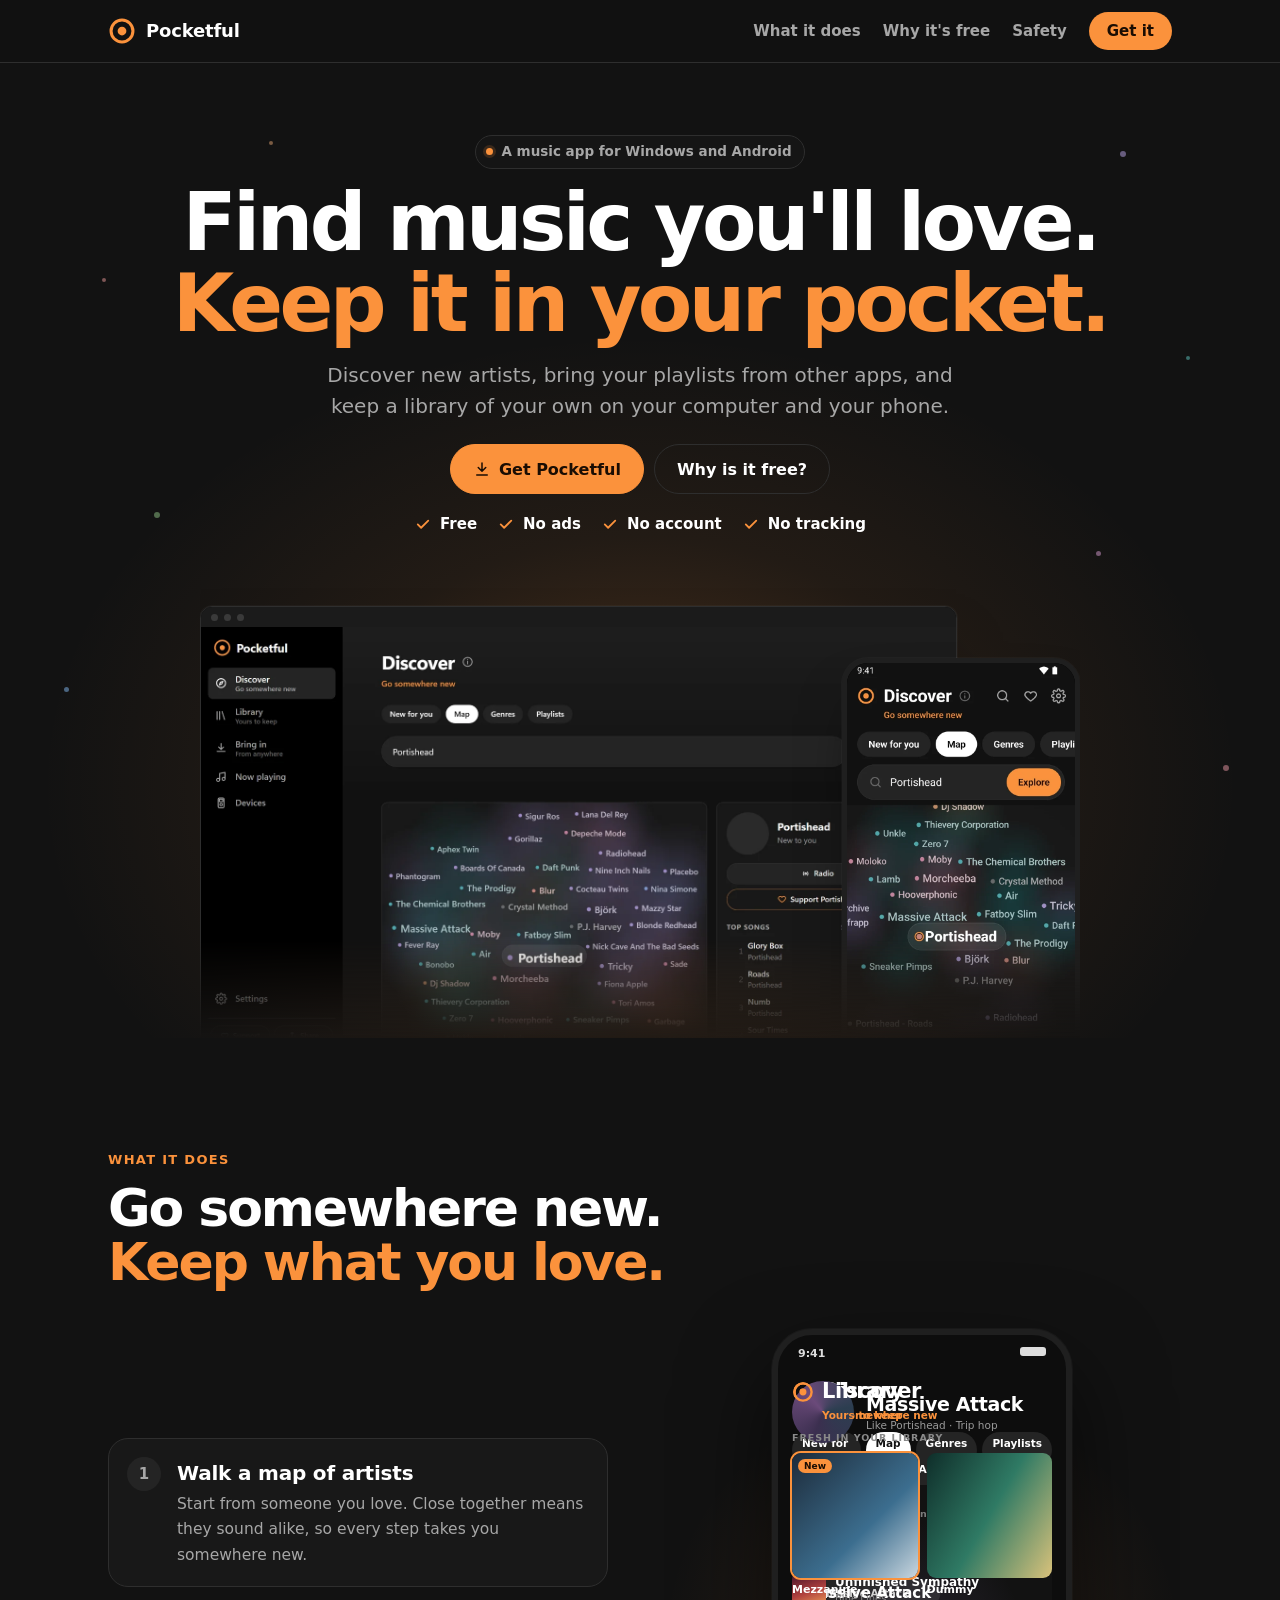
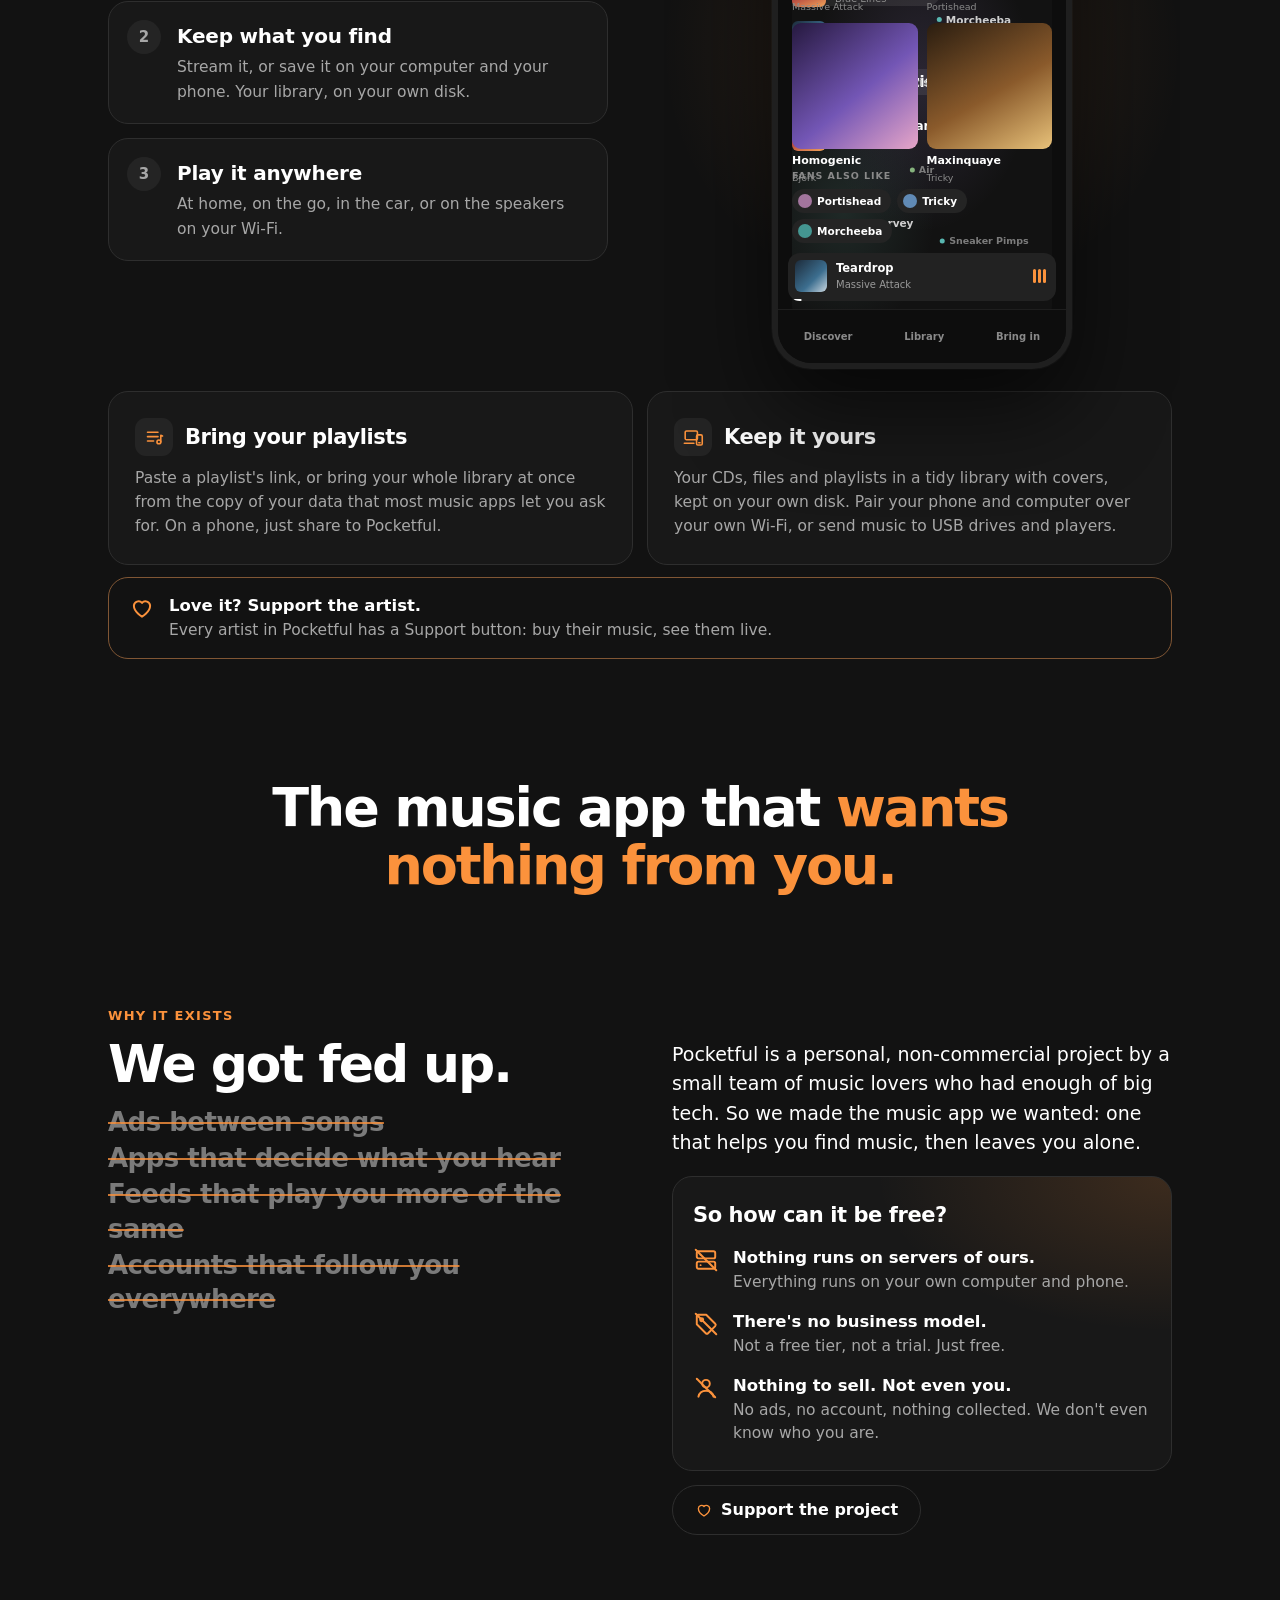
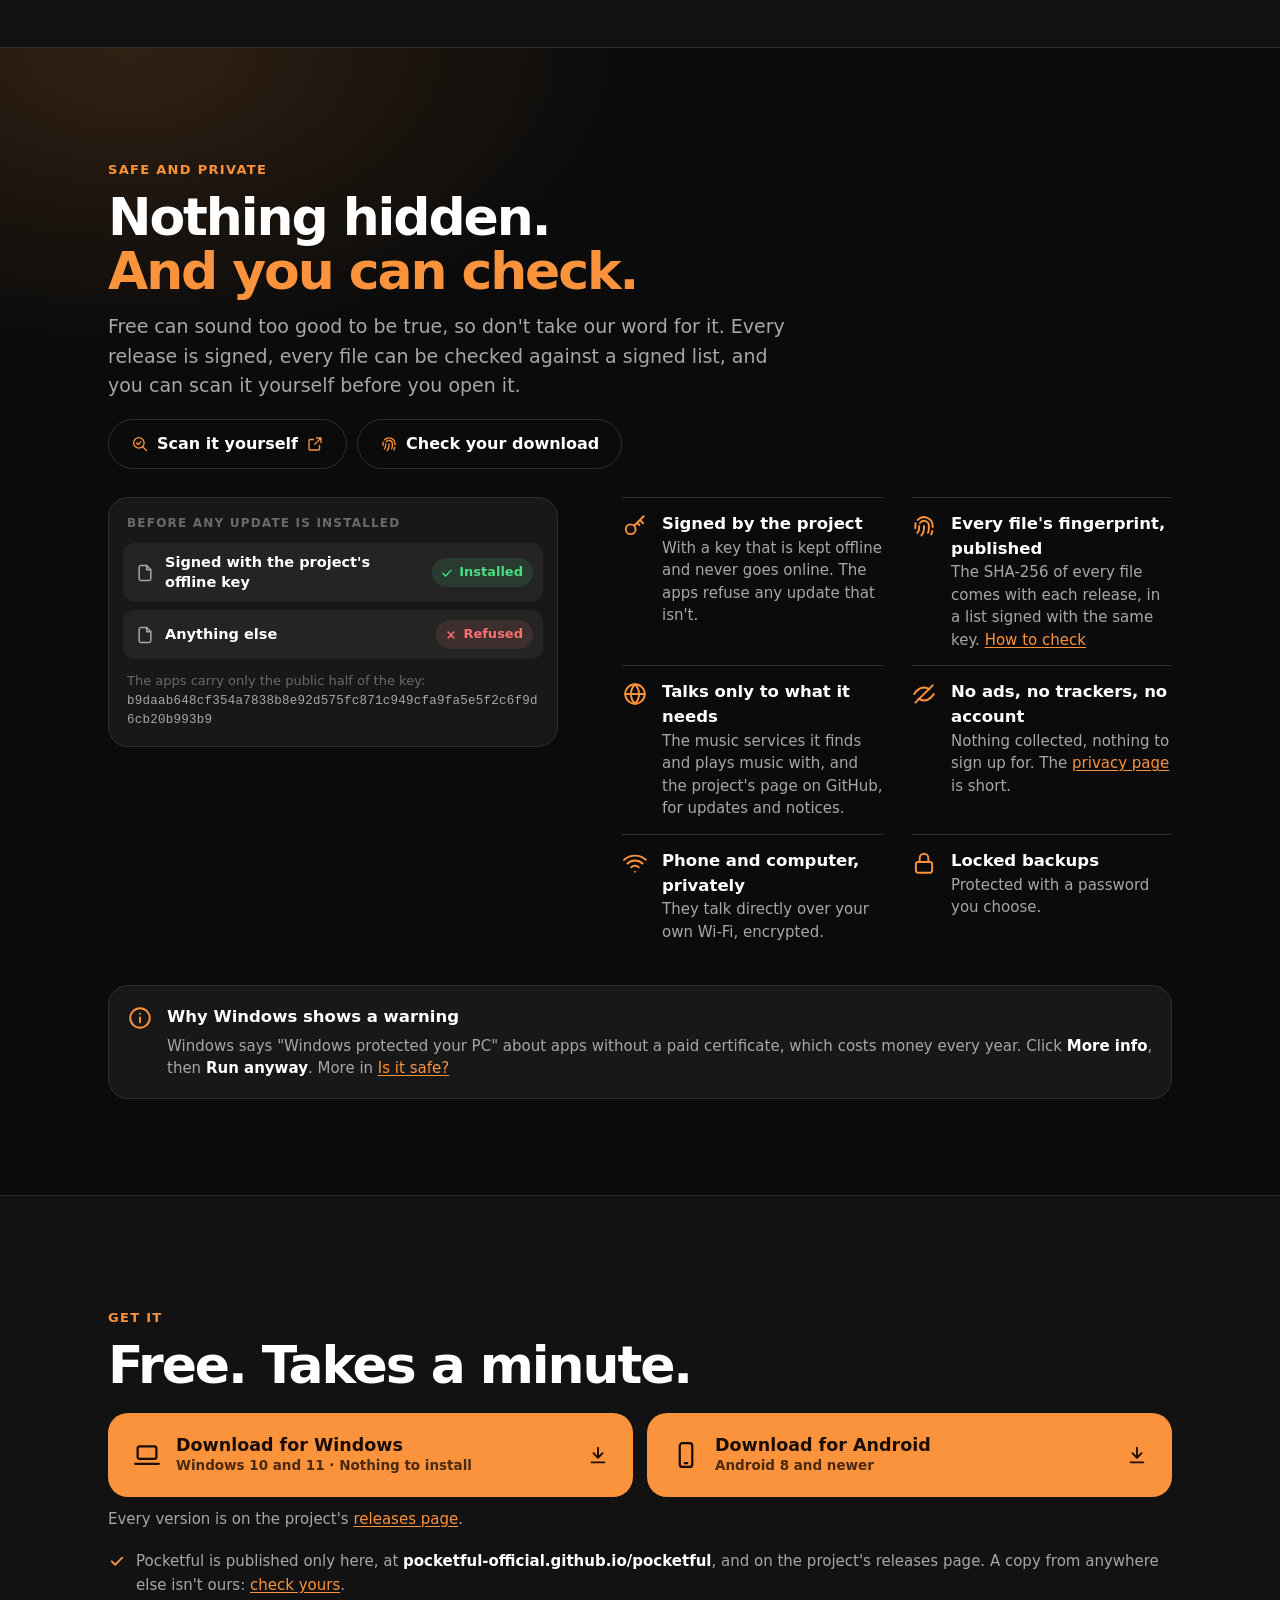
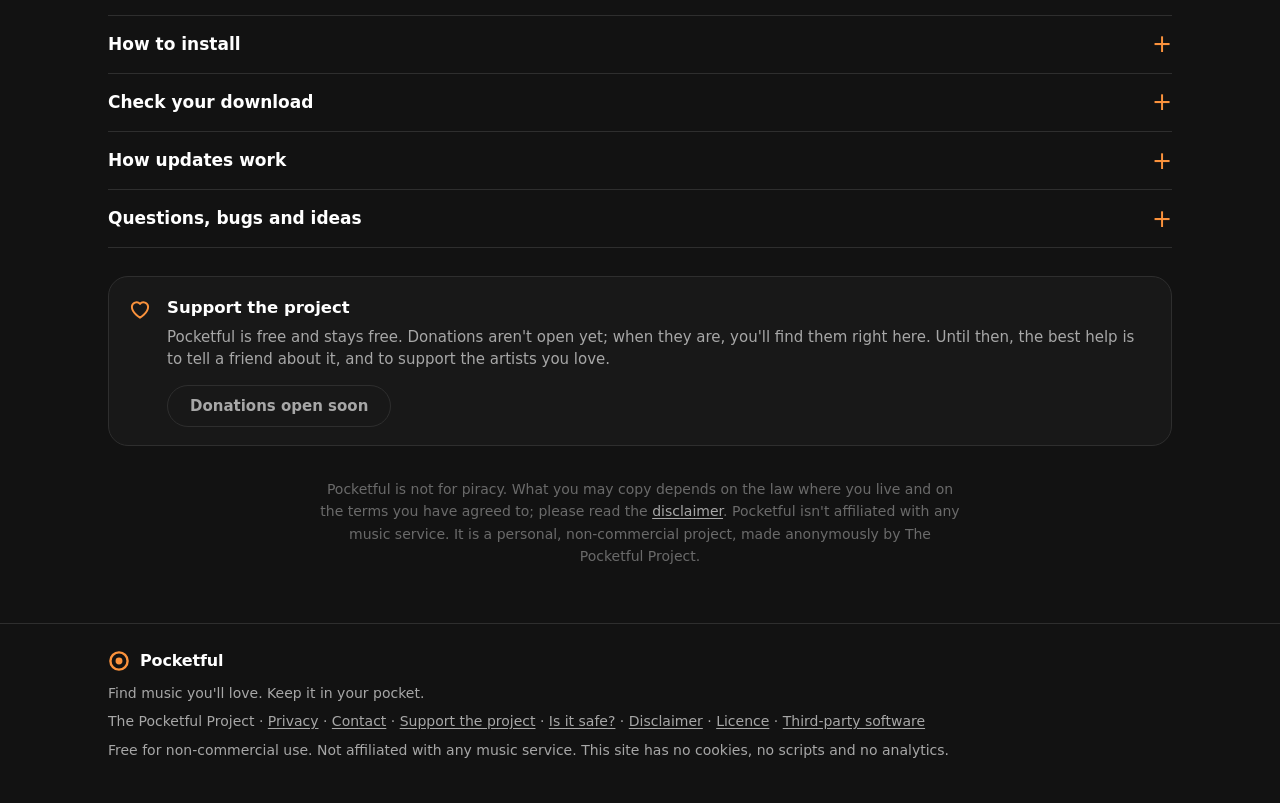
<file: docs/index.html>
<!doctype html>
<html lang="en">
<head>
<meta charset="utf-8">
<meta name="viewport" content="width=device-width, initial-scale=1">
<title>Pocketful: find music you'll love, keep it in your pocket</title>
<meta name="description" content="Pocketful is a free music app for Windows and Android. Discover new artists on a map of music, bring in your playlists, your CDs and your files, and keep it all in a library of your own. No ads, no account, no tracking.">
<meta name="referrer" content="no-referrer">
<meta name="theme-color" content="#121212">
<meta property="og:type" content="website">
<meta property="og:title" content="Pocketful: find music you'll love, keep it in your pocket">
<meta property="og:description" content="A free music app for Windows and Android. No ads, no account, no tracking.">
<meta property="og:url" content="https://pocketful-official.github.io/pocketful/">
<meta property="og:image" content="https://pocketful-official.github.io/pocketful/og-0.16.png">
<meta property="og:image:width" content="1280">
<meta property="og:image:height" content="640">
<meta name="twitter:card" content="summary_large_image">
<link rel="icon" href="favicon.svg" type="image/svg+xml">
<link rel="stylesheet" href="style.css">
</head>
<body class="home">

<!-- Line icons, drawn once and reused (plain strokes, like the apps; never emoji). -->
<svg width="0" height="0" style="position:absolute" aria-hidden="true">
  <defs>
    <symbol id="i-logo" viewBox="0 0 32 32"><circle cx="16" cy="16" r="12.5" fill="none" stroke="currentColor" stroke-width="3.5"/><circle cx="16" cy="16" r="5" fill="currentColor"/></symbol>
    <symbol id="i-compass" viewBox="0 0 24 24" fill="none" stroke="currentColor" stroke-width="1.8" stroke-linecap="round" stroke-linejoin="round"><circle cx="12" cy="12" r="9"/><path d="m15.5 8.5-2 5-5 2 2-5 5-2z"/></symbol>
    <symbol id="i-list" viewBox="0 0 24 24" fill="none" stroke="currentColor" stroke-width="1.8" stroke-linecap="round" stroke-linejoin="round"><path d="M4 6h12M4 11h12M4 16h7"/><circle cx="17" cy="17" r="2.2"/><path d="M19.2 17V9.5l2 .7"/></symbol>
    <symbol id="i-devices" viewBox="0 0 24 24" fill="none" stroke="currentColor" stroke-width="1.8" stroke-linecap="round" stroke-linejoin="round"><rect x="2.5" y="4.5" width="14" height="10" rx="1.5"/><path d="M1.5 18.5h11"/><rect x="15.5" y="9" width="6.5" height="11.5" rx="1.5"/><path d="M18 18h1.5"/></symbol>
    <symbol id="i-laptop" viewBox="0 0 24 24" fill="none" stroke="currentColor" stroke-width="1.8" stroke-linecap="round" stroke-linejoin="round"><rect x="4.5" y="5" width="15" height="10" rx="1.5"/><path d="M2.5 19h19"/></symbol>
    <symbol id="i-phone" viewBox="0 0 24 24" fill="none" stroke="currentColor" stroke-width="1.8" stroke-linecap="round" stroke-linejoin="round"><rect x="7" y="2.5" width="10" height="19" rx="2.2"/><path d="M11 18.5h2"/></symbol>
    <symbol id="i-key" viewBox="0 0 24 24" fill="none" stroke="currentColor" stroke-width="1.8" stroke-linecap="round" stroke-linejoin="round"><circle cx="8" cy="15" r="4.5"/><path d="M11.2 11.8 20 3M16.5 6.5l3 3M14 9l2.2 2.2"/></symbol>
    <symbol id="i-finger" viewBox="0 0 24 24" fill="none" stroke="currentColor" stroke-width="1.8" stroke-linecap="round" stroke-linejoin="round"><path d="M6.2 6.4A8 8 0 0 1 20 12v1"/><path d="M4.3 9.5A8 8 0 0 0 4 12v2"/><path d="M8.3 9.2A4.5 4.5 0 0 1 16.5 12v2.2a10 10 0 0 1-.9 4.1"/><path d="M7.5 12v2a6.5 6.5 0 0 1-1.6 4.4"/><path d="M12 12v2.4a9.6 9.6 0 0 1-2.4 6.3"/><path d="M19.8 16.5a14 14 0 0 1-1.2 3.3"/></symbol>
    <symbol id="i-user" viewBox="0 0 24 24" fill="none" stroke="currentColor" stroke-width="1.8" stroke-linecap="round" stroke-linejoin="round"><circle cx="12" cy="8" r="3.5"/><path d="M5 20c.8-3.6 3.6-5.5 7-5.5s6.2 1.9 7 5.5"/><path d="M3.5 3.5l17 17"/></symbol>
    <symbol id="i-eye" viewBox="0 0 24 24" fill="none" stroke="currentColor" stroke-width="1.8" stroke-linecap="round" stroke-linejoin="round"><path d="M3 12s3.3-6 9-6c2 0 3.7.7 5.1 1.7M21 12s-3.3 6-9 6c-2 0-3.7-.7-5.1-1.7"/><path d="M4 20L20 4"/></symbol>
    <symbol id="i-wifi" viewBox="0 0 24 24" fill="none" stroke="currentColor" stroke-width="1.8" stroke-linecap="round" stroke-linejoin="round"><path d="M5 12.5a10 10 0 0 1 14 0M8.5 16a5 5 0 0 1 7 0M2 9a15 15 0 0 1 20 0M12 20h.01"/></symbol>
    <symbol id="i-lock" viewBox="0 0 24 24" fill="none" stroke="currentColor" stroke-width="1.8" stroke-linecap="round" stroke-linejoin="round"><rect x="4.5" y="11" width="15" height="10" rx="2"/><path d="M8 11V7.5a4 4 0 0 1 8 0V11"/></symbol>
    <symbol id="i-info" viewBox="0 0 24 24" fill="none" stroke="currentColor" stroke-width="1.8" stroke-linecap="round" stroke-linejoin="round"><circle cx="12" cy="12" r="9"/><path d="M12 16v-4.5M12 8h.01"/></symbol>
    <symbol id="i-check" viewBox="0 0 24 24" fill="none" stroke="currentColor" stroke-width="2.4" stroke-linecap="round" stroke-linejoin="round"><path d="m5 12.5 4.5 4.5L19 7.5"/></symbol>
    <symbol id="i-x" viewBox="0 0 24 24" fill="none" stroke="currentColor" stroke-width="2.4" stroke-linecap="round" stroke-linejoin="round"><path d="M17 7 7 17M7 7l10 10"/></symbol>
    <symbol id="i-file" viewBox="0 0 24 24" fill="none" stroke="currentColor" stroke-width="1.8" stroke-linecap="round" stroke-linejoin="round"><path d="M14 3H7a2 2 0 0 0-2 2v14a2 2 0 0 0 2 2h10a2 2 0 0 0 2-2V8z"/><path d="M14 3v5h5"/></symbol>
    <symbol id="i-heart" viewBox="0 0 24 24" fill="none" stroke="currentColor" stroke-width="1.8" stroke-linecap="round" stroke-linejoin="round"><path d="M12 20s-7.5-4.4-7.5-10A4.3 4.3 0 0 1 12 7.3 4.3 4.3 0 0 1 19.5 10c0 5.6-7.5 10-7.5 10z"/></symbol>
    <symbol id="i-server" viewBox="0 0 24 24" fill="none" stroke="currentColor" stroke-width="1.8" stroke-linecap="round" stroke-linejoin="round"><rect x="3.5" y="4" width="17" height="6.5" rx="1.5"/><rect x="3.5" y="13.5" width="17" height="6.5" rx="1.5"/><path d="M7 7.25h.01M7 16.75h.01"/><path d="M2.5 2.5l19 19"/></symbol>
    <symbol id="i-tag" viewBox="0 0 24 24" fill="none" stroke="currentColor" stroke-width="1.8" stroke-linecap="round" stroke-linejoin="round"><path d="M3.5 12.2V4.5a1 1 0 0 1 1-1h7.7l8.3 8.3a1.5 1.5 0 0 1 0 2.1l-6.6 6.6a1.5 1.5 0 0 1-2.1 0z"/><circle cx="8" cy="8" r="1.4"/><path d="M2.5 2.5l19 19"/></symbol>
    <symbol id="i-globe" viewBox="0 0 24 24" fill="none" stroke="currentColor" stroke-width="1.8" stroke-linecap="round" stroke-linejoin="round"><circle cx="12" cy="12" r="9"/><path d="M3 12h18M12 3c2.5 2.6 3.8 5.6 3.8 9s-1.3 6.4-3.8 9c-2.5-2.6-3.8-5.6-3.8-9S9.5 5.6 12 3z"/></symbol>
    <symbol id="i-scan" viewBox="0 0 24 24" fill="none" stroke="currentColor" stroke-width="1.8" stroke-linecap="round" stroke-linejoin="round"><circle cx="10.5" cy="10.5" r="7"/><path d="m15.6 15.6 5 5"/><path d="m7.6 10.6 2 2 3.6-3.8"/></symbol>
    <symbol id="i-out" viewBox="0 0 24 24" fill="none" stroke="currentColor" stroke-width="1.8" stroke-linecap="round" stroke-linejoin="round"><path d="M14 4h6v6M20 4l-8.5 8.5"/><path d="M18 14v4.5a1.5 1.5 0 0 1-1.5 1.5h-11A1.5 1.5 0 0 1 4 18.5v-11A1.5 1.5 0 0 1 5.5 6H10"/></symbol>
    <symbol id="i-down" viewBox="0 0 24 24" fill="none" stroke="currentColor" stroke-width="2" stroke-linecap="round" stroke-linejoin="round"><path d="M12 4v11M7 10l5 5 5-5M5 20h14"/></symbol>
  </defs>
</svg>

<header class="top">
  <div class="wide">
    <a class="brand" href="index.html"><svg aria-hidden="true"><use href="#i-logo"/></svg>Pocketful</a>
    <nav class="links" aria-label="Main">
      <a class="hide-sm" href="#what">What it does</a>
      <a class="hide-sm" href="#why">Why it's free</a>
      <a class="hide-sm" href="#safe">Safety</a>
      <a class="cta" href="#get">Get it</a>
    </nav>
  </div>
</header>

<main class="home-main">

  <!-- 1. The first look: one strong line, the two buttons, the four promises. -->
  <section class="hero">
    <div class="sky" aria-hidden="true"><i></i><i></i><i></i><i></i><i></i><i></i><i></i><i></i><i></i></div>
    <div class="wide">
      <div class="hero-text">
        <p class="kicker">A music app for Windows and Android</p>
        <h1>Find music you'll love. <span>Keep it in your&nbsp;pocket.</span></h1>
        <p class="sub">Discover new artists, bring your playlists from other apps, and keep a library of your own on your computer and your phone.</p>
        <div class="buttons">
          <a class="btn" href="#get"><svg aria-hidden="true"><use href="#i-down"/></svg>Get Pocketful</a>
          <a class="btn ghost" href="#why">Why is it free?</a>
        </div>
        <ul class="promises" aria-label="Promises">
          <li><svg aria-hidden="true"><use href="#i-check"/></svg>Free</li>
          <li><svg aria-hidden="true"><use href="#i-check"/></svg>No ads</li>
          <li><svg aria-hidden="true"><use href="#i-check"/></svg>No account</li>
          <li><svg aria-hidden="true"><use href="#i-check"/></svg>No tracking</li>
        </ul>
      </div>

      <div class="stage">
        <div class="window"><div class="bar"><i></i><i></i><i></i></div><img src="img/pc-map.webp" width="1600" height="1000" alt="Pocketful on Windows: a map of artists around Portishead, with Massive Attack, Björk, Tricky and many more, and the artist's top songs"></div>
        <div class="phone"><div class="screen"><img src="img/phone-map.webp" width="720" height="1600" alt="Pocketful on Android: the same map of artists"></div></div>
      </div>
    </div>
  </section>

  <!-- 2. What it does: the app at work (a phone drawn in CSS, one 18 s story on a loop). -->
  <section class="section what" id="what">
    <div class="wide">
      <p class="eyebrow">What it does</p>
      <h2>Go somewhere new. <span>Keep what you love.</span></h2>

      <div class="live">
        <ol class="steps-live">
          <li><span class="n">1</span><div><b>Walk a map of artists</b><span>Start from someone you love. Close together means they sound alike, so every step takes you somewhere new.</span></div></li>
          <li><span class="n">2</span><div><b>Keep what you find</b><span>Stream it, or save it on your computer and your phone. Your library, on your own disk.</span></div></li>
          <li><span class="n">3</span><div><b>Play it anywhere</b><span>At home, on the go, in the car, or on the speakers on your Wi-Fi.</span></div></li>
        </ol>

        <div class="demo" aria-hidden="true">
          <div class="dphone"><div class="scr">
            <div class="status"><span>9:41</span><i></i></div>

            <div class="sc s1">
              <div class="apphead"><svg><use href="#i-logo"/></svg><b>Discover</b></div><small>Go somewhere new</small>
              <div class="pills"><i>New for you</i><i class="on">Map</i><i>Genres</i><i>Playlists</i></div>
              <div class="map">
                <div class="pan" style="--px: 24%; --py: 20%">
                  <span class="far" style="--x: 50%; --y: 8%; --h: 140">Bonobo</span>
                  <span style="--x: 78%; --y: 15%; --h: 20">Moloko</span>
                  <span class="far" style="--x: 16%; --y: 9%; --h: 250">Unkle</span>
                  <span style="--x: 26%; --y: 26%; --h: 300" class="from">Massive Attack</span>
                  <span style="--x: 26%; --y: 26%; --h: 300" class="hl to">Massive Attack</span>
                  <span style="--x: 70%; --y: 32%; --h: 190">Morcheeba</span>
                  <span class="far" style="--x: 8%; --y: 40%; --h: 60">Lamb</span>
                  <span style="--x: 50%; --y: 46%" class="hl from">Portishead</span>
                  <span style="--x: 50%; --y: 46%; --h: 330" class="to">Portishead</span>
                  <span style="--x: 22%; --y: 58%; --h: 330">Björk</span>
                  <span style="--x: 76%; --y: 58%; --h: 250">Tricky</span>
                  <span class="far" style="--x: 50%; --y: 66%; --h: 140">Air</span>
                  <span style="--x: 34%; --y: 78%; --h: 20">PJ Harvey</span>
                  <span class="far" style="--x: 74%; --y: 82%; --h: 190">Sneaker Pimps</span>
                  <span class="far" style="--x: 16%; --y: 92%; --h: 60">Hooverphonic</span>
                  <span class="far" style="--x: -6%; --y: 14%; --h: 20">Thievery Corporation</span>
                  <span class="far" style="--x: -2%; --y: -6%; --h: 300">DJ Shadow</span>
                  <span class="far" style="--x: 26%; --y: -14%; --h: 140">Zero 7</span>
                  <i class="tap" style="--x: 26%; --y: 26%"></i>
                </div>
              </div>
            </div>

            <div class="sc s2">
              <div class="art"><i class="av"></i><div><b>Massive Attack</b><small>Like Portishead · Trip hop</small></div></div>
              <div class="abtns"><span class="play">&#9654;</span><span>Radio</span><span class="add">+ Add<i class="done">&#10003; Added</i></span></div>
              <div class="rows">
                <p class="lbl">TOP SONGS</p>
                <div class="row"><i class="cv g1"></i><div><b>Teardrop</b><small>Mezzanine</small></div><em class="st">&#10003;</em><span class="pb"></span></div>
                <div class="row"><i class="cv g2"></i><div><b>Unfinished Sympathy</b><small>Blue Lines</small></div><em class="st">&#10003;</em><span class="pb"></span></div>
                <div class="row"><i class="cv g1"></i><div><b>Angel</b><small>Mezzanine</small></div><em class="st">&#10003;</em><span class="pb"></span></div>
                <div class="row"><i class="cv g6"></i><div><b>Protection</b><small>Protection</small></div></div>
                <div class="row"><i class="cv g2"></i><div><b>Safe from Harm</b><small>Blue Lines</small></div></div>
              </div>
              <p class="lbl fans">FANS ALSO LIKE</p>
              <div class="fans"><span><i style="--h: 330"></i>Portishead</span><span><i style="--h: 250"></i>Tricky</span><span><i style="--h: 190"></i>Morcheeba</span></div>
              <div class="choice"><p>Add 3 songs</p><div><span>Stream</span><span class="dl">Download</span></div></div>
            </div>

            <div class="sc s3">
              <div class="apphead"><svg><use href="#i-logo"/></svg><b>Library</b></div><small>Yours to keep</small>
              <p class="lbl shelf">FRESH IN YOUR LIBRARY</p>
              <div class="tiles">
                <div class="new"><i class="cv g1"></i><b>Mezzanine</b><small>Massive Attack</small></div>
                <div><i class="cv g3"></i><b>Dummy</b><small>Portishead</small></div>
                <div><i class="cv g4"></i><b>Homogenic</b><small>Björk</small></div>
                <div><i class="cv g5"></i><b>Maxinquaye</b><small>Tricky</small></div>
              </div>
            </div>
            <div class="mini"><i class="cv g1"></i><div><b>Teardrop</b><small>Massive Attack</small></div><span class="eq"><i></i><i></i><i></i></span><i class="line"></i></div>

            <div class="tabs"><i class="t1">Discover</i><i class="t2">Library</i><i>Bring in</i></div>
          </div></div>
        </div>
      </div>

      <div class="blocks">
        <article class="block">
          <h3><span class="icon"><svg aria-hidden="true"><use href="#i-list"/></svg></span>Bring your playlists</h3>
          <p>Paste a playlist's link, or bring your whole library at once from the copy of your data that most music apps let you ask for. On a phone, just share to Pocketful.</p>
        </article>

        <article class="block">
          <h3><span class="icon"><svg aria-hidden="true"><use href="#i-devices"/></svg></span>Keep it yours</h3>
          <p>Your CDs, files and playlists in a tidy library with covers, kept on your own disk. Pair your phone and computer over your own Wi-Fi, or send music to USB drives and players.</p>
        </article>
      </div>

      <p class="artists"><svg aria-hidden="true"><use href="#i-heart"/></svg><span><b>Love it? Support the artist.</b> Every artist in Pocketful has a Support button: buy their music, see them live.</span></p>
    </div>
  </section>

  <!-- The promise, in a band of its own. -->
  <section class="nothing">
    <div class="wide"><p>The music app that <span>wants nothing from&nbsp;you.</span></p></div>
  </section>

  <!-- 2. Why it exists: the honest answer to "what's the catch?". -->
  <section class="section why" id="why">
    <div class="wide">
      <div class="why-head">
        <p class="eyebrow">Why it exists</p>
        <h2>We got fed up.</h2>
        <ul class="struck" aria-label="What we got fed up with">
          <li><s>Ads between songs</s></li>
          <li><s>Apps that decide what you hear</s></li>
          <li><s>Feeds that play you more of the same</s></li>
          <li><s>Accounts that follow you everywhere</s></li>
        </ul>
      </div>
      <div class="why-body">
        <p class="lead">Pocketful is a personal, non-commercial project by a small team of music lovers who had enough of big tech. So we made the music app we wanted: one that helps you find music, then leaves you alone.</p>
        <div class="how-free">
          <h3>So how can it be free?</h3>
          <ul>
            <li><svg aria-hidden="true"><use href="#i-server"/></svg><div><b>Nothing runs on servers of ours.</b> Everything runs on your own computer and phone.</div></li>
            <li><svg aria-hidden="true"><use href="#i-tag"/></svg><div><b>There's no business model.</b> Not a free tier, not a trial. Just free.</div></li>
            <li><svg aria-hidden="true"><use href="#i-user"/></svg><div><b>Nothing to sell. Not even you.</b> No ads, no account, nothing collected. We don't even know who you are.</div></li>
          </ul>
        </div>
        <a class="btn ghost support-btn" href="#support"><svg aria-hidden="true"><use href="#i-heart"/></svg>Support the project</a>
      </div>
    </div>
  </section>

  <!-- 4. Safe and private: what keeps it safe, and how anyone can check it without trusting us. -->
  <section class="section safe" id="safe">
    <div class="wide">
      <div class="safe-head">
        <p class="eyebrow">Safe and private</p>
        <h2>Nothing hidden. <span>And you can check.</span></h2>
        <p class="lead">Free can sound too good to be true, so don't take our word for it. Every release is signed, every file can be checked against a signed list, and you can scan it yourself before you open it.</p>
        <div class="buttons">
          <a class="btn ghost" href="https://www.virustotal.com/gui/home/upload" rel="noopener"><svg aria-hidden="true"><use href="#i-scan"/></svg>Scan it yourself<svg aria-hidden="true"><use href="#i-out"/></svg></a>
          <a class="btn ghost" href="#check"><svg aria-hidden="true"><use href="#i-finger"/></svg>Check your download</a>
        </div>
      </div>

      <figure class="gate" aria-label="How an update is checked">
        <figcaption>Before any update is installed</figcaption>
        <div class="gate-row ok"><svg class="f" aria-hidden="true"><use href="#i-file"/></svg><span>Signed with the project's offline key</span><b><svg aria-hidden="true"><use href="#i-check"/></svg>Installed</b></div>
        <div class="gate-row no"><svg class="f" aria-hidden="true"><use href="#i-file"/></svg><span>Anything else</span><b><svg aria-hidden="true"><use href="#i-x"/></svg>Refused</b></div>
        <p class="key">The apps carry only the public half of the key: <code>b9daab648cf354a7838b8e92d575fc871c949cfa9fa5e5f2c6f9d6cb20b993b9</code></p>
      </figure>

      <ul class="facts">
        <li><svg aria-hidden="true"><use href="#i-key"/></svg><div><b>Signed by the project</b> <span>With a key that is kept offline and never goes online. The apps refuse any update that isn't.</span></div></li>
        <li><svg aria-hidden="true"><use href="#i-finger"/></svg><div><b>Every file's fingerprint, published</b> <span>The SHA-256 of every file comes with each release, in a list signed with the same key. <a href="#check">How to check</a></span></div></li>
        <li><svg aria-hidden="true"><use href="#i-globe"/></svg><div><b>Talks only to what it needs</b> <span>The music services it finds and plays music with, and the project's page on GitHub, for updates and notices.</span></div></li>
        <li><svg aria-hidden="true"><use href="#i-eye"/></svg><div><b>No ads, no trackers, no account</b> <span>Nothing collected, nothing to sign up for. The <a href="privacy/index.html">privacy page</a> is short.</span></div></li>
        <li><svg aria-hidden="true"><use href="#i-wifi"/></svg><div><b>Phone and computer, privately</b> <span>They talk directly over your own Wi-Fi, encrypted.</span></div></li>
        <li><svg aria-hidden="true"><use href="#i-lock"/></svg><div><b>Locked backups</b> <span>Protected with a password you choose.</span></div></li>
      </ul>

      <div class="callout">
        <svg aria-hidden="true"><use href="#i-info"/></svg>
        <div>
          <b>Why Windows shows a warning</b>
          <p>Windows says "Windows protected your PC" about apps without a paid certificate, which costs money every year. Click <b>More info</b>, then <b>Run anyway</b>. More in <a href="safety/index.html">Is it safe?</a></p>
        </div>
      </div>
    </div>
  </section>

  <!-- 5. Get it: two buttons, the steps folded away. -->
  <section class="section get" id="get">
    <div class="wide">
      <p class="eyebrow">Get it</p>
      <h2>Free. Takes a minute.</h2>

      <div class="downloads">
        <a class="dl" href="https://github.com/pocketful-official/pocketful/releases/latest/download/Pocketful-0.18.1-win64.zip">
          <svg class="os" aria-hidden="true"><use href="#i-laptop"/></svg>
          <span><b>Download for Windows</b><small>Windows 10 and 11 · Nothing to install</small></span>
          <svg class="go" aria-hidden="true"><use href="#i-down"/></svg>
        </a>
        <a class="dl" href="https://github.com/pocketful-official/pocketful/releases/latest/download/Pocketful-android-0.18.1.apk">
          <svg class="os" aria-hidden="true"><use href="#i-phone"/></svg>
          <span><b>Download for Android</b><small>Android 8 and newer</small></span>
          <svg class="go" aria-hidden="true"><use href="#i-down"/></svg>
        </a>
      </div>
      <p class="releases">Every version is on the project's <a href="https://github.com/pocketful-official/pocketful/releases/latest">releases page</a>.</p>
      <p class="official"><svg aria-hidden="true"><use href="#i-check"/></svg><span>Pocketful is published only here, at <b>pocketful-official.github.io/pocketful</b>, and on the project's releases page. A copy from anywhere else isn't ours: <a href="#check">check yours</a>.</span></p>

      <div class="folds">
        <details class="more">
          <summary>How to install</summary>
          <div>
            <p><b>On Windows</b></p>
            <ol>
              <li>Get <code>Pocketful-&lt;version&gt;-win64.zip</code>.</li>
              <li>Unzip it anywhere, and open <code>Pocketful.exe</code> once the unzipping has finished. Keep it in its folder: it needs the files next to it. Nothing to install. If a message about a missing file appears the first time, open it again: your antivirus was still checking the new files.</li>
              <li>If Windows says "Windows protected your PC", click <b>More info</b>, then <b>Run anyway</b>. It says this about apps that aren't signed with a paid certificate.</li>
            </ol>
            <p><b>On Android</b></p>
            <ol>
              <li>On the phone, get <code>Pocketful-android-&lt;version&gt;.apk</code>.</li>
              <li>Open it, and allow your browser to install apps when Android asks.</li>
              <li>To bring your computer's library across, open Bring in → Your computer, if you like.</li>
            </ol>
          </div>
        </details>
        <details class="more" id="check">
          <summary>Check your download</summary>
          <div>
            <p>Each release lists the SHA-256 fingerprint of every file in <code>SHA256SUMS.txt</code>. If your file's fingerprint is the same as the one listed, it is exactly the file that was published.</p>
            <p>On Windows, in a Command Prompt in the folder of the download:</p>
            <pre><code>certutil -hashfile Pocketful-&lt;version&gt;-win64.zip SHA256</code></pre>
            <p>On Android, the easiest way is to check the .apk on a computer the same way. After the first install, Android itself refuses any update that isn't signed with the same key as the app you have, and the app checks its own updates (below).</p>
            <p>The Android app is signed with the project's certificate, <code>CN=The Pocketful Project</code>, whose SHA-256 fingerprint is <code>25:76:F1:07:0A:8B:B4:DB:48:D1:DC:8B:F5:E4:2C:E3:7F:CD:3F:FB:57:DE:EC:27:6B:D8:70:35:26:07:07:AB</code>. An app called Pocketful signed with any other certificate isn't ours.</p>
            <p>To scan it as well, upload it to <a href="https://www.virustotal.com/gui/home/upload" rel="noopener">VirusTotal</a>, which checks it with about 70 antivirus engines. If one or two little-known engines flag it, <a href="safety/index.html">Is it safe?</a> explains why.</p>
            <p><code>SHA256SUMS.txt.sig</code> is the project's signature of that list, made with a key that is kept offline and never goes online. The apps check it before installing anything. The public half of the key, to check it yourself, is <code>b9daab648cf354a7838b8e92d575fc871c949cfa9fa5e5f2c6f9d6cb20b993b9</code>. More in <a href="safety/index.html">Is it safe?</a></p>
          </div>
        </details>
        <details class="more" id="updates">
          <summary>How updates work</summary>
          <div>
            <ul>
              <li>A few times a day, while it's open, Pocketful looks at the latest release on the project's releases page. You can turn this off in Settings → Updates.</li>
              <li>A new version is installed only if its files match <code>SHA256SUMS.txt</code> and that list carries the project's signature. Anything else is refused, so not even someone who took over the project's GitHub account could push an update to you.</li>
              <li>About once an hour it also reads the project's signed notice file, for news such as a version with a problem.</li>
              <li>These are plain requests: no account, no ID, nothing about you or your device is sent. Like any website, GitHub can see your IP address.</li>
            </ul>
          </div>
        </details>
        <details class="more">
          <summary>Questions, bugs and ideas</summary>
          <div><p>Use <b>Feedback</b> in the app's Settings, or see the <a href="contact/index.html">contact page</a>.</p></div>
        </details>
      </div>

      <div class="callout support-box" id="support">
        <svg aria-hidden="true"><use href="#i-heart"/></svg>
        <div>
          <b>Support the project</b>
          <p>Pocketful is free and stays free. Donations aren't open yet; when they are, you'll find them right here. Until then, the best help is to tell a friend about it, and to support the artists you love.</p>
          <span class="btn ghost soon" aria-disabled="true">Donations open soon</span>
        </div>
      </div>

      <p class="fine">Pocketful is not for piracy. What you may copy depends on the law where you live and on the terms you have agreed to; please read the <a href="disclaimer/index.html">disclaimer</a>. Pocketful isn't affiliated with any music service. It is a personal, non-commercial project, made anonymously by The Pocketful Project.</p>
    </div>
  </section>

</main>

<footer>
  <div class="wide">
    <a class="brand" href="index.html"><svg aria-hidden="true"><use href="#i-logo"/></svg>Pocketful</a>
    <p>Find music you'll love. Keep it in your pocket.</p>
    <p>The Pocketful Project · <a href="privacy/index.html">Privacy</a> · <a href="contact/index.html">Contact</a> · <a href="#support">Support the project</a> · <a href="safety/index.html">Is it safe?</a> · <a href="disclaimer/index.html">Disclaimer</a> · <a href="licence/index.html">Licence</a> · <a href="notices/index.html">Third-party software</a></p>
    <p>Free for non-commercial use. Not affiliated with any music service. This site has no cookies, no scripts and no analytics.</p>
  </div>
</footer>
</body>
</html>
</file>
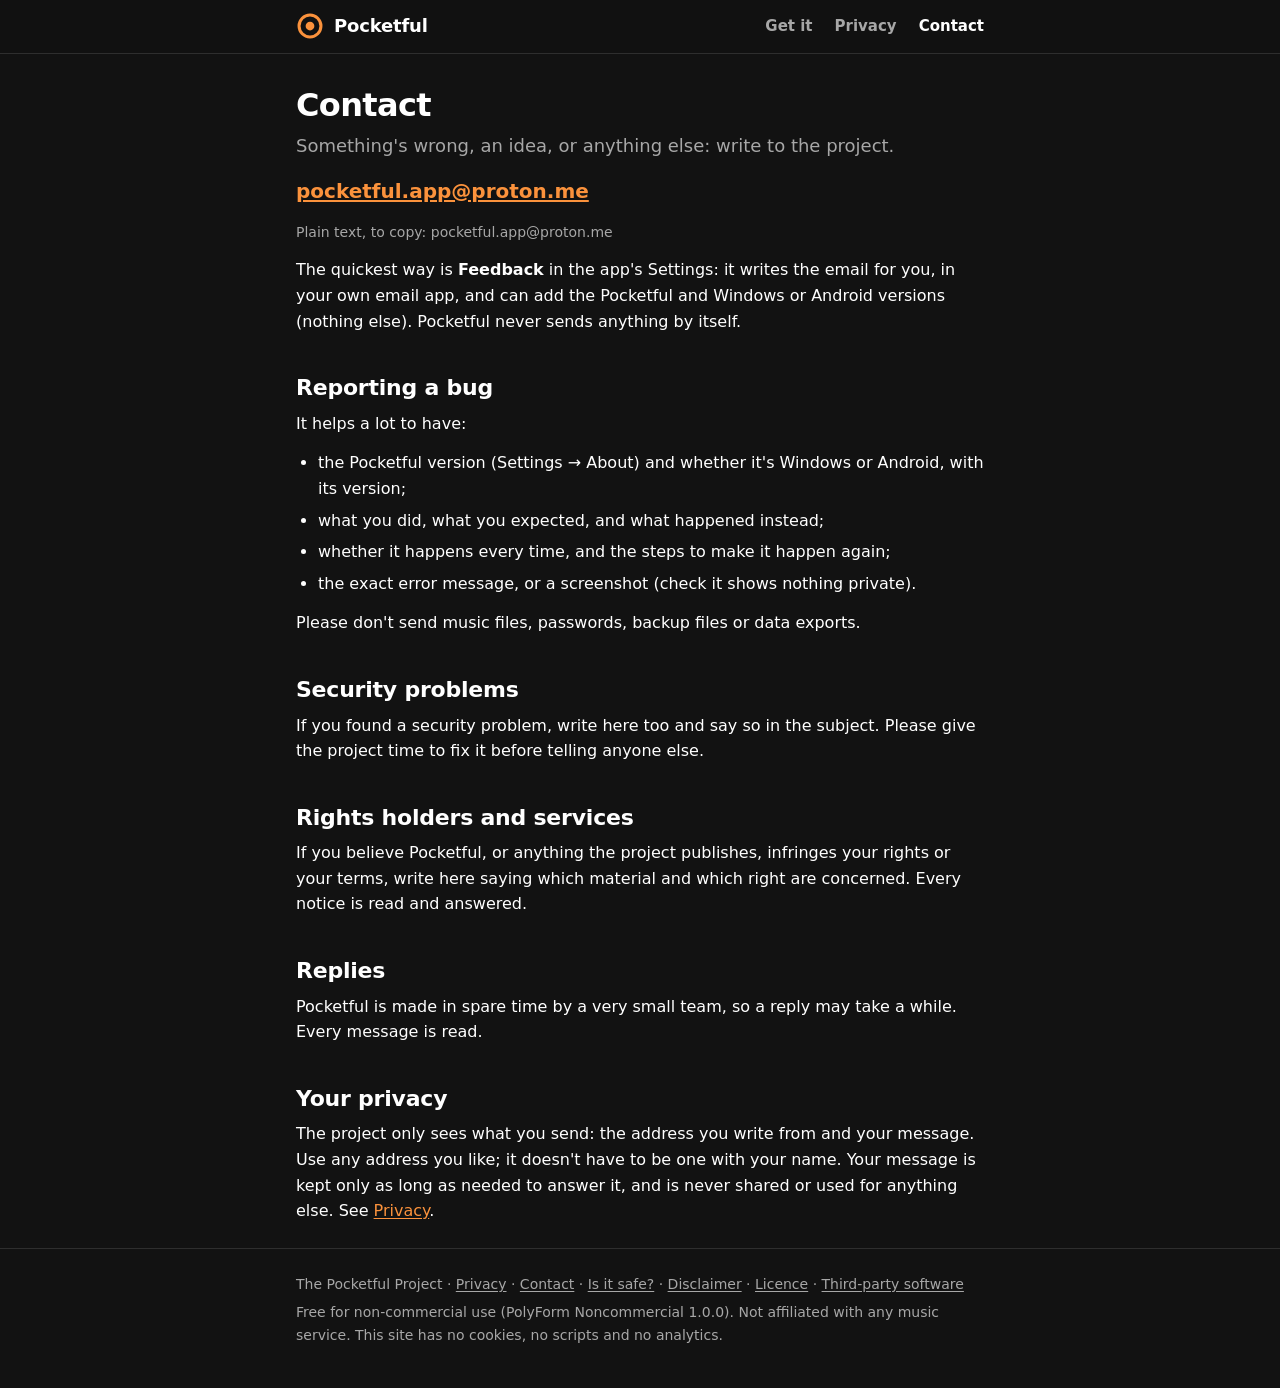
<file: docs/contact/index.html>
<!doctype html>
<html lang="en">
<head>
<meta charset="utf-8">
<meta name="viewport" content="width=device-width, initial-scale=1">
<title>Contact · Pocketful</title>
<meta name="description" content="How to write to The Pocketful Project: bugs, ideas and anything else.">
<meta name="referrer" content="no-referrer">
<link rel="icon" href="../favicon.svg" type="image/svg+xml">
<link rel="stylesheet" href="../style.css">
</head>
<body>
<header class="top">
  <div class="wrap">
    <a class="brand" href="../index.html">
      <svg viewBox="0 0 32 32" aria-hidden="true"><circle cx="16" cy="16" r="12.5" fill="none" stroke="currentColor" stroke-width="3.5"/><circle cx="16" cy="16" r="5" fill="currentColor"/></svg>
      Pocketful
    </a>
    <nav class="links">
      <a href="../index.html#get">Get it</a>
      <a href="../privacy/index.html">Privacy</a>
      <a href="index.html" aria-current="page">Contact</a>
    </nav>
  </div>
</header>

<main class="wrap">
  <h1>Contact</h1>
  <p class="lead">Something's wrong, an idea, or anything else: write to the project.</p>
  <p><a class="email" href="mailto:pocketful.app@proton.me?subject=Pocketful">pocketful.app@proton.me</a></p>
  <p class="muted small">Plain text, to copy: pocketful.app@proton.me</p>
  <p>The quickest way is <b>Feedback</b> in the app's Settings: it writes the email for you, in your own email app, and can add the Pocketful and Windows or Android versions (nothing else). Pocketful never sends anything by itself.</p>

  <h2>Reporting a bug</h2>
  <p>It helps a lot to have:</p>
  <ul>
    <li>the Pocketful version (Settings → About) and whether it's Windows or Android, with its version;</li>
    <li>what you did, what you expected, and what happened instead;</li>
    <li>whether it happens every time, and the steps to make it happen again;</li>
    <li>the exact error message, or a screenshot (check it shows nothing private).</li>
  </ul>
  <p>Please don't send music files, passwords, backup files or data exports.</p>

  <h2>Security problems</h2>
  <p>If you found a security problem, write here too and say so in the subject. Please give the project time to fix it before telling anyone else.</p>

  <h2>Rights holders and services</h2>
  <p>If you believe Pocketful, or anything the project publishes, infringes your rights or your terms, write here saying which material and which right are concerned. Every notice is read and answered.</p>

  <h2>Replies</h2>
  <p>Pocketful is made in spare time by a very small team, so a reply may take a while. Every message is read.</p>

  <h2>Your privacy</h2>
  <p>The project only sees what you send: the address you write from and your message. Use any address you like; it doesn't have to be one with your name. Your message is kept only as long as needed to answer it, and is never shared or used for anything else. See <a href="../privacy/index.html">Privacy</a>.</p>
</main>

<footer>
  <div class="wrap">
    <p>The Pocketful Project · <a href="../privacy/index.html">Privacy</a> · <a href="index.html">Contact</a> · <a href="../safety/index.html">Is it safe?</a> · <a href="../disclaimer/index.html">Disclaimer</a> · <a href="../licence/index.html">Licence</a> · <a href="../notices/index.html">Third-party software</a></p>
    <p>Free for non-commercial use (PolyForm Noncommercial 1.0.0). Not affiliated with any music service. This site has no cookies, no scripts and no analytics.</p>
  </div>
</footer>
</body>
</html>
</file>
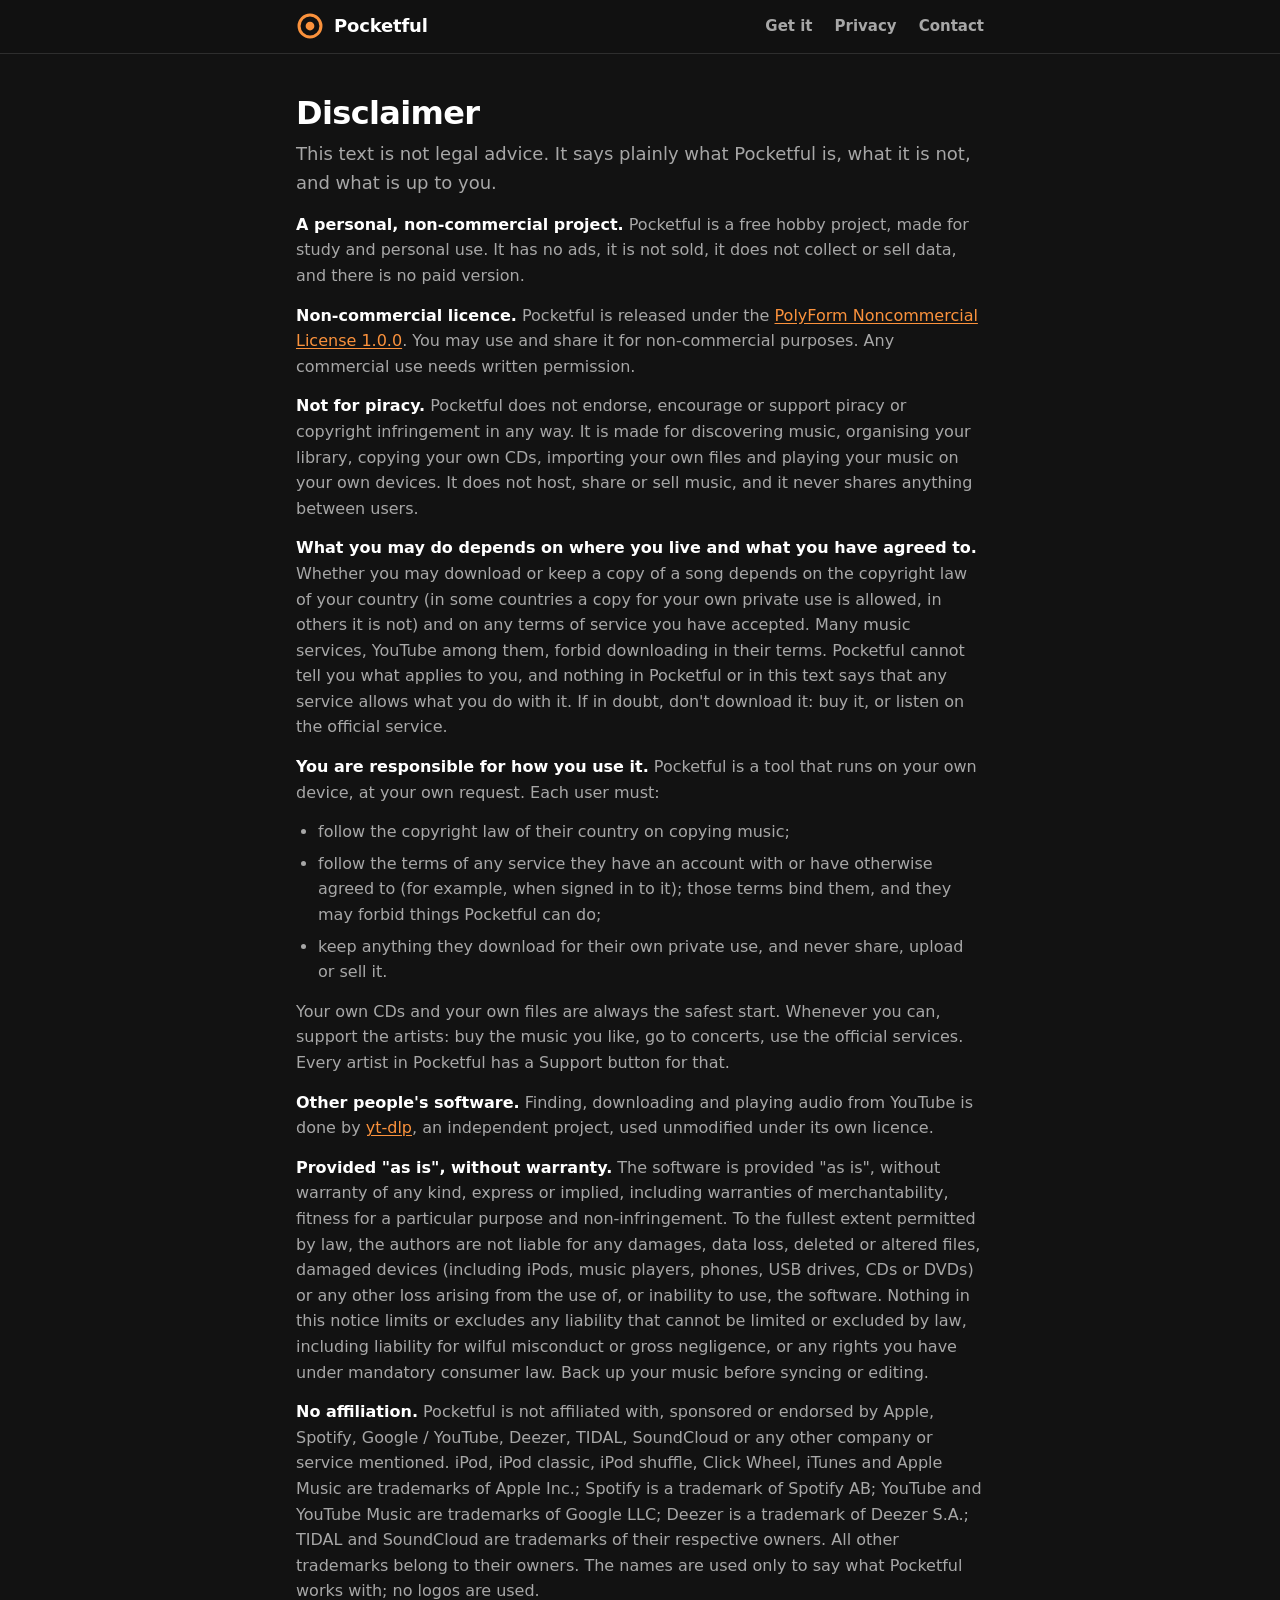
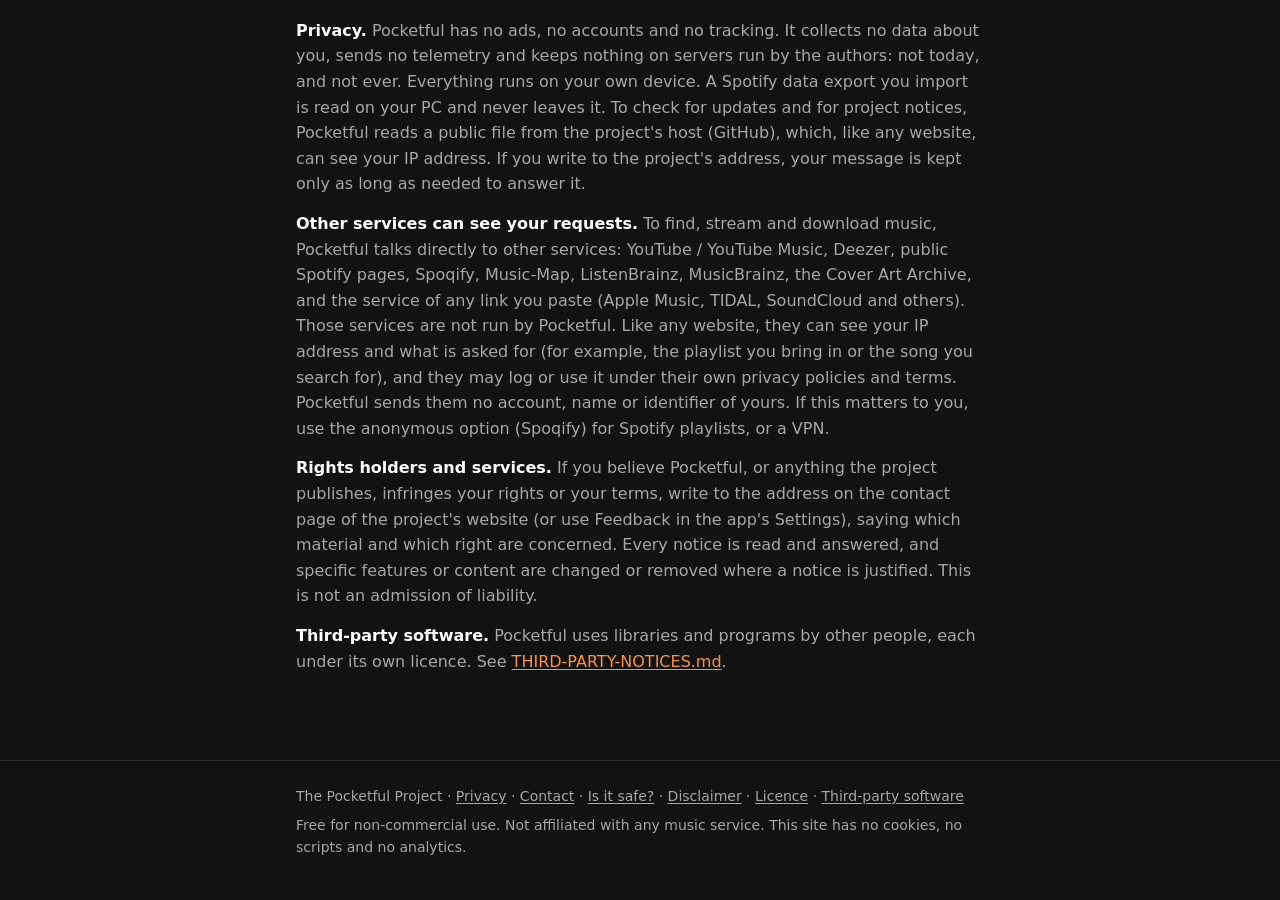
<file: docs/disclaimer/index.html>
<!doctype html>
<html lang="en">
<head>
<meta charset="utf-8">
<meta name="viewport" content="width=device-width, initial-scale=1">
<title>Disclaimer · Pocketful</title>
<meta name="description" content="What Pocketful is, what it is not, and what is up to you.">
<meta name="referrer" content="no-referrer">
<link rel="icon" href="../favicon.svg" type="image/svg+xml">
<link rel="stylesheet" href="../style.css">
</head>
<body>
<header class="top">
  <div class="wrap">
    <a class="brand" href="../index.html">
      <svg viewBox="0 0 32 32" aria-hidden="true"><circle cx="16" cy="16" r="12.5" fill="none" stroke="currentColor" stroke-width="3.5"/><circle cx="16" cy="16" r="5" fill="currentColor"/></svg>
      Pocketful
    </a>
    <nav class="links">
      <a href="../index.html#get">Get it</a>
      <a href="../privacy/index.html">Privacy</a>
      <a href="../contact/index.html">Contact</a>
    </nav>
  </div>
</header>

<main class="wrap doc">
<h1>Disclaimer</h1>
<p class="lead">This text is not legal advice. It says plainly what Pocketful is, what it is not, and what is up to you.</p>
<p><b>A personal, non-commercial project.</b> Pocketful is a free hobby project, made for study and personal use. It has no ads, it is not sold, it does not collect or sell data, and there is no paid version.</p>
<p><b>Non-commercial licence.</b> Pocketful is released under the <a href="../licence/index.html">PolyForm Noncommercial License 1.0.0</a>. You may use and share it for non-commercial purposes. Any commercial use needs written permission.</p>
<p><b>Not for piracy.</b> Pocketful does not endorse, encourage or support piracy or copyright infringement in any way. It is made for discovering music, organising your library, copying your own CDs, importing your own files and playing your music on your own devices. It does not host, share or sell music, and it never shares anything between users.</p>
<p><b>What you may do depends on where you live and what you have agreed to.</b> Whether you may download or keep a copy of a song depends on the copyright law of your country (in some countries a copy for your own private use is allowed, in others it is not) and on any terms of service you have accepted. Many music services, YouTube among them, forbid downloading in their terms. Pocketful cannot tell you what applies to you, and nothing in Pocketful or in this text says that any service allows what you do with it. If in doubt, don't download it: buy it, or listen on the official service.</p>
<p><b>You are responsible for how you use it.</b> Pocketful is a tool that runs on your own device, at your own request. Each user must:</p>
<ul><li>follow the copyright law of their country on copying music;</li><li>follow the terms of any service they have an account with or have otherwise agreed to (for example, when signed in to it); those terms bind them, and they may forbid things Pocketful can do;</li><li>keep anything they download for their own private use, and never share, upload or sell it.</li></ul>
<p>Your own CDs and your own files are always the safest start. Whenever you can, support the artists: buy the music you like, go to concerts, use the official services. Every artist in Pocketful has a Support button for that.</p>
<p><b>Other people's software.</b> Finding, downloading and playing audio from YouTube is done by <a href="https://github.com/yt-dlp/yt-dlp" rel="noopener">yt-dlp</a>, an independent project, used unmodified under its own licence.</p>
<p><b>Provided "as is", without warranty.</b> The software is provided "as is", without warranty of any kind, express or implied, including warranties of merchantability, fitness for a particular purpose and non-infringement. To the fullest extent permitted by law, the authors are not liable for any damages, data loss, deleted or altered files, damaged devices (including iPods, music players, phones, USB drives, CDs or DVDs) or any other loss arising from the use of, or inability to use, the software. Nothing in this notice limits or excludes any liability that cannot be limited or excluded by law, including liability for wilful misconduct or gross negligence, or any rights you have under mandatory consumer law. Back up your music before syncing or editing.</p>
<p><b>No affiliation.</b> Pocketful is not affiliated with, sponsored or endorsed by Apple, Spotify, Google / YouTube, Deezer, TIDAL, SoundCloud or any other company or service mentioned. iPod, iPod classic, iPod shuffle, Click Wheel, iTunes and Apple Music are trademarks of Apple Inc.; Spotify is a trademark of Spotify AB; YouTube and YouTube Music are trademarks of Google LLC; Deezer is a trademark of Deezer S.A.; TIDAL and SoundCloud are trademarks of their respective owners. All other trademarks belong to their owners. The names are used only to say what Pocketful works with; no logos are used.</p>
<p><b>Privacy.</b> Pocketful has no ads, no accounts and no tracking. It collects no data about you, sends no telemetry and keeps nothing on servers run by the authors: not today, and not ever. Everything runs on your own device. A Spotify data export you import is read on your PC and never leaves it. To check for updates and for project notices, Pocketful reads a public file from the project's host (GitHub), which, like any website, can see your IP address. If you write to the project's address, your message is kept only as long as needed to answer it.</p>
<p><b>Other services can see your requests.</b> To find, stream and download music, Pocketful talks directly to other services: YouTube / YouTube Music, Deezer, public Spotify pages, Spoqify, Music-Map, ListenBrainz, MusicBrainz, the Cover Art Archive, and the service of any link you paste (Apple Music, TIDAL, SoundCloud and others). Those services are not run by Pocketful. Like any website, they can see your IP address and what is asked for (for example, the playlist you bring in or the song you search for), and they may log or use it under their own privacy policies and terms. Pocketful sends them no account, name or identifier of yours. If this matters to you, use the anonymous option (Spoqify) for Spotify playlists, or a VPN.</p>
<p><b>Rights holders and services.</b> If you believe Pocketful, or anything the project publishes, infringes your rights or your terms, write to the address on the contact page of the project's website (or use Feedback in the app's Settings), saying which material and which right are concerned. Every notice is read and answered, and specific features or content are changed or removed where a notice is justified. This is not an admission of liability.</p>
<p><b>Third-party software.</b> Pocketful uses libraries and programs by other people, each under its own licence. See <a href="../notices/index.html">THIRD-PARTY-NOTICES.md</a>.</p>
</main>

<footer>
  <div class="wrap">
    <p>The Pocketful Project · <a href="../privacy/index.html">Privacy</a> · <a href="../contact/index.html">Contact</a> · <a href="../safety/index.html">Is it safe?</a> · <a href="../disclaimer/index.html">Disclaimer</a> · <a href="../licence/index.html">Licence</a> · <a href="../notices/index.html">Third-party software</a></p>
    <p>Free for non-commercial use. Not affiliated with any music service. This site has no cookies, no scripts and no analytics.</p>
  </div>
</footer>
</body>
</html>
</file>
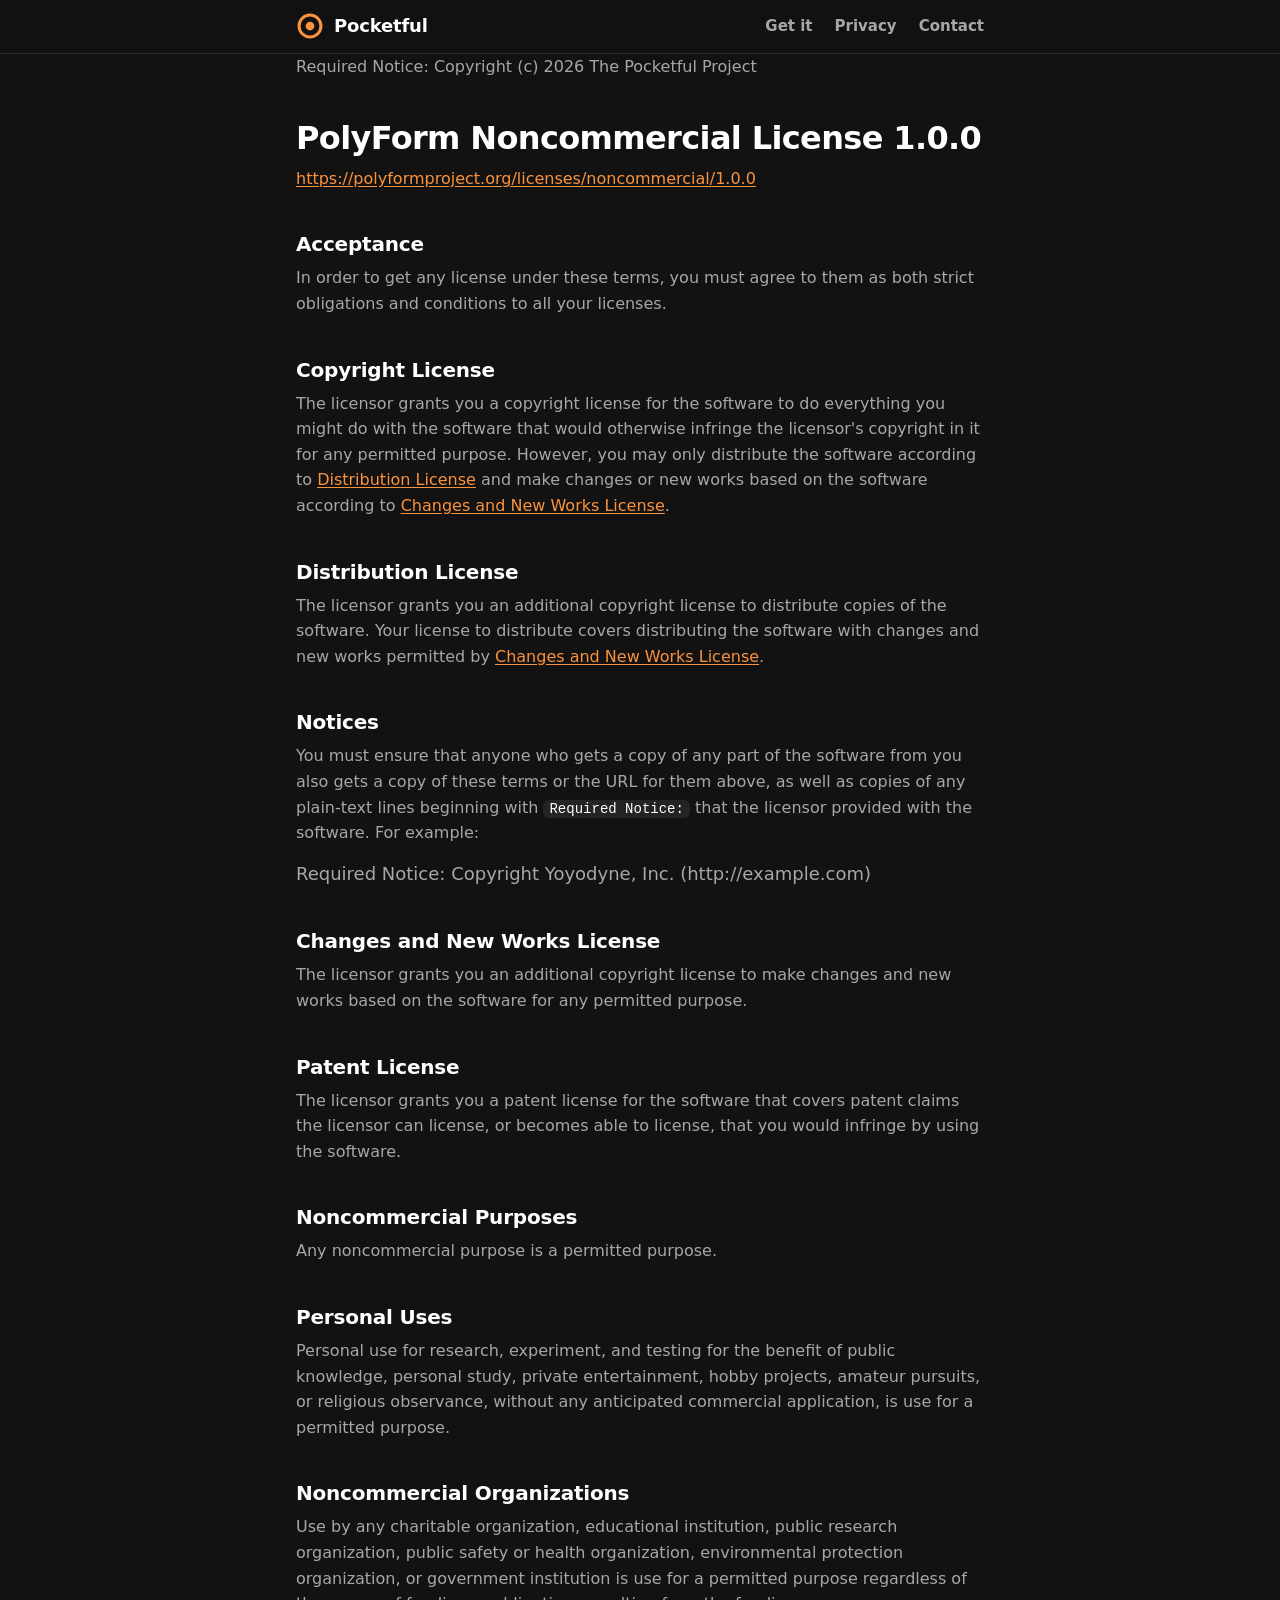
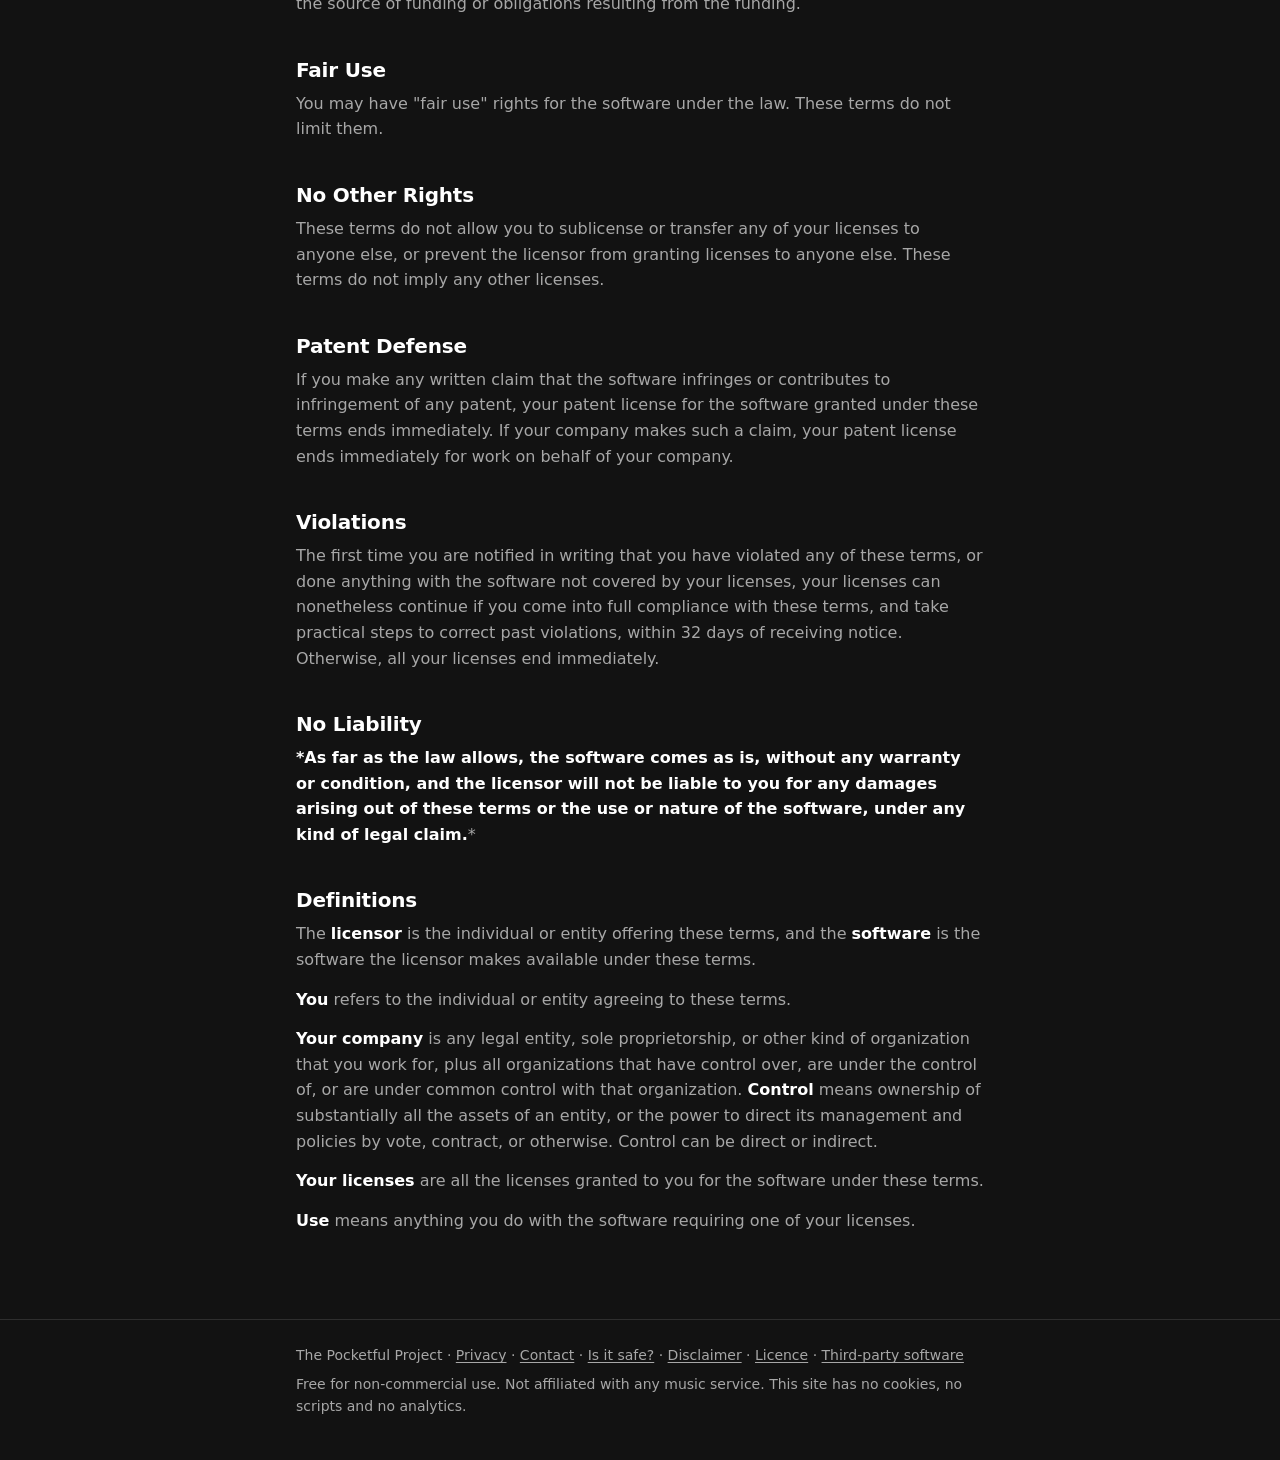
<file: docs/licence/index.html>
<!doctype html>
<html lang="en">
<head>
<meta charset="utf-8">
<meta name="viewport" content="width=device-width, initial-scale=1">
<title>Licence · Pocketful</title>
<meta name="description" content="Pocketful is free for non-commercial use: the PolyForm Noncommercial License 1.0.0.">
<meta name="referrer" content="no-referrer">
<link rel="icon" href="../favicon.svg" type="image/svg+xml">
<link rel="stylesheet" href="../style.css">
</head>
<body>
<header class="top">
  <div class="wrap">
    <a class="brand" href="../index.html">
      <svg viewBox="0 0 32 32" aria-hidden="true"><circle cx="16" cy="16" r="12.5" fill="none" stroke="currentColor" stroke-width="3.5"/><circle cx="16" cy="16" r="5" fill="currentColor"/></svg>
      Pocketful
    </a>
    <nav class="links">
      <a href="../index.html#get">Get it</a>
      <a href="../privacy/index.html">Privacy</a>
      <a href="../contact/index.html">Contact</a>
    </nav>
  </div>
</header>

<main class="wrap doc">
<p>Required Notice: Copyright (c) 2026 The Pocketful Project</p>
<h1>PolyForm Noncommercial License 1.0.0</h1>
<p><a href="https://polyformproject.org/licenses/noncommercial/1.0.0" rel="noopener">https://polyformproject.org/licenses/noncommercial/1.0.0</a></p>
<h2>Acceptance</h2>
<p>In order to get any license under these terms, you must agree to them as both strict obligations and conditions to all your licenses.</p>
<h2>Copyright License</h2>
<p>The licensor grants you a copyright license for the software to do everything you might do with the software that would otherwise infringe the licensor's copyright in it for any permitted purpose.  However, you may only distribute the software according to <a href="#distribution-license">Distribution License</a> and make changes or new works based on the software according to <a href="#changes-and-new-works-license">Changes and New Works License</a>.</p>
<h2>Distribution License</h2>
<p>The licensor grants you an additional copyright license to distribute copies of the software.  Your license to distribute covers distributing the software with changes and new works permitted by <a href="#changes-and-new-works-license">Changes and New Works License</a>.</p>
<h2>Notices</h2>
<p>You must ensure that anyone who gets a copy of any part of the software from you also gets a copy of these terms or the URL for them above, as well as copies of any plain-text lines beginning with <code>Required Notice:</code> that the licensor provided with the software.  For example:</p>
<p class="lead">Required Notice: Copyright Yoyodyne, Inc. (http://example.com)</p>
<h2>Changes and New Works License</h2>
<p>The licensor grants you an additional copyright license to make changes and new works based on the software for any permitted purpose.</p>
<h2>Patent License</h2>
<p>The licensor grants you a patent license for the software that covers patent claims the licensor can license, or becomes able to license, that you would infringe by using the software.</p>
<h2>Noncommercial Purposes</h2>
<p>Any noncommercial purpose is a permitted purpose.</p>
<h2>Personal Uses</h2>
<p>Personal use for research, experiment, and testing for the benefit of public knowledge, personal study, private entertainment, hobby projects, amateur pursuits, or religious observance, without any anticipated commercial application, is use for a permitted purpose.</p>
<h2>Noncommercial Organizations</h2>
<p>Use by any charitable organization, educational institution, public research organization, public safety or health organization, environmental protection organization, or government institution is use for a permitted purpose regardless of the source of funding or obligations resulting from the funding.</p>
<h2>Fair Use</h2>
<p>You may have "fair use" rights for the software under the law. These terms do not limit them.</p>
<h2>No Other Rights</h2>
<p>These terms do not allow you to sublicense or transfer any of your licenses to anyone else, or prevent the licensor from granting licenses to anyone else.  These terms do not imply any other licenses.</p>
<h2>Patent Defense</h2>
<p>If you make any written claim that the software infringes or contributes to infringement of any patent, your patent license for the software granted under these terms ends immediately. If your company makes such a claim, your patent license ends immediately for work on behalf of your company.</p>
<h2>Violations</h2>
<p>The first time you are notified in writing that you have violated any of these terms, or done anything with the software not covered by your licenses, your licenses can nonetheless continue if you come into full compliance with these terms, and take practical steps to correct past violations, within 32 days of receiving notice.  Otherwise, all your licenses end immediately.</p>
<h2>No Liability</h2>
<p><b>*As far as the law allows, the software comes as is, without any warranty or condition, and the licensor will not be liable to you for any damages arising out of these terms or the use or nature of the software, under any kind of legal claim.</b>*</p>
<h2>Definitions</h2>
<p>The <b>licensor</b> is the individual or entity offering these terms, and the <b>software</b> is the software the licensor makes available under these terms.</p>
<p><b>You</b> refers to the individual or entity agreeing to these terms.</p>
<p><b>Your company</b> is any legal entity, sole proprietorship, or other kind of organization that you work for, plus all organizations that have control over, are under the control of, or are under common control with that organization.  <b>Control</b> means ownership of substantially all the assets of an entity, or the power to direct its management and policies by vote, contract, or otherwise.  Control can be direct or indirect.</p>
<p><b>Your licenses</b> are all the licenses granted to you for the software under these terms.</p>
<p><b>Use</b> means anything you do with the software requiring one of your licenses.</p>
</main>

<footer>
  <div class="wrap">
    <p>The Pocketful Project · <a href="../privacy/index.html">Privacy</a> · <a href="../contact/index.html">Contact</a> · <a href="../safety/index.html">Is it safe?</a> · <a href="../disclaimer/index.html">Disclaimer</a> · <a href="../licence/index.html">Licence</a> · <a href="../notices/index.html">Third-party software</a></p>
    <p>Free for non-commercial use. Not affiliated with any music service. This site has no cookies, no scripts and no analytics.</p>
  </div>
</footer>
</body>
</html>
</file>
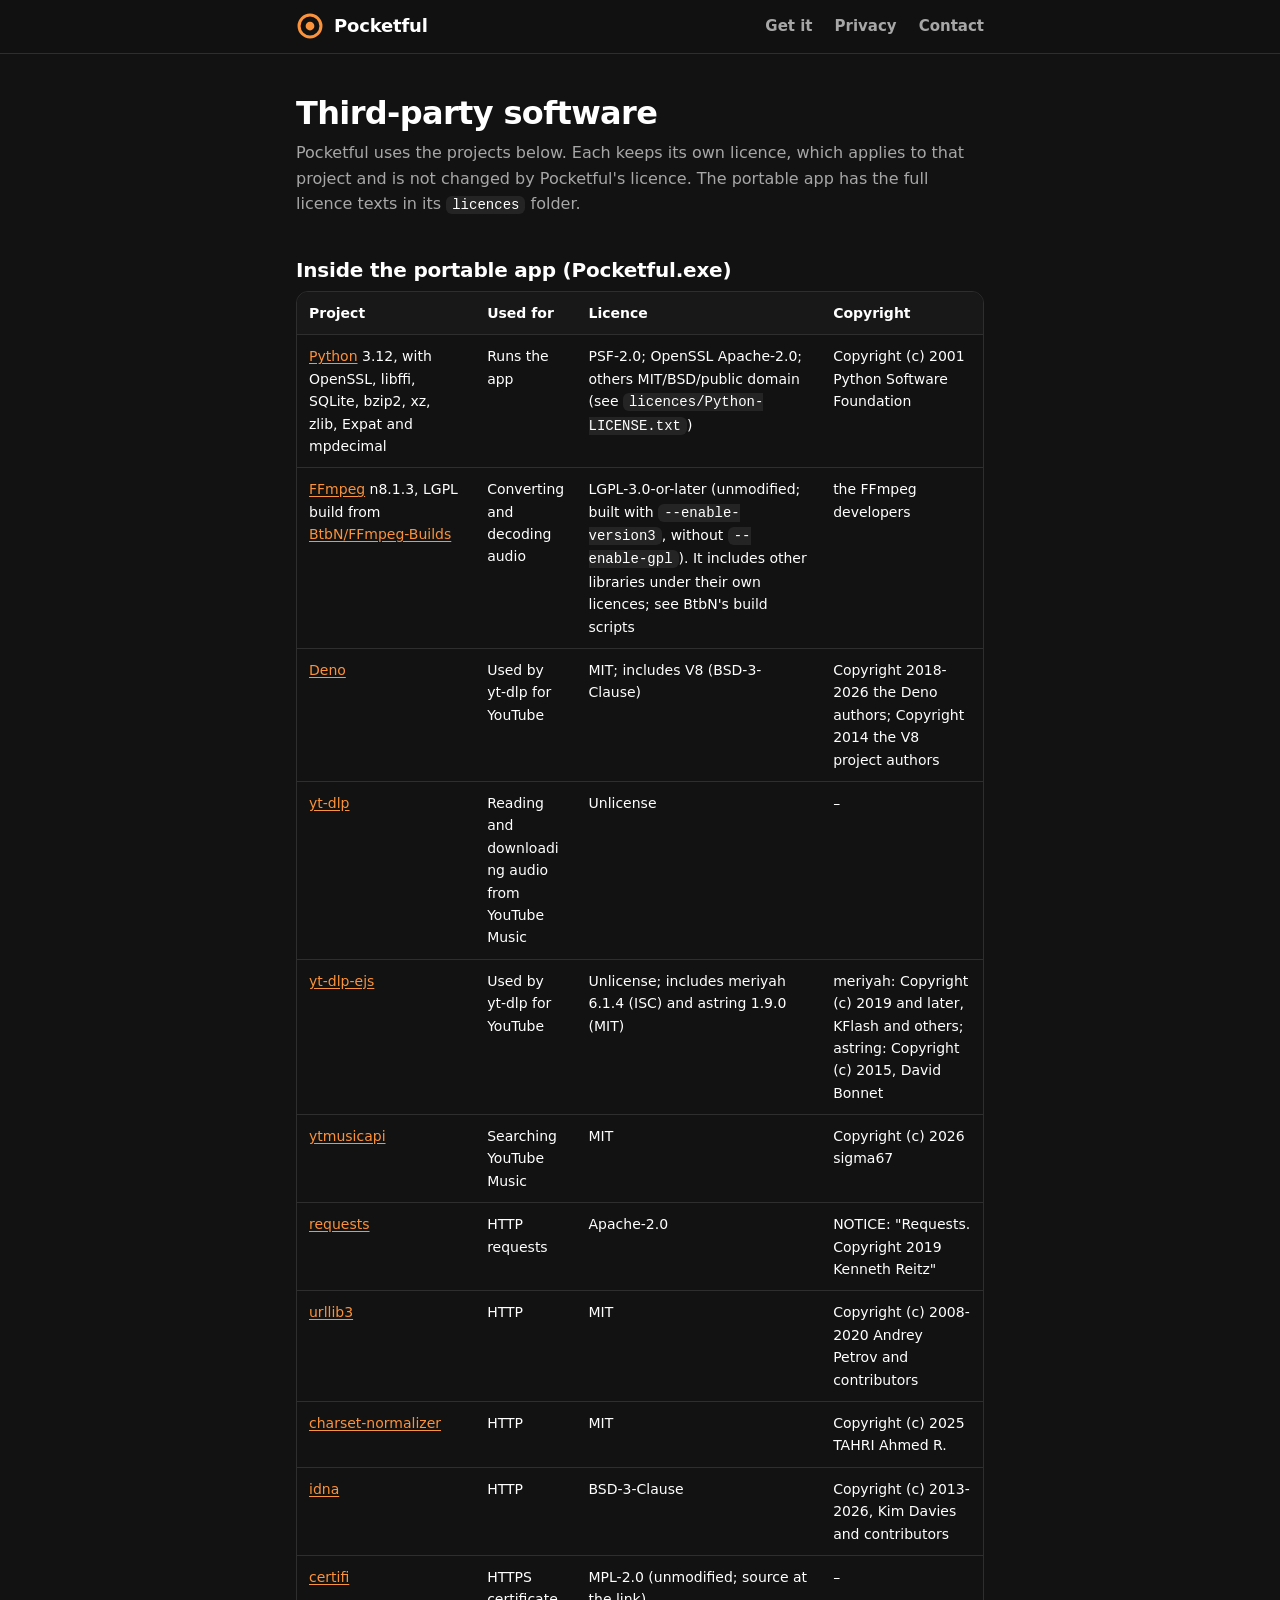
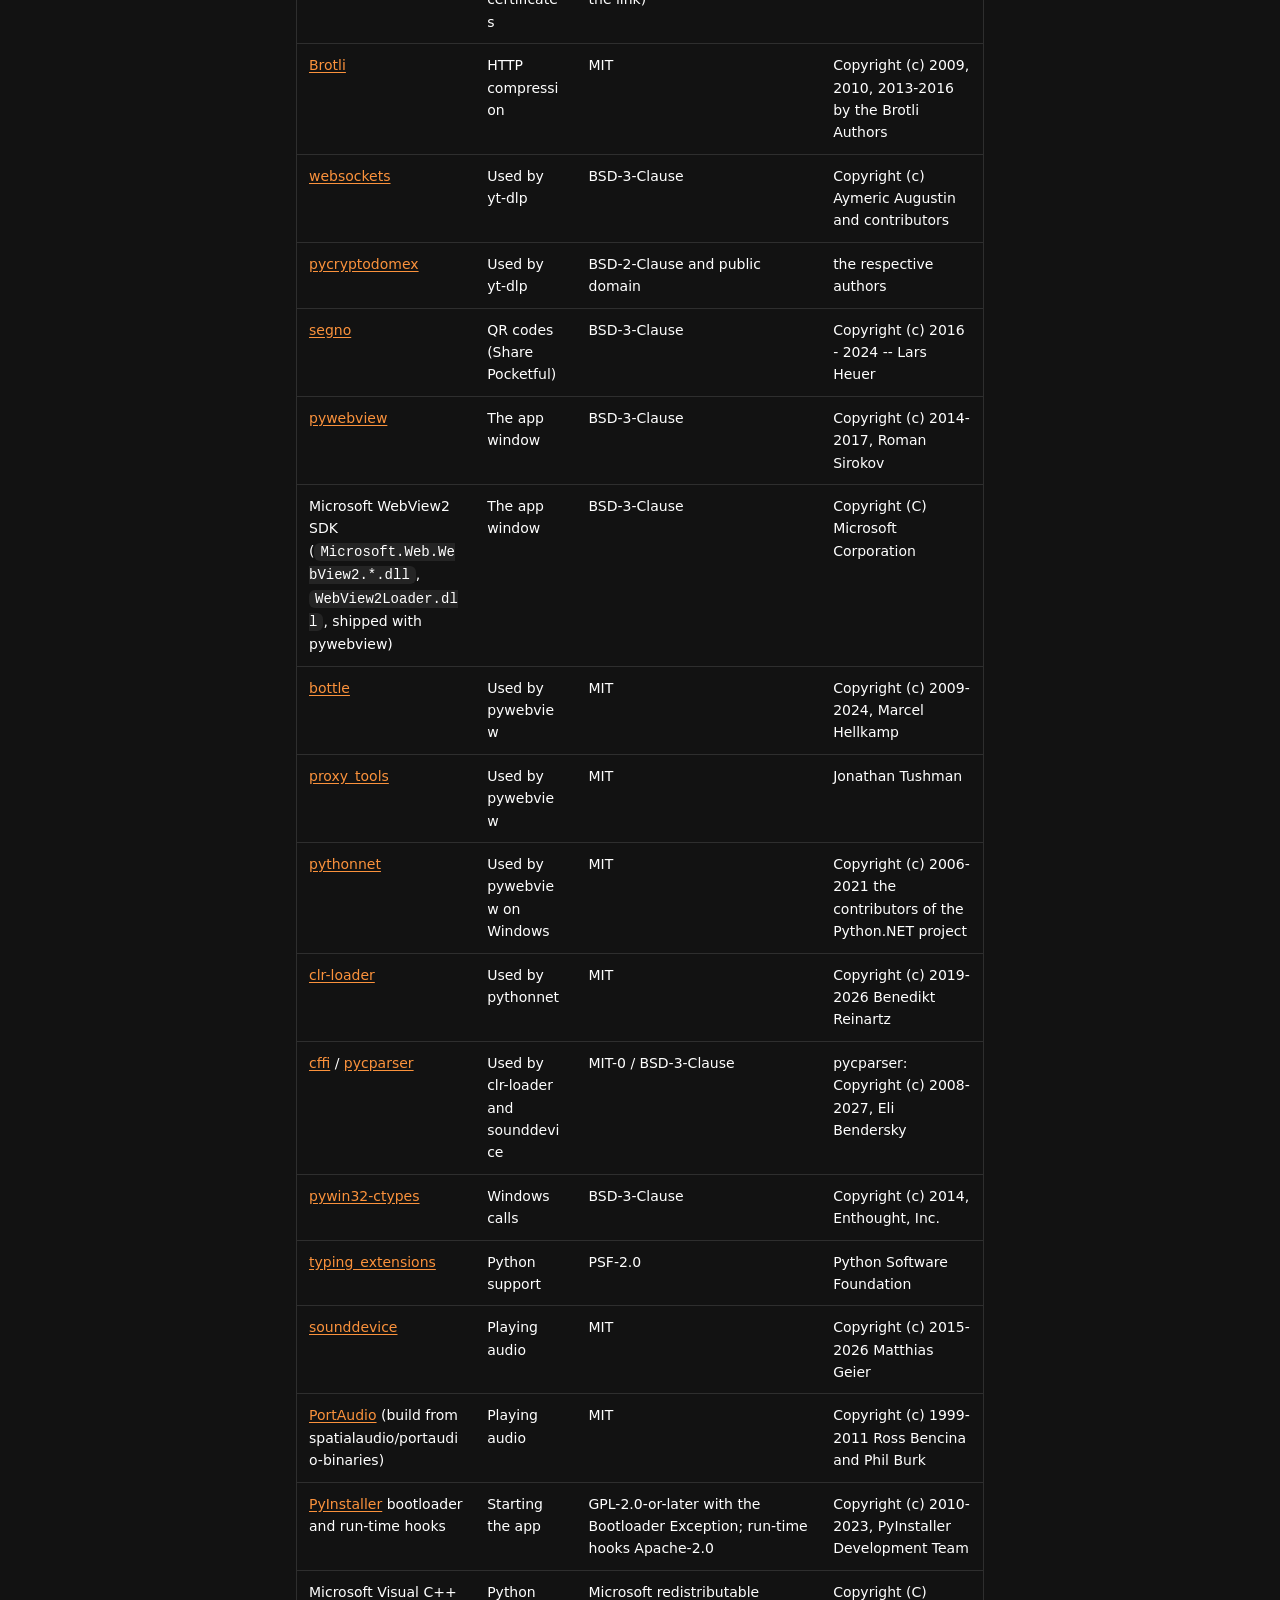
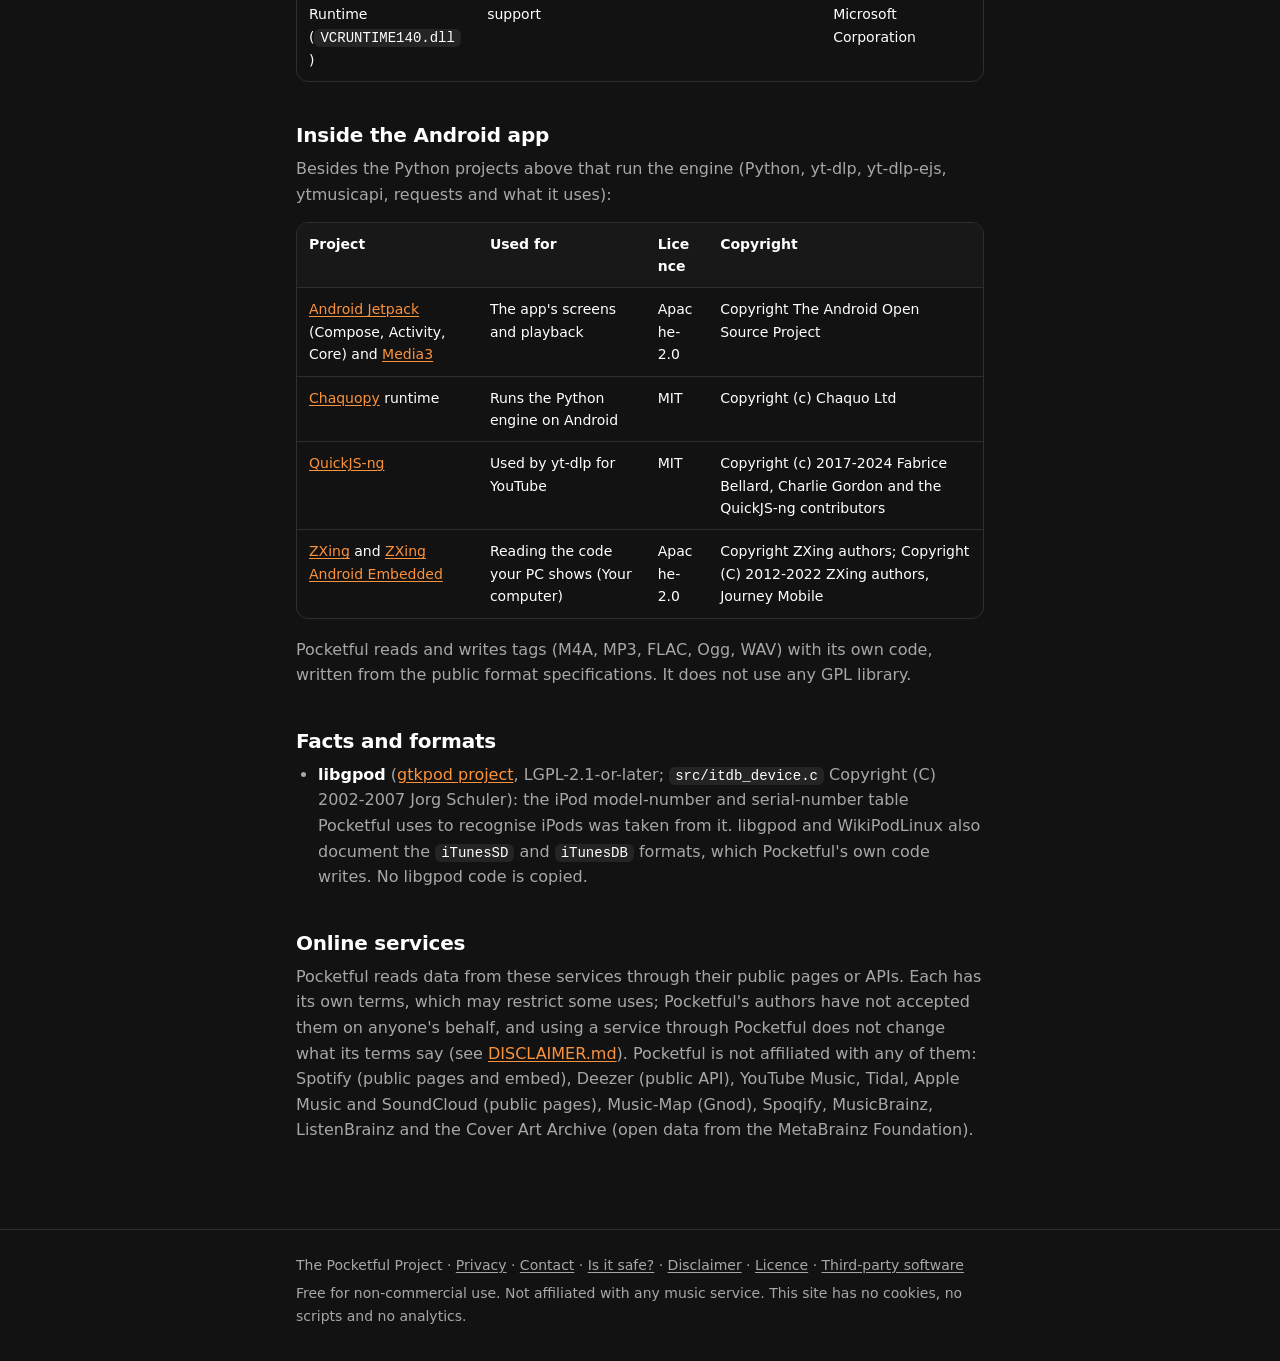
<file: docs/notices/index.html>
<!doctype html>
<html lang="en">
<head>
<meta charset="utf-8">
<meta name="viewport" content="width=device-width, initial-scale=1">
<title>Third-party software · Pocketful</title>
<meta name="description" content="The software by other people inside Pocketful, and their licences.">
<meta name="referrer" content="no-referrer">
<link rel="icon" href="../favicon.svg" type="image/svg+xml">
<link rel="stylesheet" href="../style.css">
</head>
<body>
<header class="top">
  <div class="wrap">
    <a class="brand" href="../index.html">
      <svg viewBox="0 0 32 32" aria-hidden="true"><circle cx="16" cy="16" r="12.5" fill="none" stroke="currentColor" stroke-width="3.5"/><circle cx="16" cy="16" r="5" fill="currentColor"/></svg>
      Pocketful
    </a>
    <nav class="links">
      <a href="../index.html#get">Get it</a>
      <a href="../privacy/index.html">Privacy</a>
      <a href="../contact/index.html">Contact</a>
    </nav>
  </div>
</header>

<main class="wrap doc">
<h1>Third-party software</h1>
<p>Pocketful uses the projects below. Each keeps its own licence, which applies to that project and is not changed by Pocketful's licence. The portable app has the full licence texts in its <code>licences</code> folder.</p>
<h2>Inside the portable app (Pocketful.exe)</h2>
<div class="table"><table><thead><tr><th>Project</th><th>Used for</th><th>Licence</th><th>Copyright</th></tr></thead><tbody><tr><td><a href="https://www.python.org" rel="noopener">Python</a> 3.12, with OpenSSL, libffi, SQLite, bzip2, xz, zlib, Expat and mpdecimal</td><td>Runs the app</td><td>PSF-2.0; OpenSSL Apache-2.0; others MIT/BSD/public domain (see <code>licences/Python-LICENSE.txt</code>)</td><td>Copyright (c) 2001 Python Software Foundation</td></tr><tr><td><a href="https://ffmpeg.org" rel="noopener">FFmpeg</a> n8.1.3, LGPL build from <a href="https://github.com/BtbN/FFmpeg-Builds" rel="noopener">BtbN/FFmpeg-Builds</a></td><td>Converting and decoding audio</td><td>LGPL-3.0-or-later (unmodified; built with <code>--enable-version3</code>, without <code>--enable-gpl</code>). It includes other libraries under their own licences; see BtbN's build scripts</td><td>the FFmpeg developers</td></tr><tr><td><a href="https://deno.com" rel="noopener">Deno</a></td><td>Used by yt-dlp for YouTube</td><td>MIT; includes V8 (BSD-3-Clause)</td><td>Copyright 2018-2026 the Deno authors; Copyright 2014 the V8 project authors</td></tr><tr><td><a href="https://github.com/yt-dlp/yt-dlp" rel="noopener">yt-dlp</a></td><td>Reading and downloading audio from YouTube Music</td><td>Unlicense</td><td>–</td></tr><tr><td><a href="https://github.com/yt-dlp/ejs" rel="noopener">yt-dlp-ejs</a></td><td>Used by yt-dlp for YouTube</td><td>Unlicense; includes meriyah 6.1.4 (ISC) and astring 1.9.0 (MIT)</td><td>meriyah: Copyright (c) 2019 and later, KFlash and others; astring: Copyright (c) 2015, David Bonnet</td></tr><tr><td><a href="https://github.com/sigma67/ytmusicapi" rel="noopener">ytmusicapi</a></td><td>Searching YouTube Music</td><td>MIT</td><td>Copyright (c) 2026 sigma67</td></tr><tr><td><a href="https://github.com/psf/requests" rel="noopener">requests</a></td><td>HTTP requests</td><td>Apache-2.0</td><td>NOTICE: "Requests. Copyright 2019 Kenneth Reitz"</td></tr><tr><td><a href="https://github.com/urllib3/urllib3" rel="noopener">urllib3</a></td><td>HTTP</td><td>MIT</td><td>Copyright (c) 2008-2020 Andrey Petrov and contributors</td></tr><tr><td><a href="https://github.com/jawah/charset_normalizer" rel="noopener">charset-normalizer</a></td><td>HTTP</td><td>MIT</td><td>Copyright (c) 2025 TAHRI Ahmed R.</td></tr><tr><td><a href="https://github.com/kjd/idna" rel="noopener">idna</a></td><td>HTTP</td><td>BSD-3-Clause</td><td>Copyright (c) 2013-2026, Kim Davies and contributors</td></tr><tr><td><a href="https://github.com/certifi/python-certifi" rel="noopener">certifi</a></td><td>HTTPS certificates</td><td>MPL-2.0 (unmodified; source at the link)</td><td>–</td></tr><tr><td><a href="https://github.com/google/brotli" rel="noopener">Brotli</a></td><td>HTTP compression</td><td>MIT</td><td>Copyright (c) 2009, 2010, 2013-2016 by the Brotli Authors</td></tr><tr><td><a href="https://github.com/python-websockets/websockets" rel="noopener">websockets</a></td><td>Used by yt-dlp</td><td>BSD-3-Clause</td><td>Copyright (c) Aymeric Augustin and contributors</td></tr><tr><td><a href="https://github.com/Legrandin/pycryptodome" rel="noopener">pycryptodomex</a></td><td>Used by yt-dlp</td><td>BSD-2-Clause and public domain</td><td>the respective authors</td></tr><tr><td><a href="https://github.com/heuer/segno" rel="noopener">segno</a></td><td>QR codes (Share Pocketful)</td><td>BSD-3-Clause</td><td>Copyright (c) 2016 - 2024 -- Lars Heuer</td></tr><tr><td><a href="https://github.com/r0x0r/pywebview" rel="noopener">pywebview</a></td><td>The app window</td><td>BSD-3-Clause</td><td>Copyright (c) 2014-2017, Roman Sirokov</td></tr><tr><td>Microsoft WebView2 SDK (<code>Microsoft.Web.WebView2.*.dll</code>, <code>WebView2Loader.dll</code>, shipped with pywebview)</td><td>The app window</td><td>BSD-3-Clause</td><td>Copyright (C) Microsoft Corporation</td></tr><tr><td><a href="https://github.com/bottlepy/bottle" rel="noopener">bottle</a></td><td>Used by pywebview</td><td>MIT</td><td>Copyright (c) 2009-2024, Marcel Hellkamp</td></tr><tr><td><a href="https://pypi.org/project/proxy_tools/" rel="noopener">proxy_tools</a></td><td>Used by pywebview</td><td>MIT</td><td>Jonathan Tushman</td></tr><tr><td><a href="https://github.com/pythonnet/pythonnet" rel="noopener">pythonnet</a></td><td>Used by pywebview on Windows</td><td>MIT</td><td>Copyright (c) 2006-2021 the contributors of the Python.NET project</td></tr><tr><td><a href="https://github.com/pythonnet/clr-loader" rel="noopener">clr-loader</a></td><td>Used by pythonnet</td><td>MIT</td><td>Copyright (c) 2019-2026 Benedikt Reinartz</td></tr><tr><td><a href="https://github.com/python-cffi/cffi" rel="noopener">cffi</a> / <a href="https://github.com/eliben/pycparser" rel="noopener">pycparser</a></td><td>Used by clr-loader and sounddevice</td><td>MIT-0 / BSD-3-Clause</td><td>pycparser: Copyright (c) 2008-2027, Eli Bendersky</td></tr><tr><td><a href="https://github.com/enthought/pywin32-ctypes" rel="noopener">pywin32-ctypes</a></td><td>Windows calls</td><td>BSD-3-Clause</td><td>Copyright (c) 2014, Enthought, Inc.</td></tr><tr><td><a href="https://github.com/python/typing_extensions" rel="noopener">typing_extensions</a></td><td>Python support</td><td>PSF-2.0</td><td>Python Software Foundation</td></tr><tr><td><a href="https://github.com/spatialaudio/python-sounddevice" rel="noopener">sounddevice</a></td><td>Playing audio</td><td>MIT</td><td>Copyright (c) 2015-2026 Matthias Geier</td></tr><tr><td><a href="https://www.portaudio.com" rel="noopener">PortAudio</a> (build from spatialaudio/portaudio-binaries)</td><td>Playing audio</td><td>MIT</td><td>Copyright (c) 1999-2011 Ross Bencina and Phil Burk</td></tr><tr><td><a href="https://pyinstaller.org" rel="noopener">PyInstaller</a> bootloader and run-time hooks</td><td>Starting the app</td><td>GPL-2.0-or-later with the Bootloader Exception; run-time hooks Apache-2.0</td><td>Copyright (c) 2010-2023, PyInstaller Development Team</td></tr><tr><td>Microsoft Visual C++ Runtime (<code>VCRUNTIME140.dll</code>)</td><td>Python support</td><td>Microsoft redistributable</td><td>Copyright (C) Microsoft Corporation</td></tr></tbody></table></div>
<h2>Inside the Android app</h2>
<p>Besides the Python projects above that run the engine (Python, yt-dlp, yt-dlp-ejs, ytmusicapi, requests and what it uses):</p>
<div class="table"><table><thead><tr><th>Project</th><th>Used for</th><th>Licence</th><th>Copyright</th></tr></thead><tbody><tr><td><a href="https://developer.android.com/jetpack" rel="noopener">Android Jetpack</a> (Compose, Activity, Core) and <a href="https://github.com/androidx/media" rel="noopener">Media3</a></td><td>The app's screens and playback</td><td>Apache-2.0</td><td>Copyright The Android Open Source Project</td></tr><tr><td><a href="https://chaquo.com/chaquopy/" rel="noopener">Chaquopy</a> runtime</td><td>Runs the Python engine on Android</td><td>MIT</td><td>Copyright (c) Chaquo Ltd</td></tr><tr><td><a href="https://github.com/quickjs-ng/quickjs" rel="noopener">QuickJS-ng</a></td><td>Used by yt-dlp for YouTube</td><td>MIT</td><td>Copyright (c) 2017-2024 Fabrice Bellard, Charlie Gordon and the QuickJS-ng contributors</td></tr><tr><td><a href="https://github.com/zxing/zxing" rel="noopener">ZXing</a> and <a href="https://github.com/journeyapps/zxing-android-embedded" rel="noopener">ZXing Android Embedded</a></td><td>Reading the code your PC shows (Your computer)</td><td>Apache-2.0</td><td>Copyright ZXing authors; Copyright (C) 2012-2022 ZXing authors, Journey Mobile</td></tr></tbody></table></div>
<p>Pocketful reads and writes tags (M4A, MP3, FLAC, Ogg, WAV) with its own code, written from the public format specifications. It does not use any GPL library.</p>
<h2>Facts and formats</h2>
<ul><li><b>libgpod</b> (<a href="https://github.com/gtkpod/libgpod" rel="noopener">gtkpod project</a>, LGPL-2.1-or-later; <code>src/itdb_device.c</code> Copyright (C) 2002-2007 Jorg Schuler): the iPod model-number and serial-number table Pocketful uses to recognise iPods was taken from it. libgpod and WikiPodLinux also document the <code>iTunesSD</code> and <code>iTunesDB</code> formats, which Pocketful's own code writes. No libgpod code is copied.</li></ul>
<h2>Online services</h2>
<p>Pocketful reads data from these services through their public pages or APIs. Each has its own terms, which may restrict some uses; Pocketful's authors have not accepted them on anyone's behalf, and using a service through Pocketful does not change what its terms say (see <a href="../disclaimer/index.html">DISCLAIMER.md</a>). Pocketful is not affiliated with any of them: Spotify (public pages and embed), Deezer (public API), YouTube Music, Tidal, Apple Music and SoundCloud (public pages), Music-Map (Gnod), Spoqify, MusicBrainz, ListenBrainz and the Cover Art Archive (open data from the MetaBrainz Foundation).</p>
</main>

<footer>
  <div class="wrap">
    <p>The Pocketful Project · <a href="../privacy/index.html">Privacy</a> · <a href="../contact/index.html">Contact</a> · <a href="../safety/index.html">Is it safe?</a> · <a href="../disclaimer/index.html">Disclaimer</a> · <a href="../licence/index.html">Licence</a> · <a href="../notices/index.html">Third-party software</a></p>
    <p>Free for non-commercial use. Not affiliated with any music service. This site has no cookies, no scripts and no analytics.</p>
  </div>
</footer>
</body>
</html>
</file>
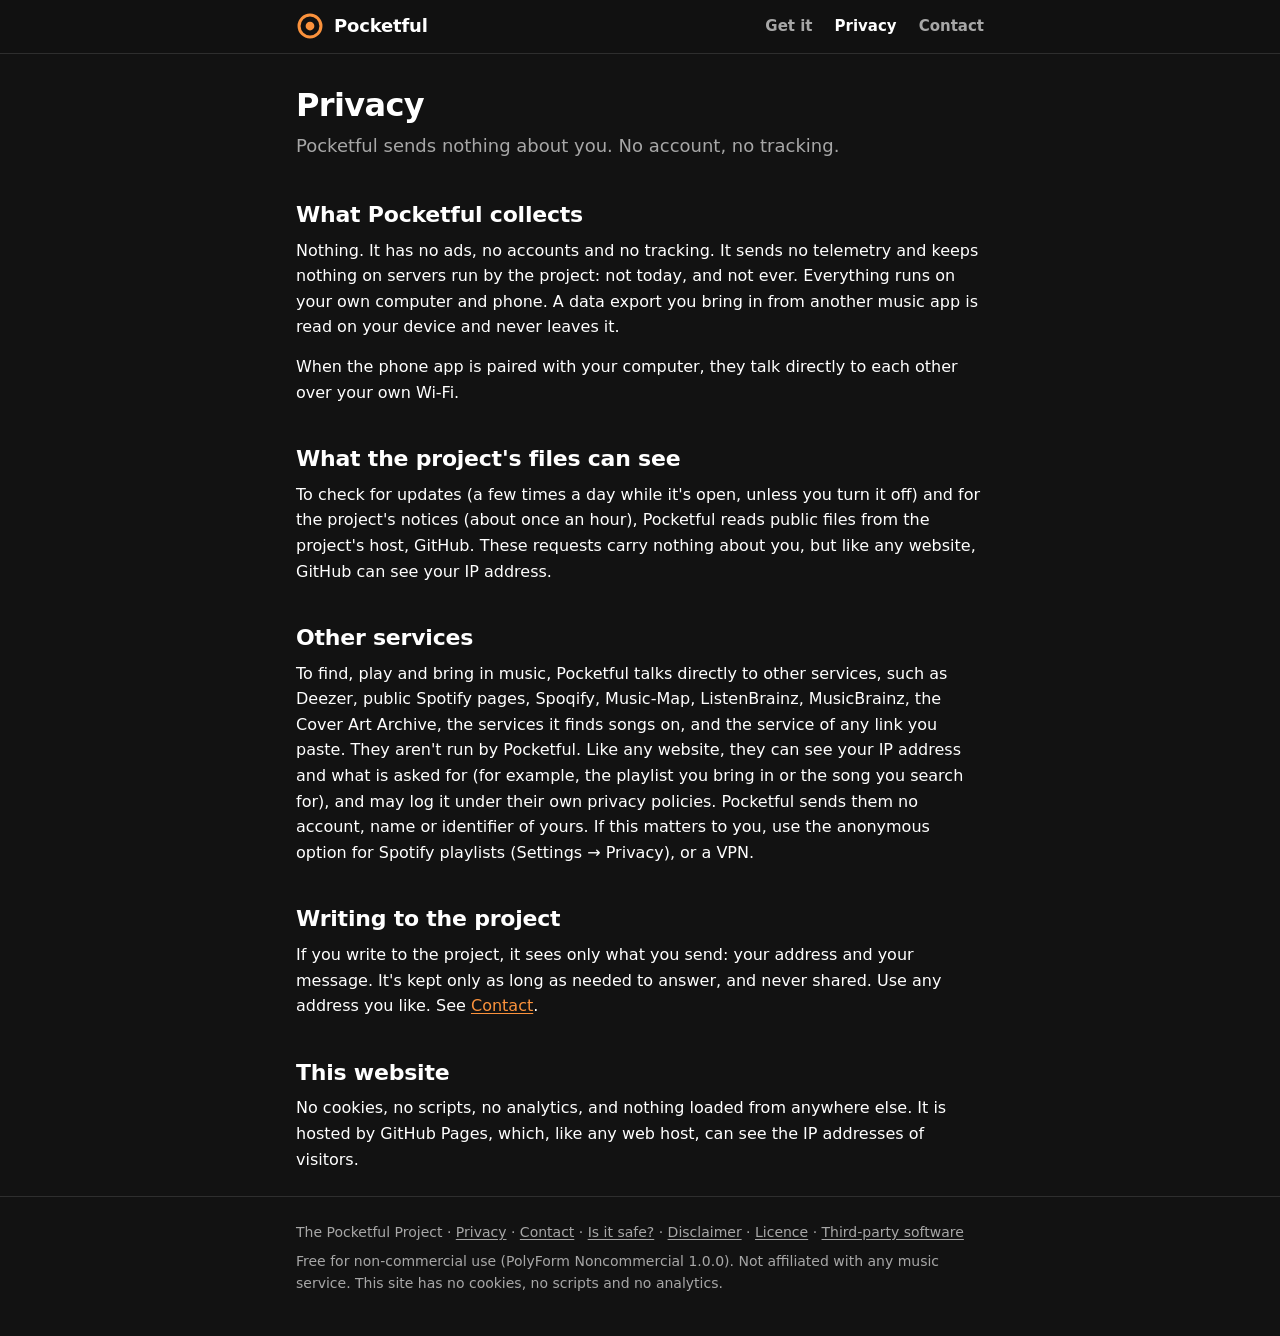
<file: docs/privacy/index.html>
<!doctype html>
<html lang="en">
<head>
<meta charset="utf-8">
<meta name="viewport" content="width=device-width, initial-scale=1">
<title>Privacy · Pocketful</title>
<meta name="description" content="Pocketful collects no data about you: no accounts, no ads, no tracking.">
<meta name="referrer" content="no-referrer">
<link rel="icon" href="../favicon.svg" type="image/svg+xml">
<link rel="stylesheet" href="../style.css">
</head>
<body>
<header class="top">
  <div class="wrap">
    <a class="brand" href="../index.html">
      <svg viewBox="0 0 32 32" aria-hidden="true"><circle cx="16" cy="16" r="12.5" fill="none" stroke="currentColor" stroke-width="3.5"/><circle cx="16" cy="16" r="5" fill="currentColor"/></svg>
      Pocketful
    </a>
    <nav class="links">
      <a href="../index.html#get">Get it</a>
      <a href="index.html" aria-current="page">Privacy</a>
      <a href="../contact/index.html">Contact</a>
    </nav>
  </div>
</header>

<main class="wrap">
  <h1>Privacy</h1>
  <p class="lead">Pocketful sends nothing about you. No account, no tracking.</p>

  <h2>What Pocketful collects</h2>
  <p>Nothing. It has no ads, no accounts and no tracking. It sends no telemetry and keeps nothing on servers run by the project: not today, and not ever. Everything runs on your own computer and phone. A data export you bring in from another music app is read on your device and never leaves it.</p>
  <p>When the phone app is paired with your computer, they talk directly to each other over your own Wi-Fi.</p>

  <h2>What the project's files can see</h2>
  <p>To check for updates (a few times a day while it's open, unless you turn it off) and for the project's notices (about once an hour), Pocketful reads public files from the project's host, GitHub. These requests carry nothing about you, but like any website, GitHub can see your IP address.</p>

  <h2>Other services</h2>
  <p>To find, play and bring in music, Pocketful talks directly to other services, such as Deezer, public Spotify pages, Spoqify, Music-Map, ListenBrainz, MusicBrainz, the Cover Art Archive, the services it finds songs on, and the service of any link you paste. They aren't run by Pocketful. Like any website, they can see your IP address and what is asked for (for example, the playlist you bring in or the song you search for), and may log it under their own privacy policies. Pocketful sends them no account, name or identifier of yours. If this matters to you, use the anonymous option for Spotify playlists (Settings → Privacy), or a VPN.</p>

  <h2>Writing to the project</h2>
  <p>If you write to the project, it sees only what you send: your address and your message. It's kept only as long as needed to answer, and never shared. Use any address you like. See <a href="../contact/index.html">Contact</a>.</p>

  <h2>This website</h2>
  <p>No cookies, no scripts, no analytics, and nothing loaded from anywhere else. It is hosted by GitHub Pages, which, like any web host, can see the IP addresses of visitors.</p>
</main>

<footer>
  <div class="wrap">
    <p>The Pocketful Project · <a href="index.html">Privacy</a> · <a href="../contact/index.html">Contact</a> · <a href="../safety/index.html">Is it safe?</a> · <a href="../disclaimer/index.html">Disclaimer</a> · <a href="../licence/index.html">Licence</a> · <a href="../notices/index.html">Third-party software</a></p>
    <p>Free for non-commercial use (PolyForm Noncommercial 1.0.0). Not affiliated with any music service. This site has no cookies, no scripts and no analytics.</p>
  </div>
</footer>
</body>
</html>
</file>
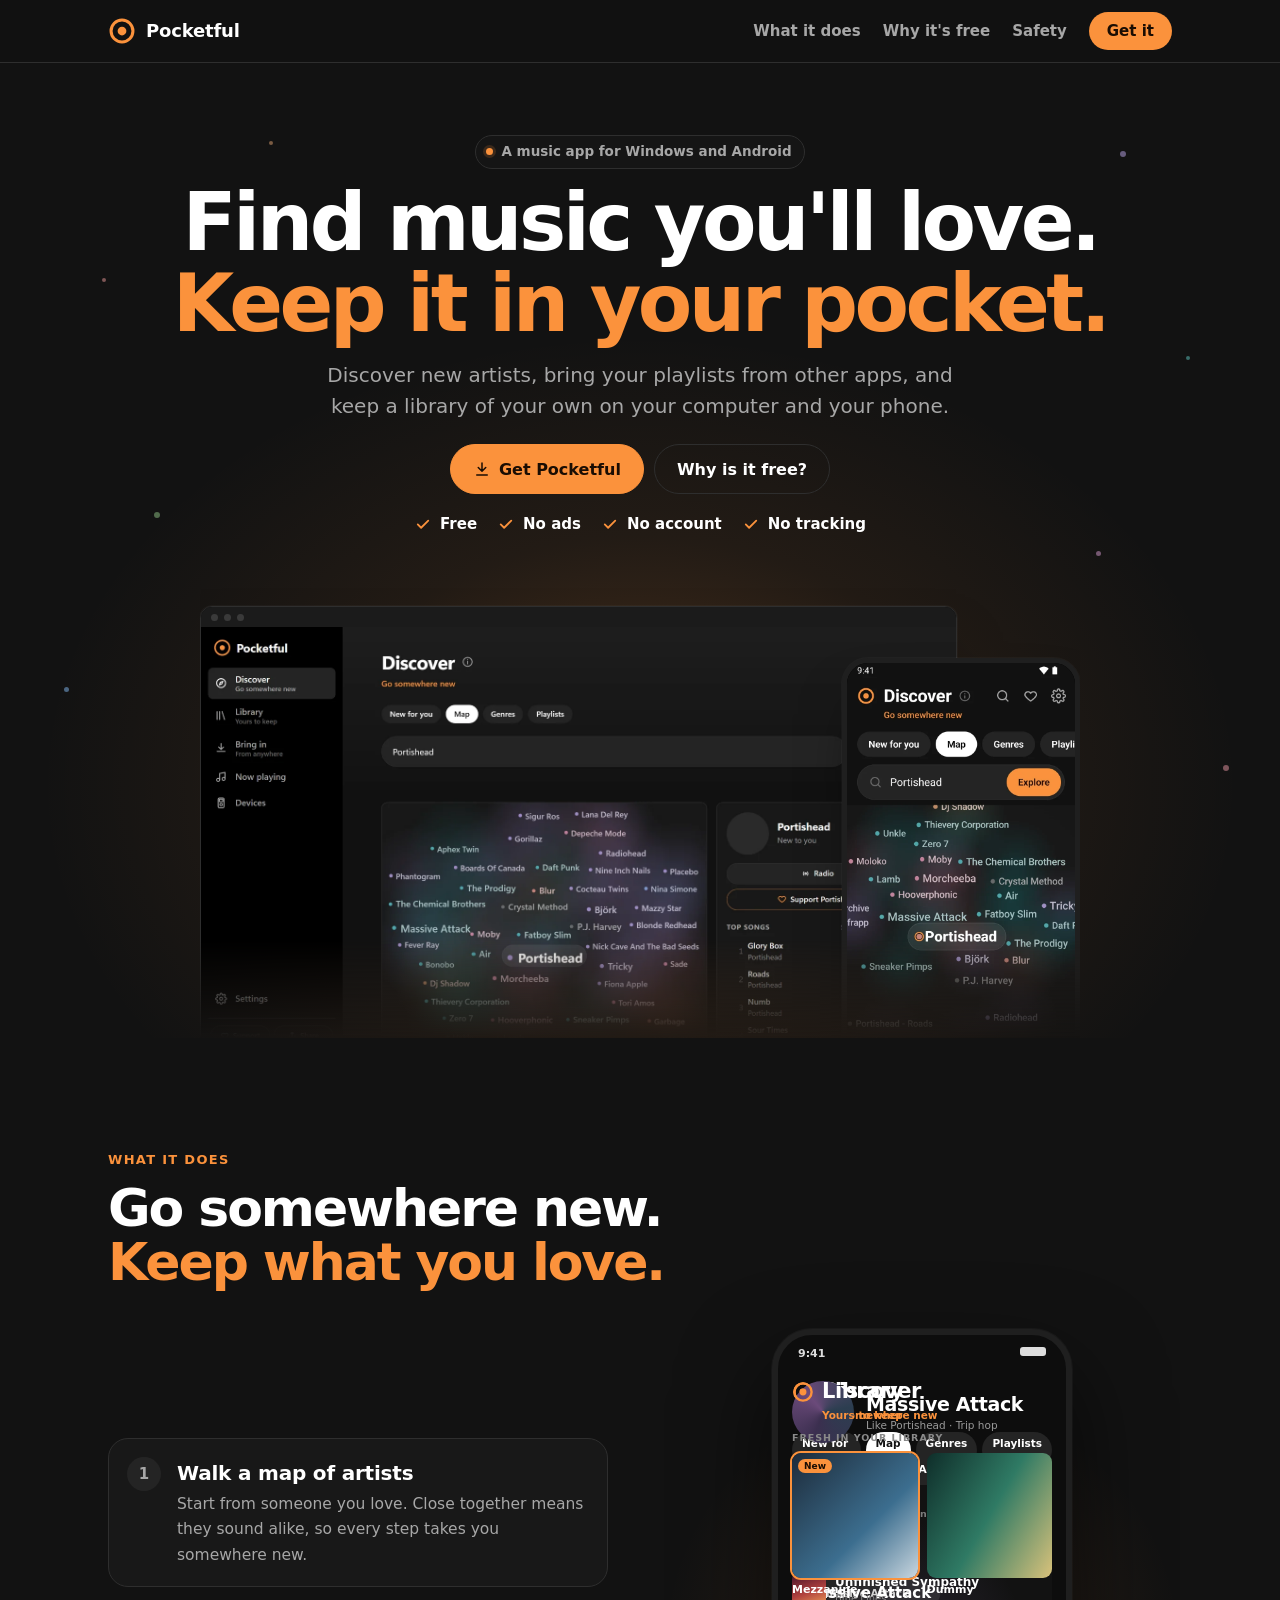
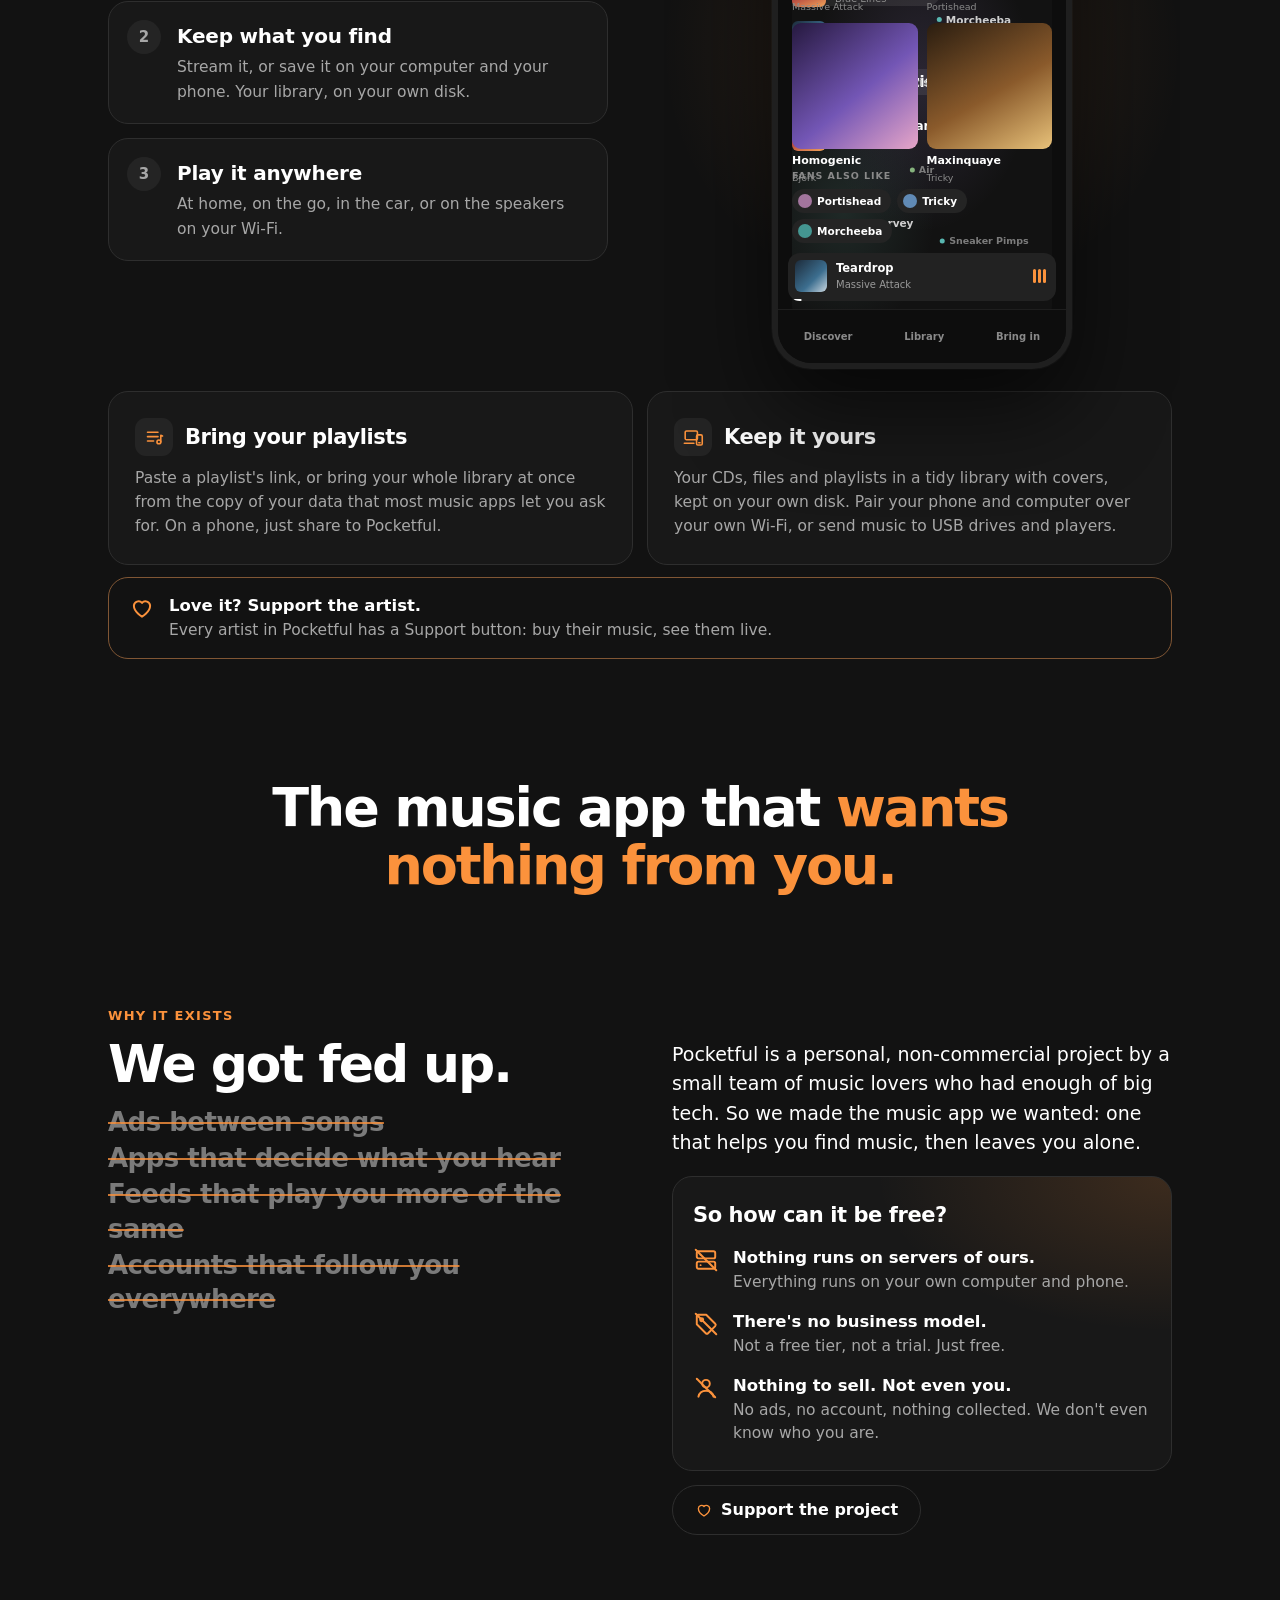
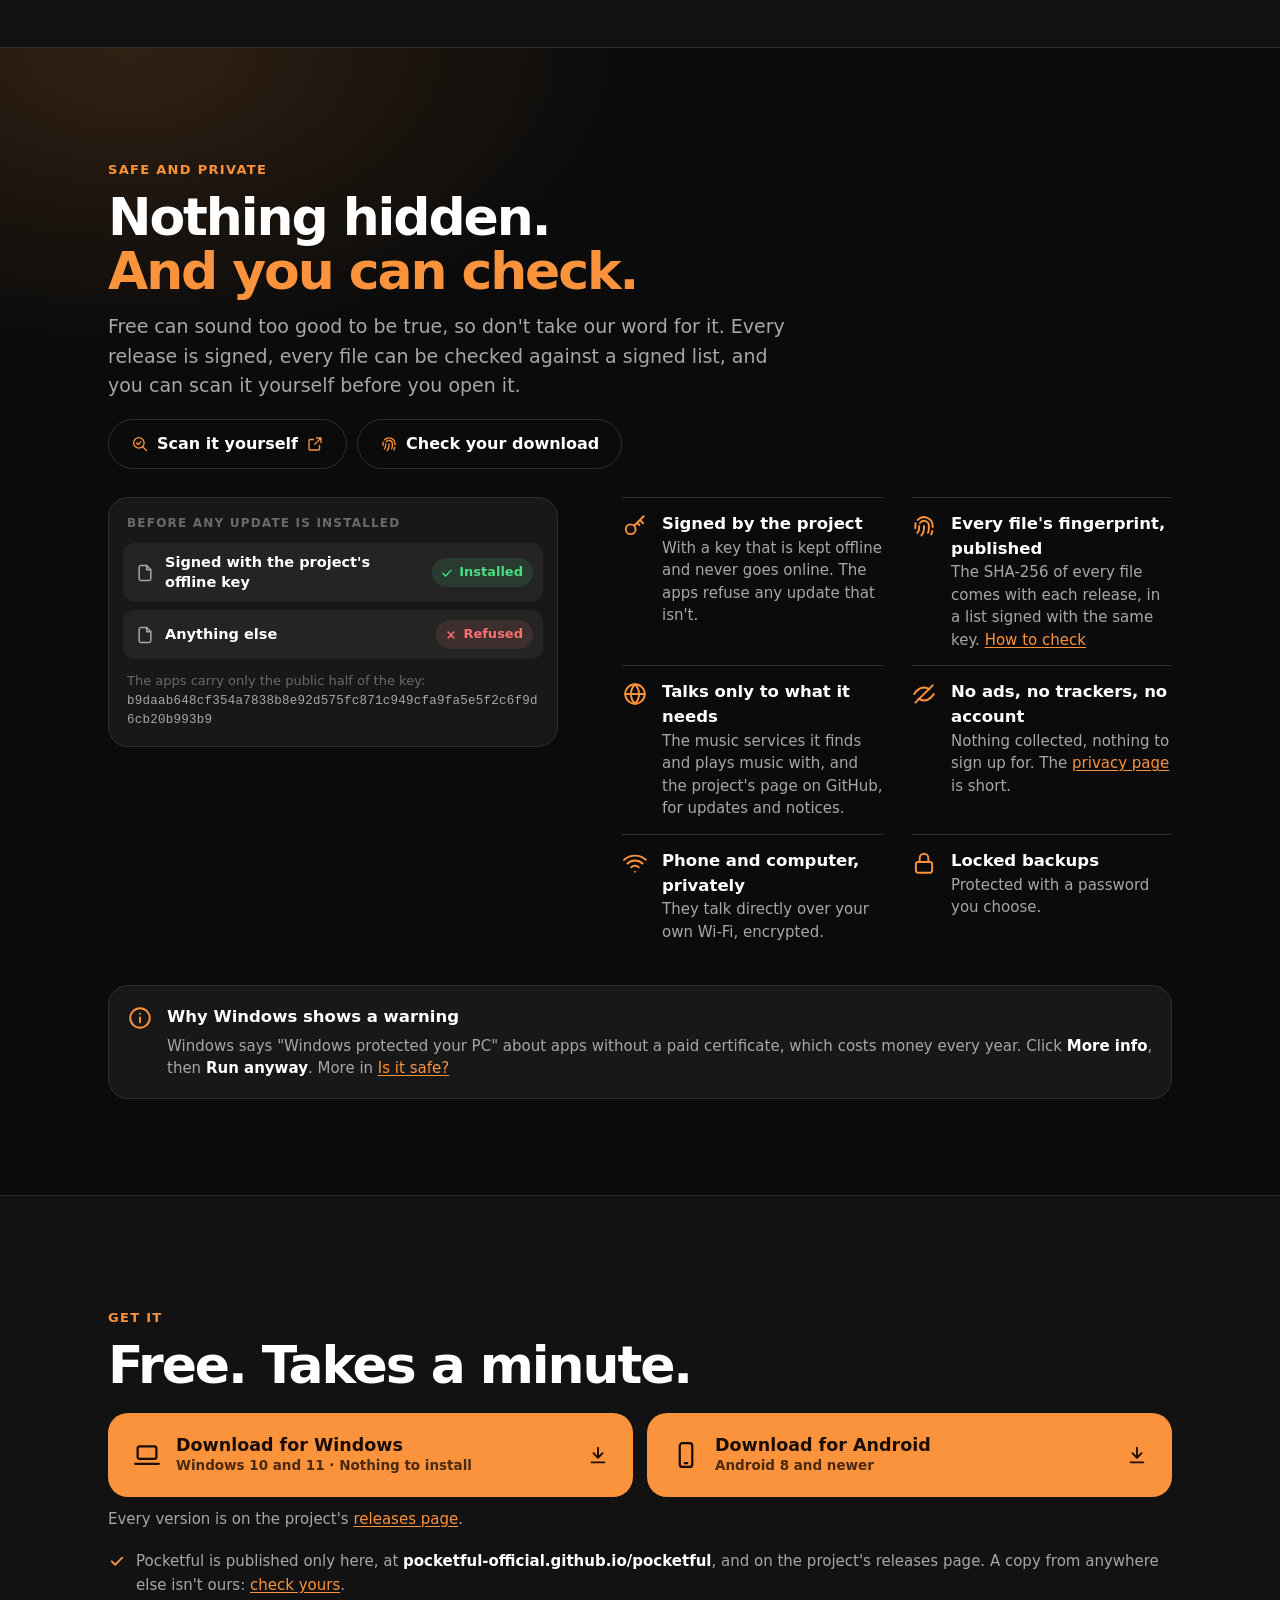
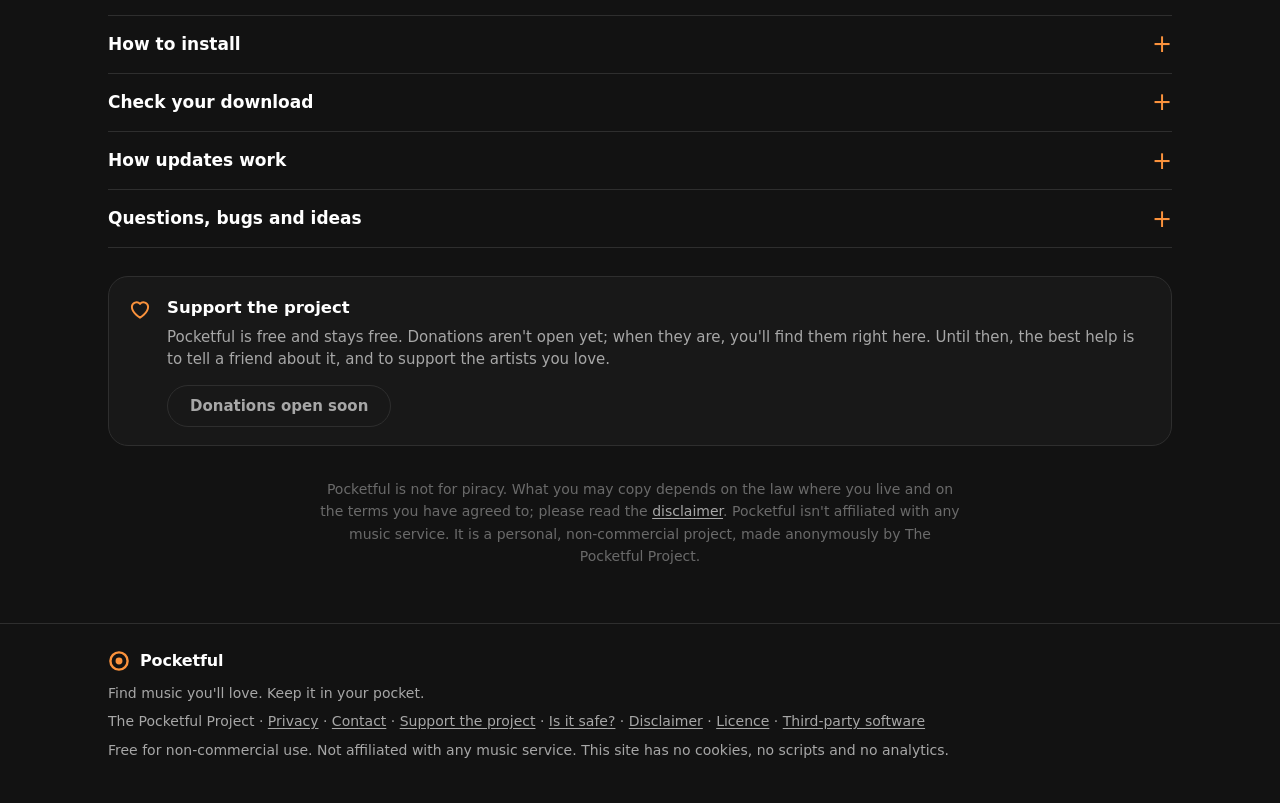
<file: docs/s/index.html>
<!doctype html>
<html lang="en">
<head>
<meta charset="utf-8">
<meta name="viewport" content="width=device-width, initial-scale=1">
<title>Pocketful: find music you'll love, keep it in your pocket</title>
<meta name="robots" content="noindex">
<meta property="og:title" content="Pocketful: find music you'll love, keep it in your pocket">
<meta property="og:description" content="A music app for Windows and Android. Free, no ads, no account, no tracking.">
<meta property="og:image" content="https://pocketful-official.github.io/pocketful/og-0.16.png">
<!-- A song, album, artist or playlist shared from Pocketful. With the app on an Android phone the
     link opens the app there. Here: a playlist that carries its songs (after "#l=", never sent to
     this site) shows them; anything else goes to the site as it is. -->
<style>
  :root { color-scheme: dark; }
  body { margin: 0; background: #121212; color: #fff; font: 16px/1.5 system-ui, "Segoe UI", sans-serif; }
  main { max-width: 640px; margin: 0 auto; padding: 32px 18px 48px; }
  .mark { display: inline-flex; align-items: center; gap: 10px; font-weight: 800; font-size: 20px; color: #fff; text-decoration: none; }
  .mark i { width: 22px; height: 22px; border-radius: 50%; border: 4px solid #fb923c; display: grid; place-items: center; box-sizing: border-box; }
  .mark i::after { content: ""; width: 6px; height: 6px; border-radius: 50%; background: #fb923c; }
  .k { color: #fb923c; font-size: 13px; font-weight: 700; letter-spacing: .06em; text-transform: uppercase; margin: 28px 0 4px; }
  h1 { margin: 0; font-size: 32px; line-height: 1.15; }
  .sub { color: #a7a7a7; margin: 6px 0 18px; }
  ol { list-style: none; padding: 0; margin: 0; border-top: 1px solid #262626; }
  li { display: flex; gap: 14px; padding: 10px 2px; border-bottom: 1px solid #262626; }
  li span { color: #6a6a6a; min-width: 2ch; text-align: right; }
  li b { font-weight: 600; } li small { display: block; color: #a7a7a7; font-size: 14px; }
  .get { display: inline-block; margin: 22px 0 8px; background: #fb923c; color: #1a0d03; font-weight: 800; padding: 12px 22px; border-radius: 999px; text-decoration: none; }
  .note { color: #a7a7a7; font-size: 14px; }
</style>
</head>
<body>
<main id="page" hidden>
  <a class="mark" href="../"><i></i>Pocketful</a>
  <p class="k">A playlist, found with Pocketful</p>
  <h1 id="name"></h1>
  <p class="sub" id="sub"></p>
  <ol id="songs"></ol>
  <a class="get" href="../">Get Pocketful</a>
  <p class="note">With Pocketful on an Android phone, this link opens the playlist in the app. On a computer, paste it in Bring in.</p>
</main>
<noscript><p><a href="../">Pocketful</a></p></noscript>
<script>
(async () => {
  const go = () => location.replace("../");
  const m = /(?:^#|&)l=([A-Za-z0-9_-]+)/.exec(location.hash);
  if (!m || typeof DecompressionStream === "undefined") return go();
  try {
    const b64 = m[1].replace(/-/g, "+").replace(/_/g, "/");
    const bin = Uint8Array.from(atob(b64 + "=".repeat((4 - b64.length % 4) % 4)), (c) => c.charCodeAt(0));
    const stream = new Blob([bin]).stream().pipeThrough(new DecompressionStream("deflate-raw"));
    const body = JSON.parse(await new Response(stream).text());
    const songs = (body.s || []).filter((x) => Array.isArray(x) && x[1]);
    if (!songs.length) return go();
    const text = (s) => document.createTextNode(String(s));
    document.getElementById("name").append(text(body.n || "A playlist"));
    document.getElementById("sub").append(text((body.b ? body.b + " · " : "") + songs.length + (songs.length === 1 ? " song" : " songs")));
    document.title = (body.n || "A playlist") + " · Pocketful";
    const list = document.getElementById("songs");
    songs.forEach(([artist, title], i) => {
      const li = document.createElement("li"), n = document.createElement("span"), d = document.createElement("div");
      const t = document.createElement("b"), a = document.createElement("small");
      n.append(text(i + 1)); t.append(text(title)); a.append(text(artist || ""));
      d.append(t, a); li.append(n, d); list.append(li);
    });
    document.getElementById("page").hidden = false;
  } catch (e) { go(); }
})();
</script>
</body>
</html>
</file>
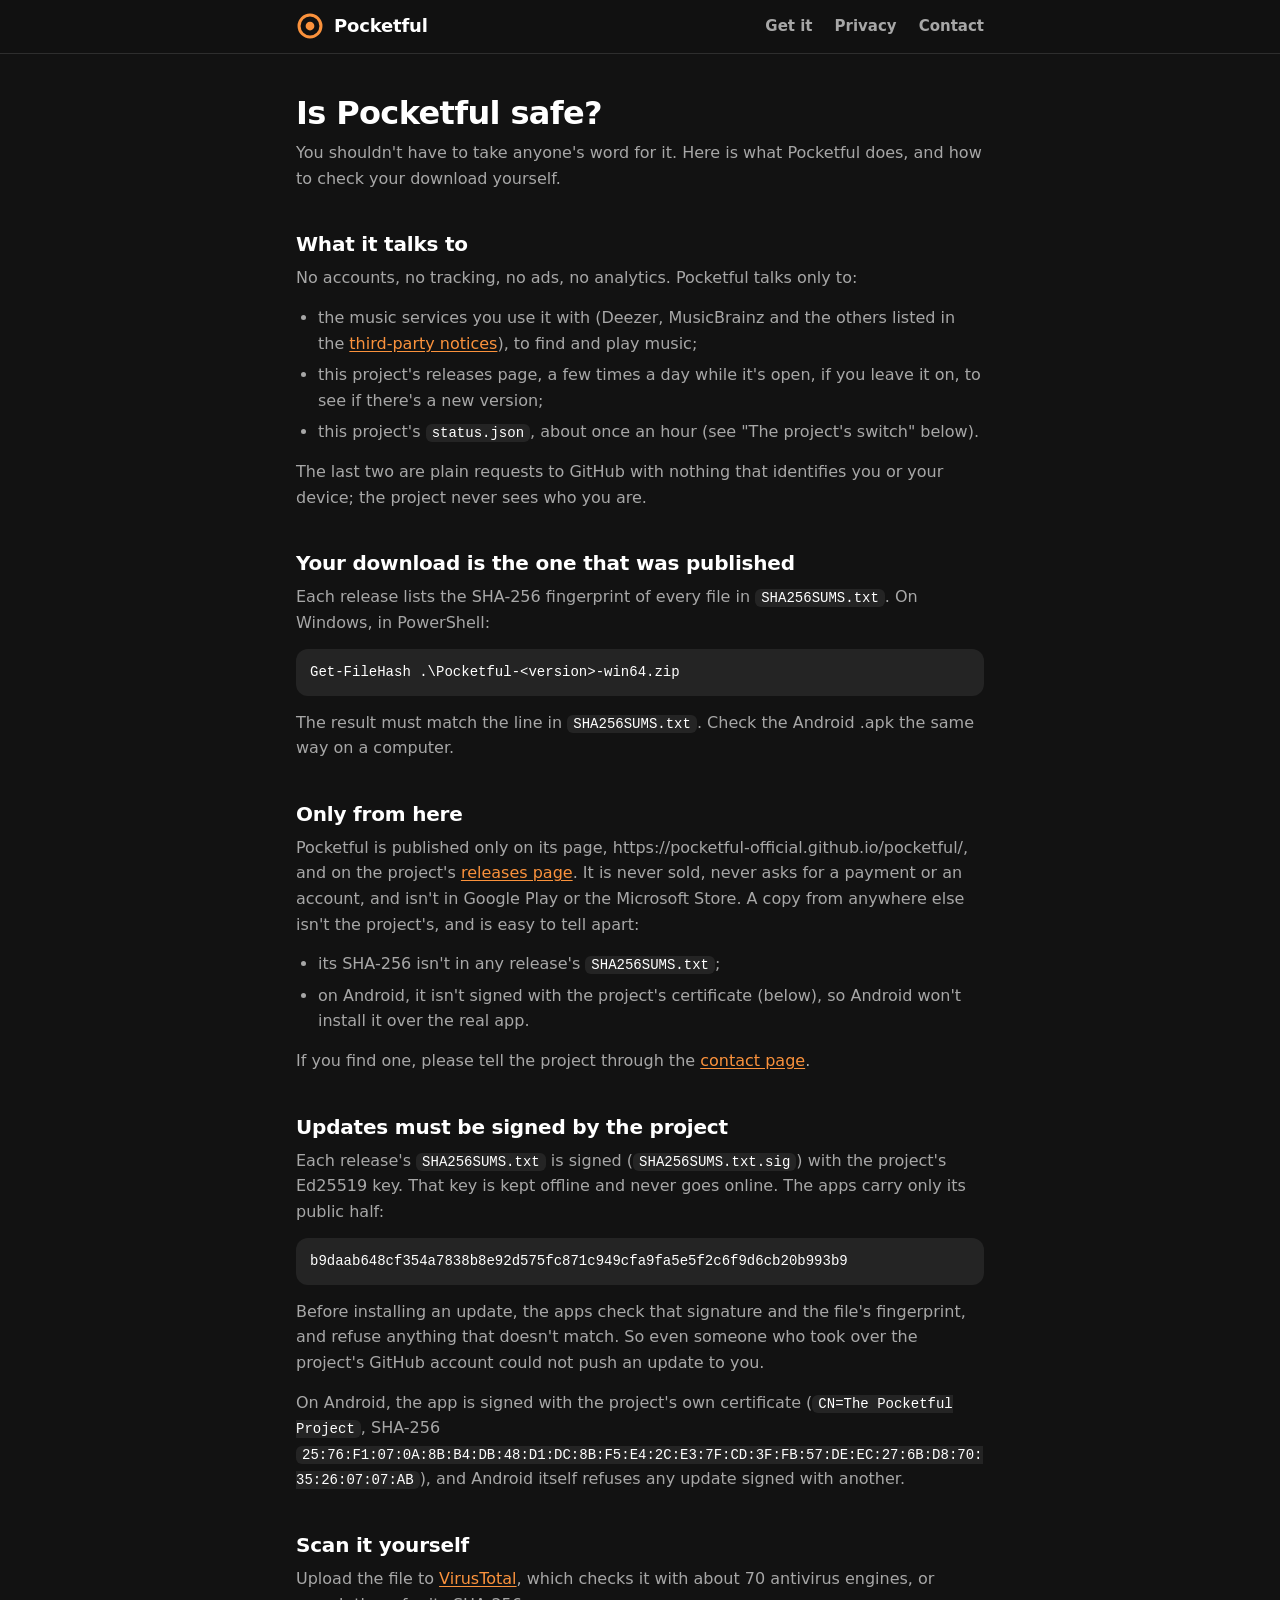
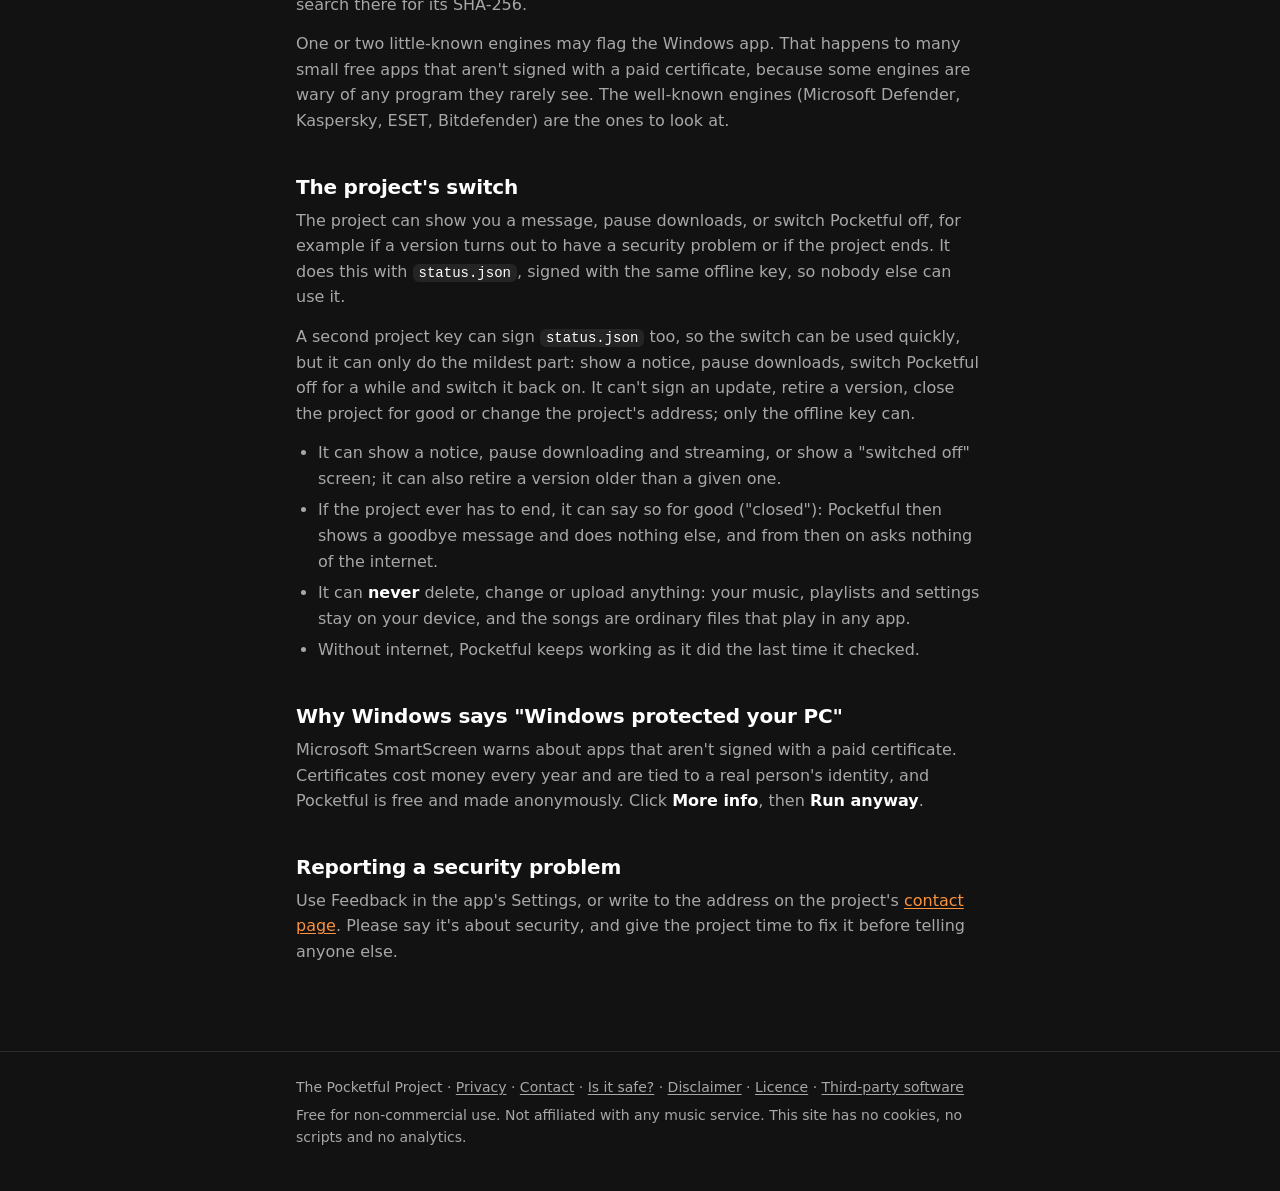
<file: docs/safety/index.html>
<!doctype html>
<html lang="en">
<head>
<meta charset="utf-8">
<meta name="viewport" content="width=device-width, initial-scale=1">
<title>Is it safe? · Pocketful</title>
<meta name="description" content="How to check your download, and what Pocketful talks to.">
<meta name="referrer" content="no-referrer">
<link rel="icon" href="../favicon.svg" type="image/svg+xml">
<link rel="stylesheet" href="../style.css">
</head>
<body>
<header class="top">
  <div class="wrap">
    <a class="brand" href="../index.html">
      <svg viewBox="0 0 32 32" aria-hidden="true"><circle cx="16" cy="16" r="12.5" fill="none" stroke="currentColor" stroke-width="3.5"/><circle cx="16" cy="16" r="5" fill="currentColor"/></svg>
      Pocketful
    </a>
    <nav class="links">
      <a href="../index.html#get">Get it</a>
      <a href="../privacy/index.html">Privacy</a>
      <a href="../contact/index.html">Contact</a>
    </nav>
  </div>
</header>

<main class="wrap doc">
<h1>Is Pocketful safe?</h1>
<p>You shouldn't have to take anyone's word for it. Here is what Pocketful does, and how to check your download yourself.</p>
<h2>What it talks to</h2>
<p>No accounts, no tracking, no ads, no analytics. Pocketful talks only to:</p>
<ul><li>the music services you use it with (Deezer, MusicBrainz and the others listed in the <a href="../notices/index.html">third-party notices</a>), to find and play music;</li><li>this project's releases page, a few times a day while it's open, if you leave it on, to see if there's a new version;</li><li>this project's <code>status.json</code>, about once an hour (see "The project's switch" below).</li></ul>
<p>The last two are plain requests to GitHub with nothing that identifies you or your device; the project never sees who you are.</p>
<h2>Your download is the one that was published</h2>
<p>Each release lists the SHA-256 fingerprint of every file in <code>SHA256SUMS.txt</code>. On Windows, in PowerShell:</p>
<pre><code>Get-FileHash .\Pocketful-&lt;version&gt;-win64.zip</code></pre>
<p>The result must match the line in <code>SHA256SUMS.txt</code>. Check the Android .apk the same way on a computer.</p>
<h2>Only from here</h2>
<p>Pocketful is published only on its page, https://pocketful-official.github.io/pocketful/, and on the project's <a href="https://github.com/pocketful-official/pocketful/releases" rel="noopener">releases page</a>. It is never sold, never asks for a payment or an account, and isn't in Google Play or the Microsoft Store. A copy from anywhere else isn't the project's, and is easy to tell apart:</p>
<ul><li>its SHA-256 isn't in any release's <code>SHA256SUMS.txt</code>;</li><li>on Android, it isn't signed with the project's certificate (below), so Android won't install it over the real app.</li></ul>
<p>If you find one, please tell the project through the <a href="https://pocketful-official.github.io/pocketful/contact/" rel="noopener">contact page</a>.</p>
<h2>Updates must be signed by the project</h2>
<p>Each release's <code>SHA256SUMS.txt</code> is signed (<code>SHA256SUMS.txt.sig</code>) with the project's Ed25519 key. That key is kept offline and never goes online. The apps carry only its public half:</p>
<pre><code>b9daab648cf354a7838b8e92d575fc871c949cfa9fa5e5f2c6f9d6cb20b993b9</code></pre>
<p>Before installing an update, the apps check that signature and the file's fingerprint, and refuse anything that doesn't match. So even someone who took over the project's GitHub account could not push an update to you.</p>
<p>On Android, the app is signed with the project's own certificate (<code>CN=The Pocketful Project</code>, SHA-256 <code>25:76:F1:07:0A:8B:B4:DB:48:D1:DC:8B:F5:E4:2C:E3:7F:CD:3F:FB:57:DE:EC:27:6B:D8:70:35:26:07:07:AB</code>), and Android itself refuses any update signed with another.</p>
<h2>Scan it yourself</h2>
<p>Upload the file to <a href="https://www.virustotal.com/gui/home/upload" rel="noopener">VirusTotal</a>, which checks it with about 70 antivirus engines, or search there for its SHA-256.</p>
<p>One or two little-known engines may flag the Windows app. That happens to many small free apps that aren't signed with a paid certificate, because some engines are wary of any program they rarely see. The well-known engines (Microsoft Defender, Kaspersky, ESET, Bitdefender) are the ones to look at.</p>
<h2>The project's switch</h2>
<p>The project can show you a message, pause downloads, or switch Pocketful off, for example if a version turns out to have a security problem or if the project ends. It does this with <code>status.json</code>, signed with the same offline key, so nobody else can use it.</p>
<p>A second project key can sign <code>status.json</code> too, so the switch can be used quickly, but it can only do the mildest part: show a notice, pause downloads, switch Pocketful off for a while and switch it back on. It can't sign an update, retire a version, close the project for good or change the project's address; only the offline key can.</p>
<ul><li>It can show a notice, pause downloading and streaming, or show a "switched off" screen; it can also retire a version older than a given one.</li><li>If the project ever has to end, it can say so for good ("closed"): Pocketful then shows a goodbye message and does nothing else, and from then on asks nothing of the internet.</li><li>It can <b>never</b> delete, change or upload anything: your music, playlists and settings stay on your device, and the songs are ordinary files that play in any app.</li><li>Without internet, Pocketful keeps working as it did the last time it checked.</li></ul>
<h2>Why Windows says "Windows protected your PC"</h2>
<p>Microsoft SmartScreen warns about apps that aren't signed with a paid certificate. Certificates cost money every year and are tied to a real person's identity, and Pocketful is free and made anonymously. Click <b>More info</b>, then <b>Run anyway</b>.</p>
<h2>Reporting a security problem</h2>
<p>Use Feedback in the app's Settings, or write to the address on the project's <a href="https://pocketful-official.github.io/pocketful/contact/" rel="noopener">contact page</a>. Please say it's about security, and give the project time to fix it before telling anyone else.</p>
</main>

<footer>
  <div class="wrap">
    <p>The Pocketful Project · <a href="../privacy/index.html">Privacy</a> · <a href="../contact/index.html">Contact</a> · <a href="../safety/index.html">Is it safe?</a> · <a href="../disclaimer/index.html">Disclaimer</a> · <a href="../licence/index.html">Licence</a> · <a href="../notices/index.html">Third-party software</a></p>
    <p>Free for non-commercial use. Not affiliated with any music service. This site has no cookies, no scripts and no analytics.</p>
  </div>
</footer>
</body>
</html>
</file>
<file: docs/style.css>
/* The Pocketful website: the app's colours (design/tokens.json), always dark like the app.
   No fonts, scripts or anything else from elsewhere. Mobile-first: the home page is laid out
   for a phone, then widened; the text pages (privacy, contact, disclaimer, licence, notices,
   safety) share the rules at the end. */

:root {
  color-scheme: dark;
  --bg: #121212;
  --bg-2: #0b0b0b;
  --surface: #181818;
  --surface-2: #242424;
  --border: #2e2e2e;
  --text: #ffffff;
  --muted: #a7a7a7;
  --faint: #6a6a6a;
  --accent: #fb923c;        /* the app's orange, for fills */
  --accent-text: #fb923c;   /* the same orange, for text and links */
  --accent-ink: #1a0d03;
  --glow: rgba(251, 146, 60, 0.16);
  --ok-text: #4ade80;
  --ok-bg: rgba(74, 222, 128, 0.12);
  --bad-text: #f87171;
  --bad-bg: rgba(248, 113, 113, 0.12);
  --struck: #7a7a7a;
  --radius: 12px;
  --tile: 18px;
  --card: 20px;
}

* { box-sizing: border-box; }

/* overflow-x: clip: nothing wider than the screen (the glow behind the phone) makes the page slide
   sideways on a phone; unlike hidden, it leaves the sticky header alone. */
html, body { overflow-x: clip; }
html { -webkit-text-size-adjust: 100%; scroll-behavior: smooth; }
@media (prefers-reduced-motion: reduce) { html { scroll-behavior: auto; } }

body {
  margin: 0;
  background: var(--bg);
  color: var(--text);
  font: 16px/1.6 system-ui, -apple-system, "Segoe UI", Roboto, "Helvetica Neue", Arial, sans-serif;
  overflow-wrap: break-word;
}

.wrap { max-width: 720px; margin: 0 auto; padding: 0 16px; }
.wide { max-width: 1120px; margin: 0 auto; padding: 0 16px; }
@media (min-width: 700px) { .wide { padding: 0 28px; } }

/* ---------- header ---------- */

header.top { border-bottom: 1px solid var(--border); position: sticky; top: 0; z-index: 10;
  background: color-mix(in srgb, var(--bg) 86%, transparent); backdrop-filter: blur(14px); -webkit-backdrop-filter: blur(14px); }
header.top .wrap, header.top .wide { display: flex; align-items: center; justify-content: space-between; gap: 12px; flex-wrap: wrap; padding-top: 12px; padding-bottom: 12px; }
.brand { display: inline-flex; align-items: center; gap: 10px; color: var(--text); font-weight: 700; font-size: 18px; text-decoration: none; letter-spacing: -0.01em; }
.brand svg { width: 28px; height: 28px; color: var(--accent); flex: none; }
nav.links { display: flex; gap: 22px; flex-wrap: wrap; align-items: center; }
nav.links a { color: var(--muted); text-decoration: none; font-weight: 600; font-size: 15px; }
nav.links a:hover, nav.links a[aria-current="page"] { color: var(--text); }
nav.links a.cta { color: var(--accent-ink); background: var(--accent); padding: 7px 18px; border-radius: 999px; }
@media (max-width: 760px) { nav.links a.hide-sm { display: none; } }

main { padding: 8px 0 48px; }

/* ---------- text ---------- */

h1 { font-size: 32px; line-height: 1.2; margin: 32px 0 8px; letter-spacing: -0.02em; }
h2 { font-size: 22px; line-height: 1.3; margin: 40px 0 8px; letter-spacing: -0.01em; }
h3 { font-size: 17px; margin: 24px 0 4px; }
p, ul, ol { margin: 0 0 14px; }
ul, ol { padding-left: 22px; }
li { margin-bottom: 6px; }
.lead { color: var(--muted); font-size: 18px; }
.muted { color: var(--muted); }
.small { font-size: 14px; }
.eyebrow { color: var(--accent-text); font-weight: 700; font-size: 13px; letter-spacing: 0.1em; text-transform: uppercase; margin: 0 0 10px; }

a { color: var(--accent-text); text-underline-offset: 2px; }

.btn {
  display: inline-flex; align-items: center; justify-content: center; gap: 8px; min-height: 50px;
  padding: 0 22px; border-radius: 999px; font-weight: 700; font-size: 16px; text-decoration: none; white-space: nowrap;
  background: var(--accent); color: var(--accent-ink); border: 1px solid var(--accent);
  transition: transform .15s ease, filter .15s ease, border-color .15s ease;
}
.btn:hover { filter: brightness(1.06); transform: translateY(-1px); }
.btn.ghost { background: transparent; color: var(--text); border-color: var(--border); }
.btn.ghost:hover { border-color: var(--faint); }
.btn svg { width: 18px; height: 18px; flex: none; }
.buttons { display: flex; gap: 10px; flex-wrap: wrap; }

/* ---------- home: the first look ---------- */

.home-main { padding: 0; }

.hero { position: relative; overflow: hidden; isolation: isolate; }
/* the orange glow, drifting slowly */
.hero::before { content: ""; position: absolute; z-index: -2; width: 760px; height: 760px; left: 50%; top: 78%;
  transform: translate(-50%, -50%); border-radius: 50%;
  background: radial-gradient(closest-side, rgba(251, 146, 60, .26), rgba(251, 146, 60, .07) 55%, transparent); }
/* a few dots, like the map of artists, twinkling */
.sky { position: absolute; inset: 0; z-index: -1; pointer-events: none; }
/* on a phone they stay in the margins and around the pictures, never on the words */
.sky i { position: absolute; width: 5px; height: 5px; border-radius: 50%; opacity: .6; }
.sky i:nth-child(1) { right: 6%; top: 3.5%; background: oklch(.68 .085 300); }
.sky i:nth-child(2) { right: 2.5%; top: 66%; background: oklch(.68 .085 190); width: 4px; height: 4px; }
.sky i:nth-child(3) { left: 2%; top: 74%; background: oklch(.68 .085 20); width: 4px; height: 4px; }
.sky i:nth-child(4) { left: 3%; top: 92%; background: oklch(.68 .085 140); }
.sky i:nth-child(5) { right: 3%; top: 86%; background: oklch(.68 .085 330); }
.sky i:nth-child(6) { right: 30%; top: 2%; background: oklch(.68 .085 60); width: 4px; height: 4px; }
.sky i:nth-child(7), .sky i:nth-child(8), .sky i:nth-child(9) { display: none; }
@media (min-width: 900px) {
  .sky i:nth-child(7), .sky i:nth-child(8), .sky i:nth-child(9) { display: block; }
  .sky i:nth-child(1) { right: 12%; top: 9%; width: 6px; height: 6px; }
  .sky i:nth-child(2) { right: 7%; top: 30%; }
  .sky i:nth-child(3) { left: 8%; top: 22%; }
  .sky i:nth-child(4) { left: 12%; top: 46%; width: 6px; height: 6px; }
  .sky i:nth-child(5) { right: 14%; top: 50%; }
  .sky i:nth-child(6) { left: 21%; top: 8%; }
  .sky i:nth-child(7) { left: 5%; top: 64%; background: oklch(.68 .085 250); }
  .sky i:nth-child(8) { right: 4%; top: 72%; background: oklch(.68 .085 10); width: 6px; height: 6px; }
  .sky i:nth-child(9) { right: 24%; top: 17%; background: oklch(.68 .085 160); width: 4px; height: 4px; }
}

.hero .wide { display: grid; grid-template-columns: minmax(0, 1fr); gap: 0; padding-top: 26px; }
.kicker { display: inline-flex; align-items: center; gap: 8px; margin: 0 0 14px; padding: 5px 12px 5px 10px;
  border: 1px solid var(--border); border-radius: 999px; background: color-mix(in srgb, var(--surface) 70%, transparent);
  color: var(--muted); font-size: 13.5px; font-weight: 600; }
.kicker::before { content: ""; width: 7px; height: 7px; border-radius: 50%; background: var(--accent); box-shadow: 0 0 0 3px var(--glow); }
.hero h1 { font-size: clamp(40px, 10.8vw, 78px); line-height: 1.02; margin: 0 0 16px; letter-spacing: -0.045em; font-weight: 800; }
.hero h1 span { color: var(--accent-text); }
.hero .sub { font-size: 17px; line-height: 1.55; color: var(--muted); margin: 0 0 22px; max-width: 34em; }
.hero .buttons .btn { flex: 1 1 auto; }
.promises { list-style: none; padding: 0; margin: 18px 0 0; display: grid; grid-template-columns: repeat(2, max-content); gap: 6px 26px; }
.promises li { display: flex; align-items: center; gap: 8px; margin: 0; font-weight: 600; font-size: 15px; }
.promises svg { width: 18px; height: 18px; color: var(--accent); flex: none; }
@media (min-width: 440px) { .promises { grid-template-columns: repeat(4, max-content); gap: 6px 20px; } .hero .buttons .btn { flex: 0 0 auto; } }

/* the app on a computer and a phone; on a phone only the top of them, fading out */
.stage { position: relative; height: 300px; margin: 24px -16px 0; overflow: hidden;
  -webkit-mask-image: linear-gradient(to bottom, #000 70%, transparent); mask-image: linear-gradient(to bottom, #000 70%, transparent); }
.stage .window { position: absolute; width: 80%; left: 5%; top: 14px; }
.stage .phone { position: absolute; width: 44%; right: 5%; top: 58px; }
/* shadows that fall downwards only, so the crop at the top never cuts one */
.stage .window, .stage .phone { box-shadow: 0 34px 60px -22px rgba(0, 0, 0, .65), 0 0 0 1px rgba(255, 255, 255, .03); }

.window { border-radius: 12px; overflow: hidden; border: 1px solid var(--border); background: #000;
  box-shadow: 0 30px 80px rgba(0, 0, 0, .5), 0 0 0 1px rgba(255, 255, 255, .03); }
.window .bar { height: 20px; display: flex; gap: 6px; align-items: center; padding: 0 10px; background: #1b1b1b; }
.window .bar i { width: 7px; height: 7px; border-radius: 50%; background: #3a3a3a; }
.window img, .phone img { display: block; width: 100%; height: auto; }
.phone { border-radius: 26px; overflow: hidden; border: 5px solid #1f1f1f; background: #000;
  box-shadow: 0 24px 60px rgba(0, 0, 0, .6); }

/* On a computer: the words centred, the app rising under them. */
@media (min-width: 900px) {
  .hero .wide { padding-top: 72px; text-align: center; }
  .hero-text { max-width: 1000px; margin: 0 auto; }
  .hero h1 { font-size: clamp(56px, 6.2vw, 84px); }
  .hero .sub { font-size: 20px; max-width: 32em; margin-left: auto; margin-right: auto; }
  .hero .buttons, .promises { justify-content: center; }
  .hero::before { top: 74%; width: 1200px; height: 900px; }
  .stage { width: min(880px, 100%); height: 450px; margin: 52px auto 0; padding: 0; overflow: hidden;
    -webkit-mask-image: linear-gradient(to bottom, #000 78%, transparent); mask-image: linear-gradient(to bottom, #000 78%, transparent); }
  .stage .window { width: 86%; left: 0; top: 18px; }
  .stage .phone { width: 27%; right: 0; top: 70px; }
}

@media (prefers-reduced-motion: no-preference) {
  .hero::before { animation: drift 18s ease-in-out infinite alternate; }
  .sky i { animation: twinkle 6s ease-in-out infinite; }
  .sky i:nth-child(2n) { animation-delay: -2s; animation-duration: 7s; }
  .sky i:nth-child(3n) { animation-delay: -4s; }
  .stage .phone { animation: float 7s ease-in-out infinite alternate; }
}
@keyframes drift { from { translate: -6% 0; scale: 1; } to { translate: 6% -4%; scale: 1.12; } }
@keyframes twinkle { 50% { opacity: .12; } }
@keyframes float { to { translate: 0 -8px; } }

/* ---------- home: sections ---------- */

.section { padding: 56px 0 0; scroll-margin-top: 56px; }
.section h2 { font-size: clamp(32px, 8.4vw, 52px); line-height: 1.04; margin: 0 0 14px; letter-spacing: -0.04em; font-weight: 800; }
.section h2 span { color: var(--accent-text); }
.section .lead { font-size: 17px; line-height: 1.55; }
@media (min-width: 900px) { .section { padding-top: 112px; } .section .lead { font-size: 19px; } }

/* Why it exists */
.why .wide { display: grid; grid-template-columns: minmax(0, 1fr); gap: 20px; }
.struck { list-style: none; padding: 0; margin: 0; }
.struck li { margin: 0 0 2px; font-size: clamp(20px, 5.2vw, 30px); line-height: 1.32; font-weight: 700; letter-spacing: -0.02em; color: var(--struck); }
.struck s { text-decoration: line-through; text-decoration-color: color-mix(in srgb, var(--accent) 80%, transparent); text-decoration-thickness: 2px; }
.why-body .lead { color: var(--text); margin-bottom: 18px; }
.how-free { position: relative; overflow: hidden; border: 1px solid var(--border); border-radius: var(--card); padding: 22px 20px 8px;
  background: radial-gradient(420px 220px at 100% 0%, var(--glow), transparent 70%), var(--surface); }
.how-free h3 { margin: 0 0 14px; font-size: 21px; letter-spacing: -0.02em; }
.how-free ul { list-style: none; padding: 0; margin: 0; }
.how-free li { display: flex; gap: 14px; margin: 0 0 16px; color: var(--muted); font-size: 15.5px; line-height: 1.5; }
.how-free li b { display: block; color: var(--text); font-size: 16.5px; }
.how-free svg { width: 26px; height: 26px; color: var(--accent); flex: none; margin-top: 1px; }
@media (min-width: 900px) {
  .why .wide { grid-template-columns: minmax(0, 1fr) minmax(0, 1fr); gap: 64px; align-items: start; }
  .why-body { padding-top: 34px; }
  .struck li { font-size: 26px; }
  .what h2 span { display: block; }
}

/* What it does */
.blocks { display: grid; grid-template-columns: minmax(0, 1fr); gap: 12px; margin-top: 22px; }
.block { border: 1px solid var(--border); border-radius: var(--card); padding: 20px; background: var(--surface); }
.block .icon { width: 38px; height: 38px; border-radius: 11px; background: var(--surface-2); display: grid; place-items: center; flex: none; }
.block .icon svg { width: 21px; height: 21px; color: var(--accent); }
.block h3 { display: flex; align-items: center; gap: 12px; margin: 0 0 10px; font-size: 21px; letter-spacing: -0.02em; }
.block p { margin: 0; color: var(--muted); font-size: 15.5px; line-height: 1.55; }
.block p b { color: var(--text); }
.chips { list-style: none; padding: 0; margin: 14px 0 0; display: flex; flex-wrap: wrap; gap: 6px; }
.chips li { margin: 0; padding: 3px 12px; border: 1px solid var(--border); border-radius: 999px; background: var(--surface-2); font-size: 13.5px; font-weight: 600; }
.block.discover { display: grid; grid-template-columns: minmax(0, 1fr); gap: 4px; padding-bottom: 0; overflow: hidden;
  background: radial-gradient(520px 320px at 80% 100%, var(--glow), transparent 70%), var(--surface); }
/* the bottom of the phone: the genre that Surprise me found, and its Radio button */
.peek { height: 236px; overflow: hidden; display: flex; justify-content: center; align-items: flex-end; margin-top: 14px;
  -webkit-mask-image: linear-gradient(to bottom, transparent, #000 34%); mask-image: linear-gradient(to bottom, transparent, #000 34%); }
.peek .phone { width: 210px; flex: none; margin-bottom: -16px; box-shadow: 0 -10px 40px rgba(0, 0, 0, .35); }
.artists { display: flex; gap: 14px; align-items: flex-start; margin: 12px 0 0; padding: 16px 20px; border-radius: var(--card);
  border: 1px solid color-mix(in srgb, var(--accent) 40%, var(--border)); color: var(--muted); font-size: 15.5px; line-height: 1.5; }
.artists b { display: block; color: var(--text); font-size: 16.5px; }
.artists svg { width: 26px; height: 26px; color: var(--accent); flex: none; margin-top: 1px; }
@media (min-width: 760px) {
  .blocks { grid-template-columns: 1fr 1fr; gap: 14px; }
  .block { padding: 26px; }
  .block.discover { grid-column: 1 / -1; grid-template-columns: minmax(0, 1.25fr) minmax(0, 1fr); gap: 32px; padding: 34px 34px 0; }
  .block.discover .block-text { padding-bottom: 34px; align-self: center; }
  .block.discover h3 { font-size: 28px; }
  .peek { height: 330px; margin-top: 0; }
  .peek .phone { width: 250px; }
}

/* Safe and private: a band of its own, so it stands out */
.safe { margin-top: 56px; padding-bottom: 52px; border-top: 1px solid var(--border); border-bottom: 1px solid var(--border);
  background: radial-gradient(700px 420px at 10% 0%, var(--glow), transparent 70%), var(--bg-2); }
.safe .wide { display: grid; grid-template-columns: minmax(0, 1fr); gap: 18px; }
.safe-head .lead { margin-bottom: 0; }
.safe-head .buttons { margin-top: 18px; }
.safe-head .btn { flex: 1 1 auto; }
.safe-head .btn.ghost svg { color: var(--accent); }
@media (min-width: 440px) { .safe-head .btn { flex: 0 0 auto; } }
.gate { margin: 0; padding: 14px; border: 1px solid var(--border); border-radius: var(--card); background: var(--surface); }
.gate figcaption { margin: 2px 4px 10px; font-size: 12px; font-weight: 700; letter-spacing: .1em; text-transform: uppercase; color: var(--faint); }
.gate-row { display: flex; align-items: center; gap: 10px; padding: 10px 10px 10px 12px; border-radius: 12px; background: var(--surface-2); }
.gate-row + .gate-row { margin-top: 8px; }
.gate-row .f { width: 20px; height: 20px; color: var(--muted); flex: none; }
.gate-row span { flex: 1; min-width: 0; font-size: 14.5px; font-weight: 600; line-height: 1.35; }
.gate-row b { display: inline-flex; align-items: center; gap: 5px; flex: none; padding: 4px 10px 4px 8px; border-radius: 999px; font-size: 13px; }
.gate-row b svg { width: 14px; height: 14px; }
.gate-row.ok b { color: var(--ok-text); background: var(--ok-bg); }
.gate-row.no b { color: var(--bad-text); background: var(--bad-bg); }
.gate .key { margin: 12px 4px 2px; color: var(--faint); font-size: 13px; line-height: 1.5; }
.gate .key code { display: block; margin-top: 2px; padding: 0; background: none; color: var(--muted); font-size: 12.5px; letter-spacing: .02em; }
.facts { list-style: none; padding: 0; margin: 0; display: grid; grid-template-columns: minmax(0, 1fr); }
.facts li { display: flex; gap: 14px; margin: 0; padding: 12px 0; border-top: 1px solid var(--border); font-size: 15.5px; line-height: 1.5; }
.facts svg { width: 26px; height: 26px; color: var(--accent); flex: none; margin-top: 1px; }
/* on a phone the title and its line run together: "No account. Nothing to sign up for." */
.facts b { font-size: 16px; }
.facts b::after { content: "."; }
.facts span { color: var(--muted); }
.callout { display: flex; gap: 14px; padding: 18px; border-radius: var(--card); border: 1px solid var(--border); background: var(--surface); }
.callout > svg { width: 26px; height: 26px; color: var(--accent); flex: none; margin-top: 1px; }
.callout b { display: block; font-size: 16.5px; }
.callout p { margin: 4px 0 0; color: var(--muted); font-size: 15px; line-height: 1.5; }
.callout p b { display: inline; font-size: inherit; color: var(--text); }
@media (min-width: 640px) {
  .facts { grid-template-columns: 1fr 1fr; column-gap: 28px; }
  .facts li { padding: 14px 0; }
  .facts b { display: block; font-size: 16.5px; }
  .facts b::after { content: none; }
  .facts span { display: block; font-size: 15px; }
}
@media (min-width: 900px) {
  .safe { margin-top: 112px; padding-bottom: 96px; }
  .safe .wide { grid-template-columns: minmax(0, .9fr) minmax(0, 1.1fr); column-gap: 64px; row-gap: 28px; align-items: start; }
  .safe-head { grid-column: 1 / -1; }
  .safe h2 span { display: block; }
  .safe-head .lead { max-width: 36em; margin-bottom: 0; }
  .gate { margin: 0; }
  .callout { grid-column: 1 / -1; }
}

/* Get it */
.get { padding-bottom: 8px; }
.downloads { display: grid; grid-template-columns: minmax(0, 1fr); gap: 10px; margin: 20px 0 10px; }
.dl { display: flex; align-items: center; gap: 14px; padding: 16px 18px; border-radius: var(--card); text-decoration: none;
  background: var(--accent); color: var(--accent-ink); transition: transform .15s ease, filter .15s ease; }
.dl:hover { filter: brightness(1.06); transform: translateY(-1px); }
.dl .os { width: 30px; height: 30px; flex: none; }
.dl span { flex: 1; min-width: 0; }
.dl b { display: block; font-size: 17.5px; line-height: 1.25; }
.dl small { display: block; font-size: 13.5px; line-height: 1.35; opacity: .78; font-weight: 600; }
.dl .go { width: 22px; height: 22px; flex: none; }
.releases { color: var(--muted); font-size: 15px; margin: 0 0 18px; }
@media (min-width: 700px) { .downloads { grid-template-columns: 1fr 1fr; gap: 14px; } .dl { padding: 22px 24px; } }

details.more { border-top: 1px solid var(--border); padding: 15px 0; }
details.more:last-of-type { border-bottom: 1px solid var(--border); }
details.more summary { cursor: pointer; font-weight: 700; font-size: 17px; list-style: none; display: flex; justify-content: space-between; align-items: center; gap: 12px; }
details.more summary::-webkit-details-marker { display: none; }
details.more summary::after { content: "+"; color: var(--accent-text); font-size: 24px; font-weight: 400; line-height: 1; }
details.more[open] summary::after { content: "–"; }
details.more > div { padding-top: 12px; color: var(--muted); }
details.more > div b, details.more > div code { color: var(--text); }

.fine { margin: 32px auto 0; max-width: 46em; text-align: center; color: var(--faint); font-size: 14px; }
.fine a { color: var(--muted); }

code, pre { font-family: ui-monospace, Consolas, "Cascadia Mono", Menlo, monospace; font-size: 14px; }
code { background: var(--surface-2); padding: 1px 6px; border-radius: 6px; overflow-wrap: anywhere; }
pre { background: var(--surface-2); padding: 12px 14px; border-radius: var(--radius); overflow-x: auto; margin: 0 0 14px; }
pre code { background: none; padding: 0; }

.email { font-size: 20px; font-weight: 700; overflow-wrap: anywhere; }

/* ---------- footer ---------- */

footer { border-top: 1px solid var(--border); color: var(--muted); font-size: 14px; margin-top: 24px; }
footer .wrap, footer .wide { padding-top: 24px; padding-bottom: 36px; }
footer a { color: var(--muted); }
footer p { margin: 0 0 6px; }
footer .brand { font-size: 16px; margin-bottom: 8px; }
footer .brand svg { width: 22px; height: 22px; }
footer p a { white-space: nowrap; }
.home footer { margin-top: 48px; }

/* ---------- text pages (disclaimer, licence, notices, safety) ---------- */

.doc { padding-bottom: 48px; overflow-wrap: anywhere; }
.doc h1 { margin-top: 40px; }
.doc h2 { font-size: 20px; }
.doc p, .doc li { color: var(--muted); }
.doc b, .doc code { color: var(--text); }
/* on a phone a long line (the public key, a command) wraps instead of hiding past the edge */
.doc pre code { white-space: pre-wrap; overflow-wrap: anywhere; }
.table { overflow-x: auto; margin: 0 0 18px; border: 1px solid var(--border); border-radius: var(--radius); }
.table table { border-collapse: collapse; width: 100%; font-size: 14px; }
.table th, .table td { text-align: left; vertical-align: top; padding: 10px 12px; border-bottom: 1px solid var(--border); }
.table th { color: var(--text); background: var(--surface); }
.table tr:last-child td { border-bottom: 0; }

/* ---------- home: What it does, the app at work (2026-10-31) ---------- */

/* V1, "the app at work": What it does shows the app, alive. A phone drawn in CSS (no
   screenshots, generated covers, no artist photos) plays one short story on a loop: the map,
   an artist, Download, the library with the song playing. The three steps beside it light up
   in time with it. One clock for everything: 18 s, three scenes of 6 s. */

.live { display: grid; grid-template-columns: minmax(0, 1fr); gap: 28px; margin-top: 26px; align-items: center; }
@media (min-width: 900px) { .live { grid-template-columns: minmax(0, 1fr) minmax(0, 1fr); gap: 64px; margin-top: 40px; } }

/* the steps */
.steps-live { list-style: none; padding: 0; margin: 0; display: grid; gap: 10px; order: 2; }
@media (min-width: 900px) { .steps-live { order: 0; gap: 14px; } }
.steps-live li { position: relative; display: flex; gap: 16px; margin: 0; padding: 18px 20px 18px 18px; border-radius: var(--card);
  border: 1px solid var(--border); background: var(--surface); overflow: hidden; }
.steps-live li::after { content: ""; position: absolute; left: 0; bottom: 0; height: 2px; width: 100%; background: var(--accent);
  transform: scaleX(0); transform-origin: left; }
.steps-live .n { width: 34px; height: 34px; border-radius: 50%; display: grid; place-items: center; flex: none; font-weight: 800; font-size: 15px;
  background: var(--surface-2); color: var(--muted); }
.steps-live b { display: block; font-size: 18px; letter-spacing: -0.01em; margin-bottom: 2px; }
.steps-live li > div > span { color: var(--muted); font-size: 15.5px; line-height: 1.5; }
@media (min-width: 900px) { .steps-live b { font-size: 20px; } }

/* the phone */
.demo { display: grid; place-items: center; position: relative; order: 1; }
.demo::before { content: ""; position: absolute; z-index: -1; width: 520px; height: 520px; border-radius: 50%;
  background: radial-gradient(closest-side, rgba(251, 146, 60, .2), rgba(251, 146, 60, .05) 60%, transparent); }
.dphone { width: min(300px, 78vw); aspect-ratio: 9 / 19.2; border-radius: 40px; border: 6px solid #1f1f1f; background: #0d0d0d;
  box-shadow: 0 40px 90px rgba(0, 0, 0, .6), 0 0 0 1px rgba(255, 255, 255, .04); overflow: hidden; position: relative;
  font-size: 12px; line-height: 1.35; color: #fff; user-select: none; }
.scr { position: absolute; inset: 0; }
.status { display: flex; justify-content: space-between; padding: 12px 20px 0; font-size: 11px; font-weight: 700; color: #ddd; }
.status i { width: 26px; height: 9px; border-radius: 3px; background: #ddd; }
.sc { position: absolute; left: 0; right: 0; top: 30px; bottom: 54px; padding: 10px 14px 0; }
.apphead { display: flex; align-items: center; gap: 8px; margin: 2px 0 2px; }
.apphead svg { width: 22px; height: 22px; color: var(--accent); }
.apphead b { font-size: 21px; letter-spacing: -0.02em; }
.apphead + small { display: block; color: var(--accent-text); font-size: 10.5px; font-weight: 600; margin: 0 0 10px 30px; }
.pills { display: flex; gap: 5px; margin-bottom: 10px; }
.pills i { font-style: normal; padding: 4px 10px; border-radius: 999px; background: var(--surface-2); font-weight: 600; font-size: 10.5px; }
.pills i.on { background: #fff; color: #111; }

/* scene 1: the map */
.map { position: relative; height: calc(100% - 92px); border-radius: 14px; overflow: hidden;
  background: radial-gradient(60% 50% at 50% 45%, rgba(167, 139, 219, .16), transparent 70%),
    radial-gradient(50% 40% at 20% 75%, rgba(111, 183, 168, .14), transparent 70%), #121212; }
.pan { position: absolute; inset: 0; }
.pan span { position: absolute; left: var(--x); top: var(--y); transform: translate(-50%, -50%); white-space: nowrap; display: inline-flex; align-items: center; gap: 4px;
  font-size: 10.5px; font-weight: 600; color: #cfcfcf; }
.pan span::before { content: ""; width: 5px; height: 5px; border-radius: 50%; background: oklch(.72 .09 var(--h, 300)); }
.pan span.far { color: #7c7c7c; font-size: 9.5px; }
.pan .hl { font-size: 15px; font-weight: 800; color: #fff; padding: 3px 9px 3px 7px; border-radius: 999px; background: rgba(255, 255, 255, .08); }
.pan .hl::before { width: 9px; height: 9px; background: none; border: 2.5px solid var(--accent); box-shadow: inset 0 0 0 1.5px #121212, inset 0 0 0 4px var(--accent); }
.tap { position: absolute; left: var(--x); top: var(--y); width: 34px; height: 34px; margin: -17px 0 0 -17px; border-radius: 50%;
  background: rgba(255, 255, 255, .35); opacity: 0; }

/* scene 2: the artist */
.art { display: flex; align-items: center; gap: 12px; margin: 6px 0 12px; }
.art .av { width: 62px; height: 62px; border-radius: 50%; flex: none; background: conic-gradient(from 200deg, #3b2f4f, #6b4a7a, #2c3e50, #3b2f4f); }
.art b { display: block; font-size: 19px; letter-spacing: -0.02em; }
.art small { color: #9a9a9a; font-size: 10.5px; }
.abtns { display: flex; gap: 6px; margin-bottom: 14px; }
.abtns span { display: inline-flex; align-items: center; gap: 5px; height: 30px; padding: 0 12px; border-radius: 999px; background: var(--surface-2); font-weight: 700; font-size: 11px; }
.abtns .play { width: 30px; padding: 0; justify-content: center; background: var(--accent); color: var(--accent-ink); }
.abtns .add { position: relative; }
.abtns .add .done { position: absolute; inset: 0; display: grid; place-items: center; border-radius: 999px; background: var(--accent); color: var(--accent-ink); opacity: 0; }
.rows .lbl { color: #8a8a8a; font-size: 9.5px; font-weight: 800; letter-spacing: .1em; margin: 0 0 6px; }
.row { position: relative; display: flex; align-items: center; gap: 9px; padding: 7px 0; }
.row .cv { width: 34px; height: 34px; border-radius: 6px; flex: none; }
.row b { display: block; font-size: 12px; }
.row small { color: #8a8a8a; font-size: 10px; }
.row > div { flex: 1; min-width: 0; }
.row .st { width: 16px; height: 16px; border-radius: 50%; background: var(--accent); color: var(--accent-ink); display: grid; place-items: center; font-size: 10px; font-weight: 900; opacity: 0; }
.row .pb { position: absolute; left: 43px; right: 26px; bottom: 2px; height: 2px; border-radius: 2px; background: var(--accent); transform: scaleX(0); transform-origin: left; }
.cv.g1 { background: linear-gradient(135deg, #1d2b3a, #3c6e8f 60%, #c9d6df); }
.cv.g2 { background: linear-gradient(160deg, #40112a, #b0413e 55%, #f2a65a); }
.cv.g3 { background: linear-gradient(120deg, #0f2e2a, #2f7a64 50%, #d9c27b); }
.cv.g4 { background: linear-gradient(140deg, #26193f, #7356b5 55%, #e7a6c8); }
.cv.g5 { background: linear-gradient(150deg, #2a1d10, #8a5a2b 55%, #e8c27a); }
.cv.g6 { background: linear-gradient(130deg, #101820, #2f4858 50%, #86bbd8); }
.choice { position: absolute; left: 14px; right: 14px; bottom: 10px; padding: 12px; border-radius: 16px; background: #1e1e1e; border: 1px solid #2c2c2c;
  box-shadow: 0 -10px 30px rgba(0, 0, 0, .5); opacity: 0; transform: translateY(20px); }
.choice p { margin: 0 0 8px; font-weight: 700; font-size: 12px; }
.choice div { display: flex; gap: 6px; }
.choice span { flex: 1; text-align: center; padding: 8px 0; border-radius: 10px; background: var(--surface-2); font-weight: 700; font-size: 11px; }
.choice .dl { position: relative; overflow: hidden; }
.choice .dl::after { content: "Download"; position: absolute; inset: 0; display: grid; place-items: center; background: var(--accent); color: var(--accent-ink); opacity: 0; }

/* scene 3: the library, and the song playing */
.tiles { display: grid; grid-template-columns: 1fr 1fr; gap: 9px; }
.tiles div { position: relative; }
.tiles .cv { display: block; aspect-ratio: 1; border-radius: 9px; }
.tiles b { display: block; font-size: 11px; margin-top: 5px; }
.tiles small { color: #8a8a8a; font-size: 9.5px; }
.tiles .new .cv { box-shadow: 0 0 0 2px var(--accent); }
.tiles .new::after { content: "New"; position: absolute; top: 6px; left: 6px; padding: 1px 6px; border-radius: 999px; background: var(--accent); color: var(--accent-ink); font-size: 9px; font-weight: 800; }
.mini { position: absolute; left: 10px; right: 10px; bottom: 62px; display: flex; align-items: center; gap: 9px; padding: 7px 10px 9px 7px;
  border-radius: 12px; background: #222; overflow: hidden; }
.mini .cv { width: 32px; height: 32px; border-radius: 6px; flex: none; }
.mini > div { flex: 1; min-width: 0; }
.mini b { display: block; font-size: 11.5px; }
.mini small { color: #9a9a9a; font-size: 10px; }
.mini .line { position: absolute; left: 0; bottom: 0; height: 2px; width: 100%; background: #fff; transform-origin: left; transform: scaleX(.05); }
.eq { display: flex; gap: 2px; align-items: flex-end; height: 14px; }
.eq i { width: 3px; height: 100%; border-radius: 2px; background: var(--accent); transform-origin: bottom; }

.tabs { position: absolute; left: 0; right: 0; bottom: 0; height: 54px; display: flex; justify-content: space-around; align-items: center; border-top: 1px solid #1e1e1e; background: #0d0d0d; }
.tabs i { font-style: normal; font-size: 10px; font-weight: 700; color: #8a8a8a; padding: 4px 10px; border-radius: 999px; }

/* ---------- the clock: 18 s, three scenes ---------- */
@media (prefers-reduced-motion: no-preference) {
  .s1 { animation: s1 18s infinite; } .s2 { animation: s2 18s infinite; } .s3 { animation: s3 18s infinite; }
  .pan { animation: pan 18s cubic-bezier(.5, 0, .2, 1) infinite; }
  .pan .from { animation: from 18s infinite; } .pan .to { animation: to 18s infinite; }
  .tap { animation: tap 18s infinite; }
  .abtns .add .done { animation: added 18s infinite; }
  .choice { animation: choice 18s infinite; } .choice .dl::after { animation: pick 18s infinite; }
  .row .pb { animation: fill 18s infinite; } .row:nth-child(3) .pb { animation-name: fill2; } .row:nth-child(4) .pb { animation-name: fill3; }
  .row .st { animation: tick 18s infinite; } .row:nth-child(3) .st { animation-name: tick2; } .row:nth-child(4) .st { animation-name: tick3; }
  .tiles .new { animation: arrive 18s infinite; }
  .mini { animation: s3 18s infinite; } .mini .line { animation: playing 18s linear infinite; }
  .eq i { animation: eq .9s ease-in-out infinite alternate; } .eq i:nth-child(2) { animation-delay: -.3s; } .eq i:nth-child(3) { animation-delay: -.6s; }
  .tabs .t1 { animation: tab1 18s infinite; } .tabs .t2 { animation: tab2 18s infinite; }
  .steps-live li { animation: step1 18s infinite; } .steps-live li:nth-child(2) { animation-name: step2; } .steps-live li:nth-child(3) { animation-name: step3; }
  .steps-live li::after { animation: bar1 18s linear infinite; } .steps-live li:nth-child(2)::after { animation-name: bar2; } .steps-live li:nth-child(3)::after { animation-name: bar3; }
  .steps-live li .n { animation: num1 18s infinite; } .steps-live li:nth-child(2) .n { animation-name: num2; } .steps-live li:nth-child(3) .n { animation-name: num3; }
}
@keyframes s1 { 0%, 31% { opacity: 1; transform: none; } 34%, 96% { opacity: 0; transform: scale(.98); } 100% { opacity: 1; transform: none; } }
@keyframes s2 { 0%, 32% { opacity: 0; transform: translateY(36px); } 36%, 63% { opacity: 1; transform: none; } 66%, 100% { opacity: 0; transform: none; } }
@keyframes s3 { 0%, 64% { opacity: 0; transform: translateY(12px); } 68%, 96% { opacity: 1; transform: none; } 99%, 100% { opacity: 0; } }
@keyframes pan { 0%, 15% { transform: none; } 24%, 33% { transform: translate(var(--px), var(--py)); } 34%, 100% { transform: none; } }
@keyframes from { 0%, 16% { opacity: 1; } 22%, 96% { opacity: 0; } 100% { opacity: 1; } }
@keyframes to { 0%, 16% { opacity: 0; } 22%, 33% { opacity: 1; } 34%, 100% { opacity: 0; } }
@keyframes tap { 0%, 10% { opacity: 0; transform: scale(.4); } 12% { opacity: .9; transform: scale(.7); } 17%, 100% { opacity: 0; transform: scale(1.9); } }
@keyframes added { 0%, 43% { opacity: 0; } 45%, 64% { opacity: 1; } 66%, 100% { opacity: 0; } }
@keyframes choice { 0%, 44% { opacity: 0; transform: translateY(20px); } 46%, 51% { opacity: 1; transform: none; } 53%, 100% { opacity: 0; transform: translateY(20px); } }
@keyframes pick { 0%, 47.5% { opacity: 0; } 48.5%, 100% { opacity: 1; } }
@keyframes fill { 0%, 52% { transform: scaleX(0); opacity: 1; } 57% { transform: scaleX(1); opacity: 1; } 58%, 100% { transform: scaleX(1); opacity: 0; } }
@keyframes fill2 { 0%, 53% { transform: scaleX(0); opacity: 1; } 59% { transform: scaleX(1); opacity: 1; } 60%, 100% { transform: scaleX(1); opacity: 0; } }
@keyframes fill3 { 0%, 54% { transform: scaleX(0); opacity: 1; } 61% { transform: scaleX(1); opacity: 1; } 62%, 100% { transform: scaleX(1); opacity: 0; } }
@keyframes tick { 0%, 57% { opacity: 0; transform: scale(.4); } 58.5%, 64% { opacity: 1; transform: none; } 66%, 100% { opacity: 0; } }
@keyframes tick2 { 0%, 59% { opacity: 0; transform: scale(.4); } 60.5%, 64% { opacity: 1; transform: none; } 66%, 100% { opacity: 0; } }
@keyframes tick3 { 0%, 61% { opacity: 0; transform: scale(.4); } 62.5%, 64% { opacity: 1; transform: none; } 66%, 100% { opacity: 0; } }
@keyframes arrive { 0%, 68% { opacity: 0; transform: scale(.9); } 72%, 100% { opacity: 1; transform: none; } }
@keyframes playing { 0%, 66% { transform: scaleX(.02); } 100% { transform: scaleX(.42); } }
@keyframes eq { from { transform: scaleY(.25); } to { transform: scaleY(1); } }
@keyframes tab1 { 0%, 64% { background: rgba(251, 146, 60, .16); color: var(--accent-text); } 66%, 100% { background: none; color: #8a8a8a; } }
@keyframes tab2 { 0%, 64% { background: none; color: #8a8a8a; } 66%, 100% { background: rgba(251, 146, 60, .16); color: var(--accent-text); } }
@keyframes step1 { 0%, 32% { border-color: color-mix(in srgb, var(--accent) 45%, var(--border)); } 34%, 100% { border-color: var(--border); } }
@keyframes step2 { 0%, 32% { border-color: var(--border); } 34%, 65% { border-color: color-mix(in srgb, var(--accent) 45%, var(--border)); } 67%, 100% { border-color: var(--border); } }
@keyframes step3 { 0%, 65% { border-color: var(--border); } 67%, 99% { border-color: color-mix(in srgb, var(--accent) 45%, var(--border)); } 100% { border-color: var(--border); } }
@keyframes bar1 { 0% { transform: scaleX(0); opacity: 1; } 33.3% { transform: scaleX(1); opacity: 1; } 34%, 100% { transform: scaleX(1); opacity: 0; } }
@keyframes bar2 { 0%, 33.3% { transform: scaleX(0); opacity: 0; } 33.4% { opacity: 1; } 66.6% { transform: scaleX(1); opacity: 1; } 67.3%, 100% { transform: scaleX(1); opacity: 0; } }
@keyframes bar3 { 0%, 66.6% { transform: scaleX(0); opacity: 0; } 66.7% { opacity: 1; } 99.6% { transform: scaleX(1); opacity: 1; } 100% { transform: scaleX(1); opacity: 0; } }
@keyframes num1 { 0%, 32% { background: var(--accent); color: var(--accent-ink); } 34%, 100% { background: var(--surface-2); color: var(--muted); } }
@keyframes num2 { 0%, 32% { background: var(--surface-2); color: var(--muted); } 34%, 65% { background: var(--accent); color: var(--accent-ink); } 67%, 100% { background: var(--surface-2); color: var(--muted); } }
@keyframes num3 { 0%, 65% { background: var(--surface-2); color: var(--muted); } 67%, 99% { background: var(--accent); color: var(--accent-ink); } 100% { background: var(--surface-2); color: var(--muted); } }
/* without motion: the first scene, still */
@media (prefers-reduced-motion: reduce) { .s2, .s3, .mini, .tap, .pan .to, .choice { opacity: 0; } .row .pb, .row .st { opacity: 0; } }

/* "The music app that wants nothing from you": its own quiet band, between what it does and why */
.nothing { padding: 64px 0 0; text-align: center; }
.nothing p { margin: 0 auto; max-width: 18em; font-size: clamp(30px, 6.4vw, 54px); line-height: 1.06; letter-spacing: -0.04em; font-weight: 800; }
.nothing p span { color: var(--accent-text); }
@media (min-width: 900px) { .nothing { padding-top: 120px; } }

/* scene 2's lower half, and scene 3's shelf name */
.lbl { color: #8a8a8a; font-size: 9.5px; font-weight: 800; letter-spacing: .1em; margin: 0 0 6px; }
.lbl.fans { margin-top: 12px; }
.lbl.shelf { margin: 0 0 8px; }
.fans { display: flex; gap: 6px; flex-wrap: wrap; }
.fans span { display: inline-flex; align-items: center; gap: 5px; padding: 5px 10px 5px 6px; border-radius: 999px; background: var(--surface-2); font-size: 10.5px; font-weight: 700; }
.fans i { width: 14px; height: 14px; border-radius: 50%; background: oklch(.62 .08 var(--h)); }

.abtns .add .done, .row .st { font-style: normal; }

/* Support the project (donations not open yet), and the official address */
.support-btn { margin-top: 14px; }
.support-btn svg { color: var(--accent); }
.official { display: flex; gap: 10px; align-items: flex-start; margin: 0 0 18px; color: var(--muted); font-size: 15px; }
.official svg { width: 18px; height: 18px; color: var(--accent); flex: none; margin-top: 3px; }
.official b { color: var(--text); }
.support-box { margin-top: 28px; }
.support-box .soon { margin-top: 14px; min-height: 42px; font-size: 15px; color: var(--muted); cursor: default; }
.support-box .soon:hover { transform: none; border-color: var(--border); }
</file>
